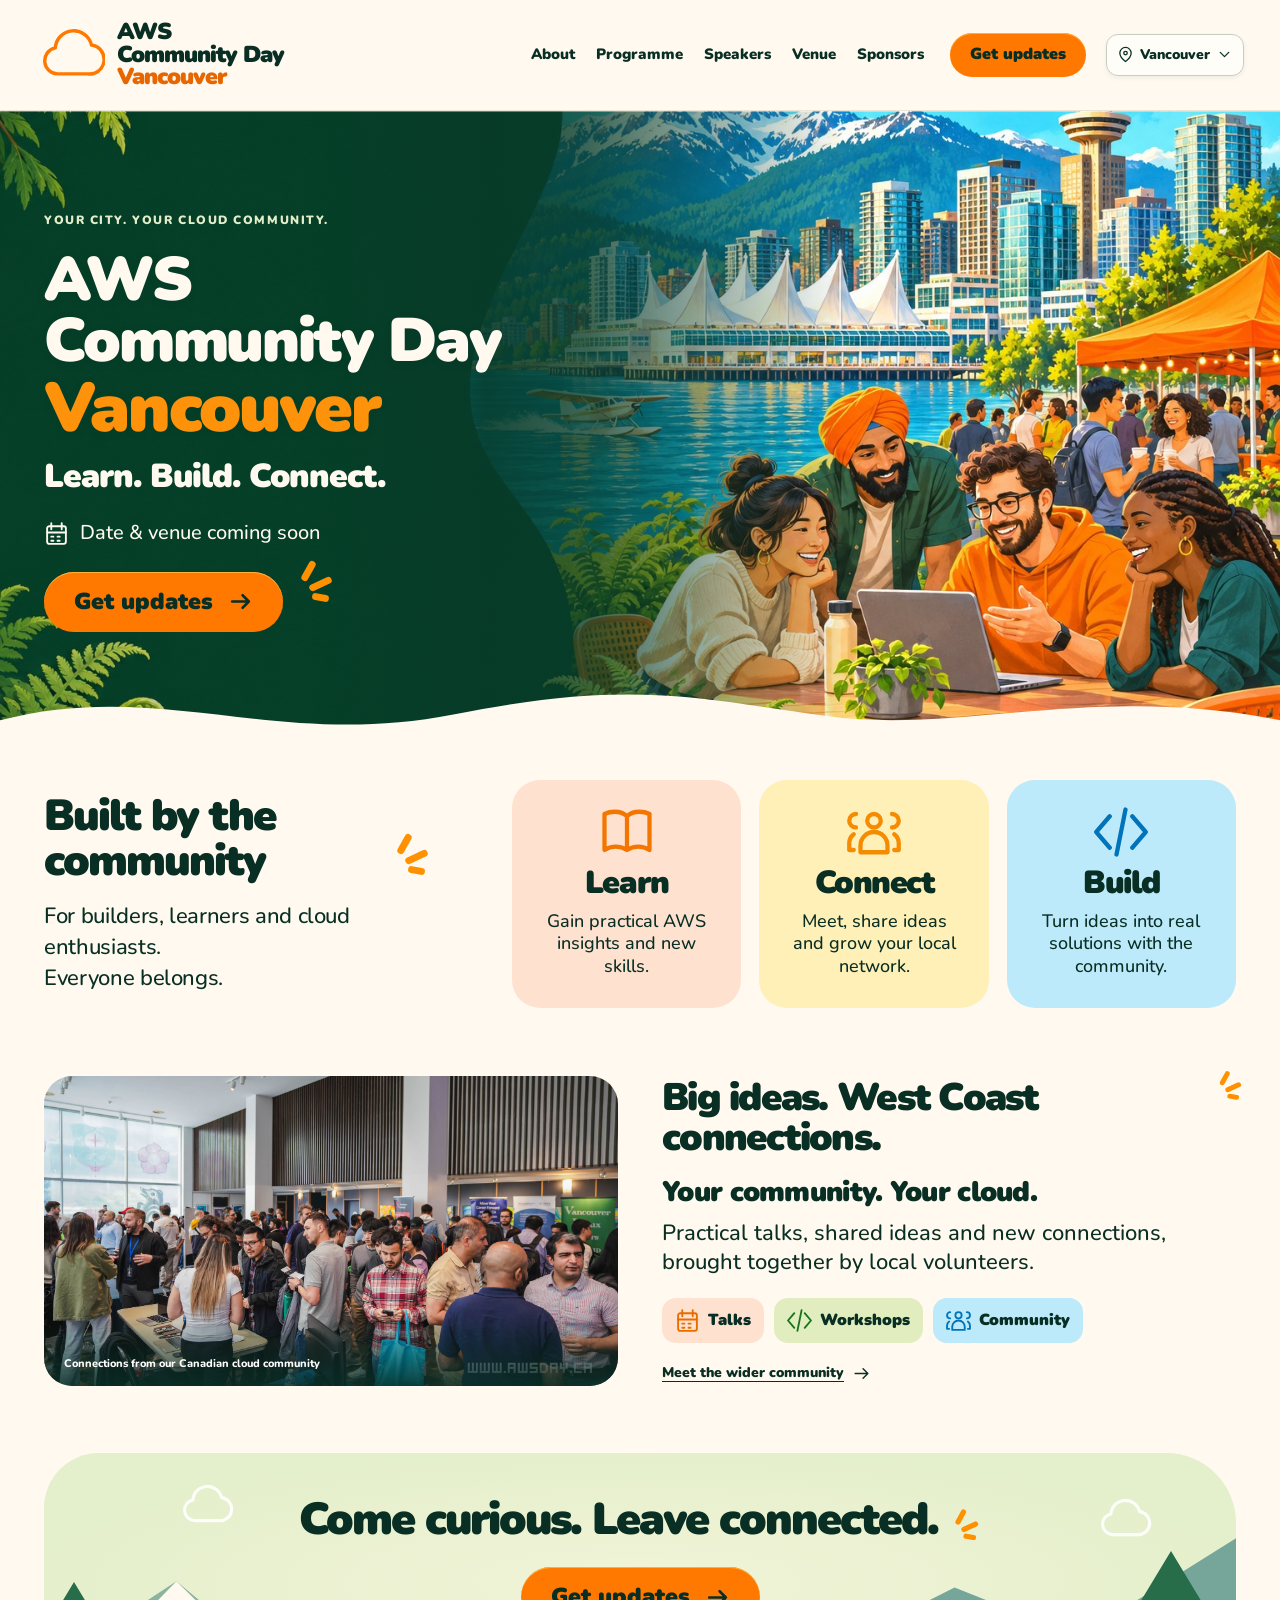
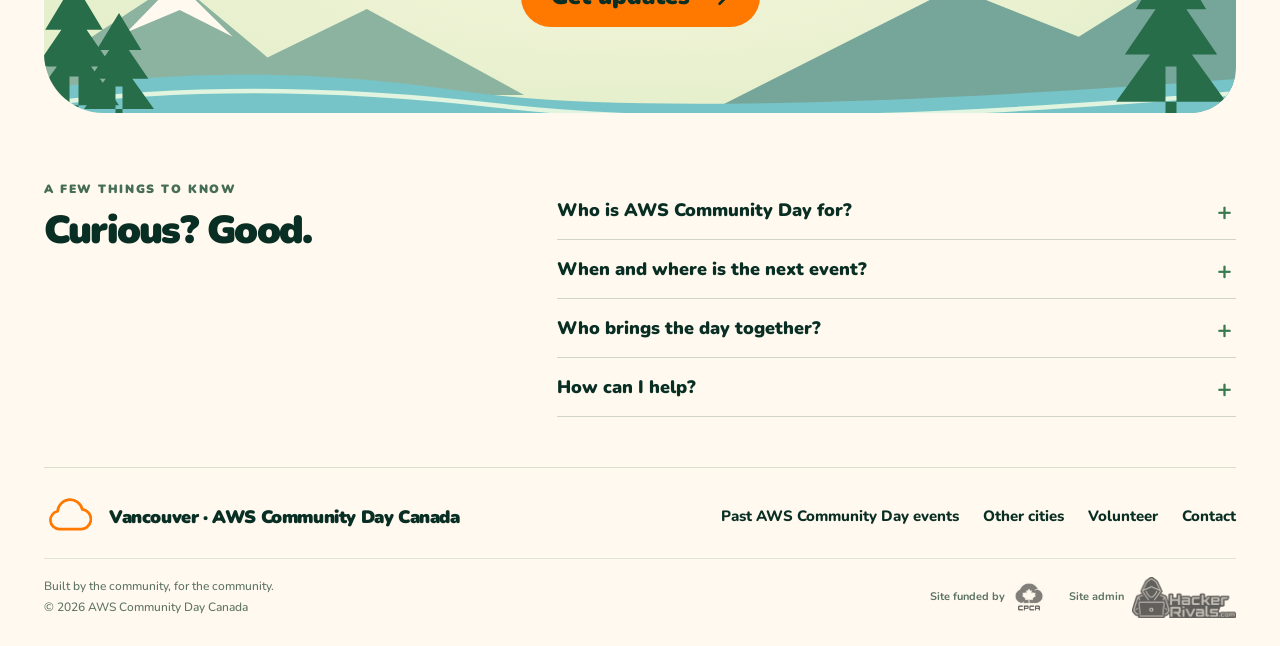
<file: index.html>
<!doctype html>
<html lang="en-CA">
<head>
<meta charset="utf-8">
<meta name="viewport" content="width=device-width,initial-scale=1">
<meta name="theme-color" content="#093b2b"><title>AWS Community Day Vancouver | Learn. Build. Connect.</title>
<meta name="description" content="Built by the community, for the community. Join AWS Community Day Vancouver for practical talks, shared ideas and new connections. Date and venue coming soon.">
<link rel="canonical" href="https://vancouver.awsday.ca/">
<meta property="og:type" content="website">
<meta property="og:title" content="AWS Community Day Vancouver">
<meta property="og:description" content="Learn. Build. Connect. Everyone belongs.">
<meta property="og:url" content="https://vancouver.awsday.ca/">
<meta property="og:image" content="https://vancouver.awsday.ca/assets/hero.jpg">
<meta name="twitter:card" content="summary_large_image">
<link rel="icon" href="favicon.svg" type="image/svg+xml">
<link rel="preload" href="assets/nunito-latin.woff2" as="font" type="font/woff2" crossorigin>
<link rel="preload" href="assets/hero.jpg" as="image" fetchpriority="high">
<link rel="stylesheet" href="styles.css?v=03cb0f2b4833">
<script src="app.js" defer></script></head>
<body data-city="vancouver"><a href="#main" class="skip-link">Skip to content</a>
<header class="site-header"><div class="header-inner"><a class="brand" href="#top" aria-label="AWS Community Day Vancouver home"><svg class="icon brand-cloud" viewBox="0 0 24 24" fill="none" stroke="currentColor" stroke-width="1.8" stroke-linecap="round" stroke-linejoin="round" aria-hidden="true"><path d="M7 19a5 5 0 0 1-.8-9.9A7 7 0 0 1 20 8a5.5 5.5 0 0 1-1.5 11Z"/></svg><span>AWS<br>Community Day<br><strong>Vancouver</strong></span></a>
<nav class="desktop-nav" aria-label="Main navigation"><a href="#about">About</a><button data-panel="programme" aria-haspopup="dialog" aria-controls="panel-programme">Programme</button><button data-panel="speakers" aria-haspopup="dialog" aria-controls="panel-speakers">Speakers</button><button data-panel="venue" aria-haspopup="dialog" aria-controls="panel-venue">Venue</button><button data-panel="sponsors" aria-haspopup="dialog" aria-controls="panel-sponsors">Sponsors</button></nav><div class="header-actions"><a class="button button-small header-updates" href="https://luma.com/awsvan" target="_blank" rel="noopener noreferrer">Get updates</a><div class="city-selector"><button class="city-switch" data-city-picker aria-expanded="false" aria-controls="city-options" aria-label="Change city, currently Vancouver"><svg class="icon " viewBox="0 0 24 24" fill="none" stroke="currentColor" stroke-width="1.8" stroke-linecap="round" stroke-linejoin="round" aria-hidden="true"><path d="M20 10c0 6-8 12-8 12S4 16 4 10a8 8 0 1 1 16 0Z"/><circle cx="12" cy="10" r="2.5"/></svg><span>Vancouver</span><svg class="icon " viewBox="0 0 24 24" fill="none" stroke="currentColor" stroke-width="1.8" stroke-linecap="round" stroke-linejoin="round" aria-hidden="true"><path d="m6 9 6 6 6-6"/></svg></button><nav id="city-options" class="city-dropdown" aria-label="Choose your city" hidden><a href="https://vancouver.awsday.ca/" aria-current="page"><span>Vancouver</span><span class="city-dropdown-current">Current city</span></a><a href="https://toronto.awsday.ca/"><span>Toronto</span></a><a href="https://victoria.awsday.ca/"><span>Victoria</span></a></nav></div><button class="menu-toggle" aria-expanded="false" aria-controls="mobile-nav" aria-label="Open navigation"><svg class="icon " viewBox="0 0 24 24" fill="none" stroke="currentColor" stroke-width="1.8" stroke-linecap="round" stroke-linejoin="round" aria-hidden="true"><path d="M3 6h18M3 12h18M3 18h18"/></svg></button></div></div>
<nav id="mobile-nav" class="mobile-nav" aria-label="Mobile navigation" hidden><a href="#about">About</a><button data-panel="programme" aria-haspopup="dialog" aria-controls="panel-programme">Programme</button><button data-panel="speakers" aria-haspopup="dialog" aria-controls="panel-speakers">Speakers</button><button data-panel="venue" aria-haspopup="dialog" aria-controls="panel-venue">Venue</button><button data-panel="sponsors" aria-haspopup="dialog" aria-controls="panel-sponsors">Sponsors</button><a href="https://luma.com/awsvan" target="_blank" rel="noopener noreferrer">Get updates</a></nav></header>
<main id="main">
<section id="top" class="hero" aria-labelledby="hero-title"><img class="hero-art" src="assets/hero.jpg" width="1536" height="1024" alt="Illustrated Vancouver waterfront with Canada Place, mountains and a community of builders" fetchpriority="high"><div class="hero-inner"><div class="hero-copy"><span class="hero-kicker">Your city. Your cloud community.</span><h1 id="hero-title">AWS<br>Community Day<br><span>Vancouver</span></h1><p class="hero-tagline">Learn. Build. Connect.</p><p class="event-status"><svg class="icon " viewBox="0 0 24 24" fill="none" stroke="currentColor" stroke-width="1.8" stroke-linecap="round" stroke-linejoin="round" aria-hidden="true"><rect x="3" y="5" width="18" height="17" rx="2"/><path d="M7 2v6m10-6v6M3 11h18M7 15h2m4 0h2m-8 4h2m4 0h2"/></svg> Date & venue coming soon</p><div class="hero-cta"><a class="button button-large" href="https://luma.com/awsvan" target="_blank" rel="noopener noreferrer">Get updates <svg class="icon " viewBox="0 0 24 24" fill="none" stroke="currentColor" stroke-width="1.8" stroke-linecap="round" stroke-linejoin="round" aria-hidden="true"><path d="M4 12h16m-6-6 6 6-6 6"/></svg></a><span class="sparks" aria-hidden="true"><i></i><i></i><i></i></span></div></div></div><svg class="hero-wave" viewBox="0 0 1440 55" preserveAspectRatio="none" aria-hidden="true"><path d="M0 35C180-15 310 70 510 28S780 8 930 30 1230-10 1440 35V55H0Z" fill="#fff9ef"/></svg></section>
<section id="about" class="community-section content-width" aria-labelledby="community-title"><div class="community-intro"><h2 id="community-title">Built by the<br>community<span class="sparks" aria-hidden="true"><i></i><i></i><i></i></span></h2><p>For builders, learners and cloud enthusiasts.<br>Everyone belongs.</p></div><div class="pillars">
<article class="pillar learn"><svg class="icon " viewBox="0 0 24 24" fill="none" stroke="currentColor" stroke-width="1.8" stroke-linecap="round" stroke-linejoin="round" aria-hidden="true"><path d="M12 5C9 2 4 3 2 4v16c3-2 7-2 10 0 3-2 7-2 10 0V4c-2-1-7-2-10 1Zm0 0v15"/></svg><h3>Learn</h3><p>Gain practical AWS insights and new skills.</p></article>
<article class="pillar connect"><svg class="icon " viewBox="0 0 24 24" fill="none" stroke="currentColor" stroke-width="1.8" stroke-linecap="round" stroke-linejoin="round" aria-hidden="true"><circle cx="12" cy="7" r="3"/><path d="M6 21v-3a6 6 0 0 1 12 0v3ZM4 4a3 3 0 0 0 0 6M20 4a3 3 0 0 1 0 6M3 13a5 5 0 0 0-2 4v3h2m18-7a5 5 0 0 1 2 4v3h-2"/></svg><h3>Connect</h3><p>Meet, share ideas and grow your local network.</p></article>
<article class="pillar build"><svg class="icon " viewBox="0 0 24 24" fill="none" stroke="currentColor" stroke-width="1.8" stroke-linecap="round" stroke-linejoin="round" aria-hidden="true"><path d="m7 5-6 7 6 7m10-14 6 7-6 7M14 2l-4 20"/></svg><h3>Build</h3><p>Turn ideas into real solutions with the community.</p></article></div></section>
<section class="story-section content-width" aria-labelledby="story-title">
<figure class="community-photo"><img src="assets/community.jpg" width="3600" height="2400" loading="lazy" alt="Cloud community members meeting and sharing ideas at a previous Canadian event"><figcaption>Connections from our Canadian cloud community</figcaption></figure><div class="story-copy"><h2 id="story-title">Big ideas. West Coast connections.<span class="sparks" aria-hidden="true"><i></i><i></i><i></i></span></h2><h3>Your community. Your cloud.</h3><p>Practical talks, shared ideas and new connections, brought together by local volunteers.</p><div class="activity-tags"><button class="tag talks" data-panel="programme" aria-haspopup="dialog" aria-controls="panel-programme"><svg class="icon " viewBox="0 0 24 24" fill="none" stroke="currentColor" stroke-width="1.8" stroke-linecap="round" stroke-linejoin="round" aria-hidden="true"><rect x="3" y="5" width="18" height="17" rx="2"/><path d="M7 2v6m10-6v6M3 11h18M7 15h2m4 0h2m-8 4h2m4 0h2"/></svg> Talks</button><button class="tag workshops" data-panel="programme" aria-haspopup="dialog" aria-controls="panel-programme"><svg class="icon " viewBox="0 0 24 24" fill="none" stroke="currentColor" stroke-width="1.8" stroke-linecap="round" stroke-linejoin="round" aria-hidden="true"><path d="m7 5-6 7 6 7m10-14 6 7-6 7M14 2l-4 20"/></svg> Workshops</button><button class="tag community" data-panel="volunteer" aria-haspopup="dialog" aria-controls="panel-volunteer"><svg class="icon " viewBox="0 0 24 24" fill="none" stroke="currentColor" stroke-width="1.8" stroke-linecap="round" stroke-linejoin="round" aria-hidden="true"><circle cx="12" cy="7" r="3"/><path d="M6 21v-3a6 6 0 0 1 12 0v3ZM4 4a3 3 0 0 0 0 6M20 4a3 3 0 0 1 0 6M3 13a5 5 0 0 0-2 4v3h2m18-7a5 5 0 0 1 2 4v3h-2"/></svg> Community</button></div><a class="text-link" href="https://canadiancloud.org/" target="_blank" rel="noopener noreferrer">Meet the wider community <svg class="icon " viewBox="0 0 24 24" fill="none" stroke="currentColor" stroke-width="1.8" stroke-linecap="round" stroke-linejoin="round" aria-hidden="true"><path d="M4 12h16m-6-6 6 6-6 6"/></svg></a></div></section>
<section class="join-section content-width" aria-labelledby="join-title"><div class="join-landscape" aria-hidden="true"><svg viewBox="0 0 1440 290" preserveAspectRatio="none"><path d="M0 240 160 143 270 228 390 174 580 270H0Z" fill="#8cb3a0"/><path d="m100 200 60-57 68 62-64-30Z" fill="#fff9ef"/><path d="M800 290 1100 150 1250 205 1440 95V290Z" fill="#76a59a"/><path d="M0 263Q250 230 500 265T1440 252V290H0Z" fill="#76c4c7"/><path d="M0 280Q250 250 550 282T1440 268" stroke="#e1f4df" stroke-width="5" fill="none"/></svg><svg class="pine pine-one" viewBox="0 0 100 160" fill="currentColor"><path d="M45 105h10v55H45zM50 0 18 53h18L8 94h23L0 137h100L69 94h23L64 53h18Z"/></svg><svg class="pine pine-two" viewBox="0 0 100 160" fill="currentColor"><path d="M45 105h10v55H45zM50 0 18 53h18L8 94h23L0 137h100L69 94h23L64 53h18Z"/></svg><svg class="pine pine-three" viewBox="0 0 100 160" fill="currentColor"><path d="M45 105h10v55H45zM50 0 18 53h18L8 94h23L0 137h100L69 94h23L64 53h18Z"/></svg><svg class="icon landscape-cloud cloud-one" viewBox="0 0 24 24" fill="none" stroke="currentColor" stroke-width="1.8" stroke-linecap="round" stroke-linejoin="round" aria-hidden="true"><path d="M7 19a5 5 0 0 1-.8-9.9A7 7 0 0 1 20 8a5.5 5.5 0 0 1-1.5 11Z"/></svg><svg class="icon landscape-cloud cloud-two" viewBox="0 0 24 24" fill="none" stroke="currentColor" stroke-width="1.8" stroke-linecap="round" stroke-linejoin="round" aria-hidden="true"><path d="M7 19a5 5 0 0 1-.8-9.9A7 7 0 0 1 20 8a5.5 5.5 0 0 1-1.5 11Z"/></svg></div><div class="join-copy"><h2 id="join-title">Come curious.<br class="mobile-break"> Leave connected.<span class="sparks" aria-hidden="true"><i></i><i></i><i></i></span></h2><a class="button button-large" href="https://luma.com/awsvan" target="_blank" rel="noopener noreferrer">Get updates <svg class="icon " viewBox="0 0 24 24" fill="none" stroke="currentColor" stroke-width="1.8" stroke-linecap="round" stroke-linejoin="round" aria-hidden="true"><path d="M4 12h16m-6-6 6 6-6 6"/></svg></a></div></section>
<section class="faq-section content-width" aria-labelledby="faq-title"><div class="faq-heading"><span class="eyebrow">A few things to know</span><h2 id="faq-title">Curious? Good.</h2></div><div class="faq-items">
<details><summary>Who is AWS Community Day for?</summary><p>Developers, architects, students, cloud enthusiasts and anyone curious about AWS. Whether you’re just starting or have been building for years, you’re welcome here.</p></details>
<details><summary>When and where is the next event?</summary><p>The date and venue for Vancouver are coming soon. Confirmed details, tickets, speakers and the programme will be published here.</p></details>
<details><summary>Who brings the day together?</summary><p>Local community volunteers, as part of the Canadian Public Cloud Association community. It’s a day to learn from each other and make meaningful connections.</p></details>
<details><summary>How can I help?</summary><p>Attend an <a href="https://luma.com/awsvan" target="_blank" rel="noopener noreferrer">AWS Vancouver meetup event</a> to get to know the community and connect with the local leaders about getting involved. Calls for speakers and sponsors will be announced soon.</p></details></div></section></main>
<footer class="site-footer content-width"><div class="footer-top"><a class="footer-brand" href="https://awsday.ca/"><svg class="icon " viewBox="0 0 24 24" fill="none" stroke="currentColor" stroke-width="1.8" stroke-linecap="round" stroke-linejoin="round" aria-hidden="true"><path d="M7 19a5 5 0 0 1-.8-9.9A7 7 0 0 1 20 8a5.5 5.5 0 0 1-1.5 11Z"/></svg><span>Vancouver · AWS Community Day Canada</span></a>
<nav aria-label="Footer navigation"><a href="past-events/">Past AWS Community Day events</a><button data-city-picker aria-expanded="false" aria-controls="city-options">Other cities</button><button data-panel="volunteer" aria-haspopup="dialog" aria-controls="panel-volunteer">Volunteer</button><button data-panel="contact" aria-haspopup="dialog" aria-controls="panel-contact">Contact</button></nav></div><div class="footer-bottom"><div class="footer-notes"><span>Built by the community, for the community.</span><span>© 2026 AWS Community Day Canada</span></div><div class="footer-credits" aria-label="Site credits"><a class="footer-credit" href="https://canadiancloud.org/" target="_blank" rel="noopener noreferrer" aria-label="Site funded by CPCA, Canadian Public Cloud Association"><span>Site funded by</span><img class="cpca-logo" src="assets/cpca-logo.png" alt="CPCA" width="102" height="102" loading="lazy"></a><a class="footer-credit" href="https://hackerrivals.com/" target="_blank" rel="noopener noreferrer" aria-label="Site admin: HackerRivals"><span>Site admin</span><img class="hackerrivals-logo" src="assets/hackerrivals-logo.png" alt="HackerRivals" width="867" height="347" loading="lazy"></a></div></div></footer>

<dialog id="panel-programme" aria-labelledby="title-programme"><button class="dialog-close" aria-label="Close dialog"><svg class="icon " viewBox="0 0 24 24" fill="none" stroke="currentColor" stroke-width="1.8" stroke-linecap="round" stroke-linejoin="round" aria-hidden="true"><path d="m5 5 14 14M19 5 5 19"/></svg></button><span class="eyebrow">Programme</span><h2 id="title-programme">A day for curious minds.</h2><p>Practical talks, shared ideas and space to meet other builders. The Vancouver programme and session times will be published once confirmed.</p><div class="panel-list"><p><svg class="icon " viewBox="0 0 24 24" fill="none" stroke="currentColor" stroke-width="1.8" stroke-linecap="round" stroke-linejoin="round" aria-hidden="true"><path d="M12 5C9 2 4 3 2 4v16c3-2 7-2 10 0 3-2 7-2 10 0V4c-2-1-7-2-10 1Zm0 0v15"/></svg> Learn from the people building in the cloud.</p><p><svg class="icon " viewBox="0 0 24 24" fill="none" stroke="currentColor" stroke-width="1.8" stroke-linecap="round" stroke-linejoin="round" aria-hidden="true"><path d="m7 5-6 7 6 7m10-14 6 7-6 7M14 2l-4 20"/></svg> Explore ideas you can put into practice.</p><p><svg class="icon " viewBox="0 0 24 24" fill="none" stroke="currentColor" stroke-width="1.8" stroke-linecap="round" stroke-linejoin="round" aria-hidden="true"><circle cx="12" cy="7" r="3"/><path d="M6 21v-3a6 6 0 0 1 12 0v3ZM4 4a3 3 0 0 0 0 6M20 4a3 3 0 0 1 0 6M3 13a5 5 0 0 0-2 4v3h2m18-7a5 5 0 0 1 2 4v3h-2"/></svg> Make time for conversations and connections.</p></div><p class="status-line">Full programme coming soon</p></dialog>
<dialog id="panel-speakers" aria-labelledby="title-speakers"><button class="dialog-close" aria-label="Close dialog"><svg class="icon " viewBox="0 0 24 24" fill="none" stroke="currentColor" stroke-width="1.8" stroke-linecap="round" stroke-linejoin="round" aria-hidden="true"><path d="m5 5 14 14M19 5 5 19"/></svg></button><span class="eyebrow">Speakers</span><h2 id="title-speakers">Community voices. Real experience.</h2><p>A call for speakers will be announced soon.</p><p>In the meantime, attend an <a href="https://luma.com/awsvan" target="_blank" rel="noopener noreferrer">AWS Vancouver meetup event</a> to get to know the community and connect with the local leaders.</p></dialog>
<dialog id="panel-venue" aria-labelledby="title-venue"><button class="dialog-close" aria-label="Close dialog"><svg class="icon " viewBox="0 0 24 24" fill="none" stroke="currentColor" stroke-width="1.8" stroke-linecap="round" stroke-linejoin="round" aria-hidden="true"><path d="m5 5 14 14M19 5 5 19"/></svg></button><span class="eyebrow">Date & venue</span><h2 id="title-venue">See you in Vancouver.</h2><p>The date and venue for the next AWS Community Day Vancouver will be announced here.</p><p>Once confirmed, you’ll find the address, transport options and accessibility information in this space.</p><p class="status-line">Date & venue coming soon</p></dialog>
<dialog id="panel-sponsors" aria-labelledby="title-sponsors"><button class="dialog-close" aria-label="Close dialog"><svg class="icon " viewBox="0 0 24 24" fill="none" stroke="currentColor" stroke-width="1.8" stroke-linecap="round" stroke-linejoin="round" aria-hidden="true"><path d="m5 5 14 14M19 5 5 19"/></svg></button><span class="eyebrow">Partners & sponsors</span><h2 id="title-sponsors">Help the community build.</h2><p>A call for sponsors will be announced soon.</p><p>In the meantime, attend an <a href="https://luma.com/awsvan" target="_blank" rel="noopener noreferrer">AWS Vancouver meetup event</a> to get to know the community and connect with the local leaders.</p></dialog>
<dialog id="panel-volunteer" aria-labelledby="title-volunteer"><button class="dialog-close" aria-label="Close dialog"><svg class="icon " viewBox="0 0 24 24" fill="none" stroke="currentColor" stroke-width="1.8" stroke-linecap="round" stroke-linejoin="round" aria-hidden="true"><path d="m5 5 14 14M19 5 5 19"/></svg></button><span class="eyebrow">Volunteer</span><h2 id="title-volunteer">Built together. By people like you.</h2><p>AWS Community Day is brought together by local volunteers. Help welcome attendees, support speakers or bring your own skills to the organizing team in Vancouver.</p><a class="button" href="mailto:info@awsday.ca?subject=AWS%20Community%20Day%20Vancouver%3A%20Volunteer%20interest">Get involved <svg class="icon " viewBox="0 0 24 24" fill="none" stroke="currentColor" stroke-width="1.8" stroke-linecap="round" stroke-linejoin="round" aria-hidden="true"><path d="M20 4a5 5 0 0 0-8 1 5 5 0 0 0-8-1c-7 6 8 17 8 17S27 10 20 4Z"/></svg></a></dialog>

<dialog id="panel-contact" aria-labelledby="title-contact"><button class="dialog-close" aria-label="Close dialog"><svg class="icon " viewBox="0 0 24 24" fill="none" stroke="currentColor" stroke-width="1.8" stroke-linecap="round" stroke-linejoin="round" aria-hidden="true"><path d="m5 5 14 14M19 5 5 19"/></svg></button><span class="eyebrow">Contact</span><h2 id="title-contact">Let’s start a conversation.</h2><p>Questions about AWS Community Day Vancouver? Get in touch with the organizing team.</p><a class="button" href="mailto:info@awsday.ca?subject=AWS%20Community%20Day%20Vancouver%3A%20General%20enquiry"><svg class="icon " viewBox="0 0 24 24" fill="none" stroke="currentColor" stroke-width="1.8" stroke-linecap="round" stroke-linejoin="round" aria-hidden="true"><rect x="2" y="4" width="20" height="16" rx="2"/><path d="m2 6 10 7L22 6"/></svg> info@awsday.ca</a><p class="panel-note">Part of the <a href="https://canadiancloud.org/" target="_blank" rel="noopener noreferrer">Canadian Public Cloud Association</a> community.</p></dialog>
</body></html>
</file>
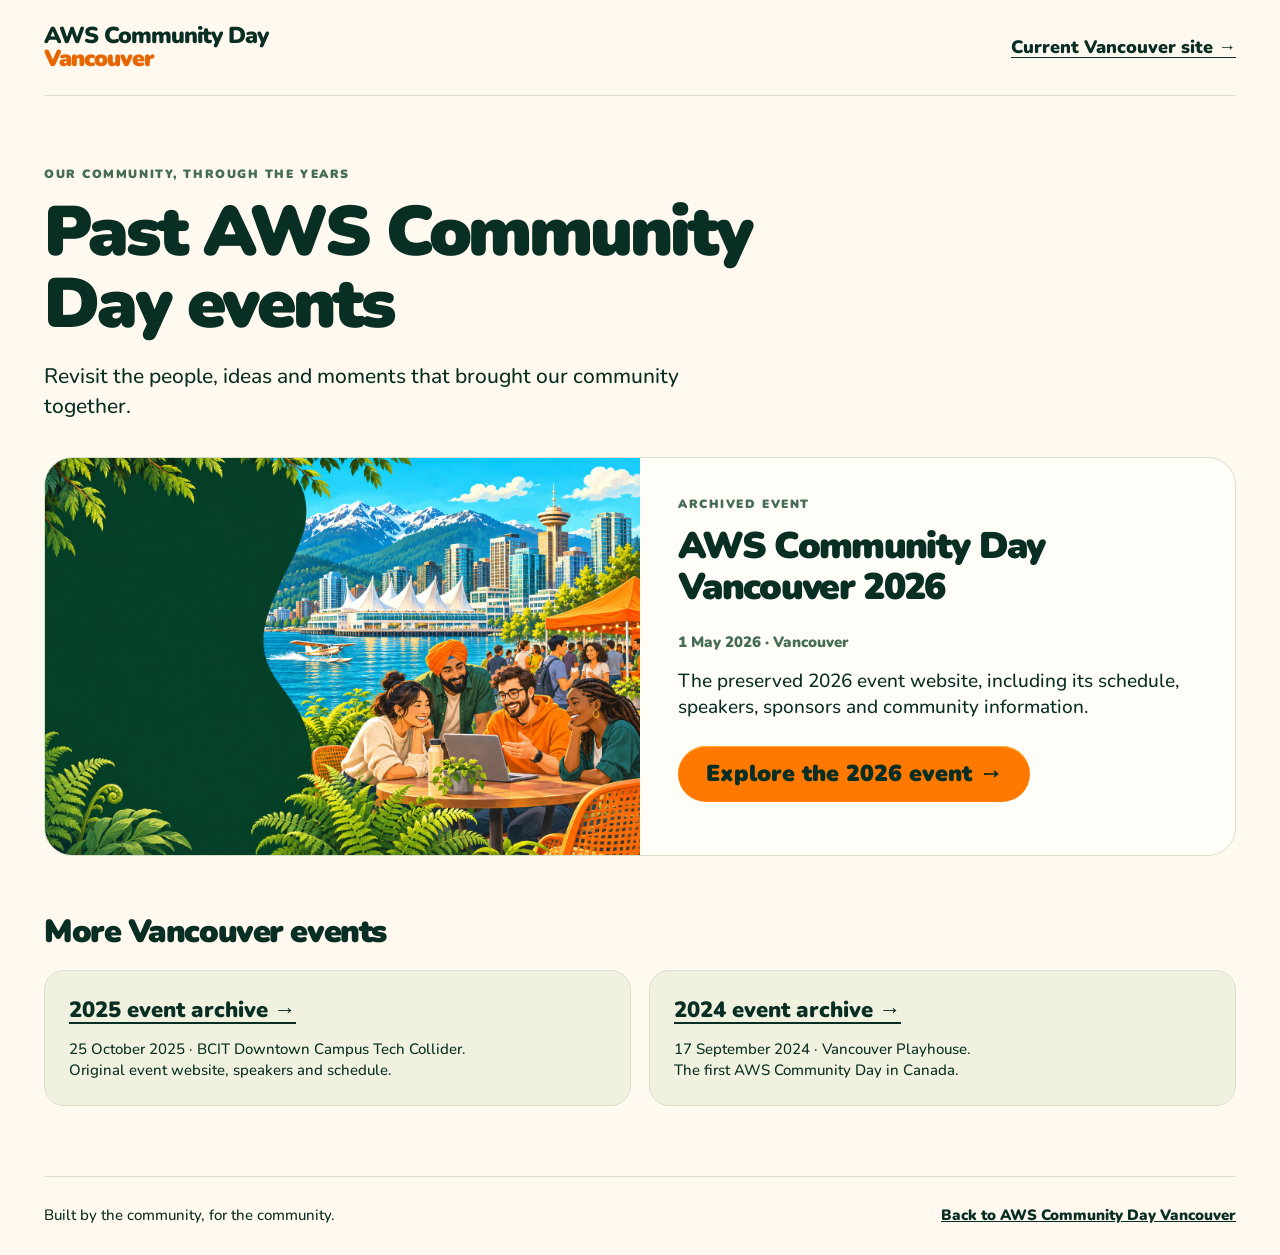
<file: past-events/index.html>
<!doctype html>
<html lang="en-CA">
<head>
<meta charset="utf-8"><meta name="viewport" content="width=device-width,initial-scale=1">
<title>Past AWS Community Day events | Vancouver</title>
<meta name="description" content="Explore past AWS Community Day events, including the archived Vancouver 2026 event website, schedule, speakers and sponsors.">
<link rel="canonical" href="https://vancouver.awsday.ca/past-events/">
<link rel="icon" href="../favicon.svg" type="image/svg+xml"><link rel="stylesheet" href="../styles.css">
<style>
.archive-header{display:flex;justify-content:space-between;align-items:center;gap:24px;padding:25px 0;border-bottom:1px solid #d8dfcb}.archive-header a{font-weight:900;text-underline-offset:4px}.archive-heading{padding:70px 0 36px;max-width:800px}.archive-heading h1{font-size:clamp(40px,6vw,70px);margin:14px 0 22px}.archive-heading p{font-size:21px;max-width:650px}.archive-feature{display:grid;grid-template-columns:1fr 1fr;overflow:hidden;border:1px solid #d8dfcb;border-radius:28px;background:#fffdf8;margin:0 0 60px}.archive-feature img{width:100%;height:100%;min-height:320px;object-fit:cover;object-position:75% center}.archive-feature-copy{padding:38px}.archive-feature h2{font-size:37px;line-height:1.1;margin:12px 0 20px}.archive-feature p{font-size:19px;margin:14px 0 25px}.archive-date{font-size:15px;font-weight:900;color:#466d55}.archive-older{margin-bottom:70px}.archive-older h2{font-size:32px;margin-bottom:22px}.archive-older ul{list-style:none;padding:0;display:grid;grid-template-columns:1fr 1fr;gap:18px}.archive-older li{padding:24px;border:1px solid #d8dfcb;border-radius:20px;background:#f0f2df}.archive-older a{font-size:22px;font-weight:900;text-underline-offset:5px}.archive-older p{font-size:15px;margin-top:12px}.archive-foot{padding:28px 0;border-top:1px solid #d8dfcb;display:flex;justify-content:space-between;gap:18px;flex-wrap:wrap;font-size:15px}.archive-foot a{font-weight:900}@media(max-width:760px){.archive-header{gap:16px}.archive-header .brand{font-size:16px}.archive-header>a:last-child{font-size:14px;text-align:right}.archive-heading{padding-top:42px}.archive-feature{grid-template-columns:1fr}.archive-feature img{height:240px;min-height:0}.archive-feature-copy{padding:27px}.archive-feature h2{font-size:32px}.archive-older ul{grid-template-columns:1fr}.archive-feature .button{font-size:18px;padding:15px 20px}}
</style></head>
<body><a class="skip-link" href="#main">Skip to content</a>
<header class="archive-header content-width"><a class="brand" href="../" aria-label="AWS Community Day Vancouver home"><span>AWS Community Day<br><strong>Vancouver</strong></span></a><a href="../">Current Vancouver site &rarr;</a></header>
<main id="main" class="content-width"><div class="archive-heading"><span class="eyebrow">Our community, through the years</span><h1>Past AWS Community Day events</h1><p>Revisit the people, ideas and moments that brought our community together.</p></div>
<article class="archive-feature"><img src="../assets/hero.jpg" alt="Illustrated Vancouver waterfront and cloud community" width="1536" height="1024"><div class="archive-feature-copy"><span class="eyebrow">Archived event</span><h2>AWS Community Day Vancouver 2026</h2><span class="archive-date">1 May 2026 &middot; Vancouver</span><p>The preserved 2026 event website, including its schedule, speakers, sponsors and community information.</p><a class="button" href="2026/">Explore the 2026 event &rarr;</a></div></article>
<section class="archive-older" aria-labelledby="earlier-title"><h2 id="earlier-title">More Vancouver events</h2><ul><li><a href="2025/">2025 event archive &rarr;</a><p>25 October 2025 &middot; BCIT Downtown Campus Tech Collider.<br>Original event website, speakers and schedule.</p></li><li><a href="2024/">2024 event archive &rarr;</a><p>17 September 2024 &middot; Vancouver Playhouse.<br>The first AWS Community Day in Canada.</p></li></ul></section></main>
<footer class="archive-foot content-width"><span>Built by the community, for the community.</span><a href="../">Back to AWS Community Day Vancouver</a></footer></body></html>
</file>
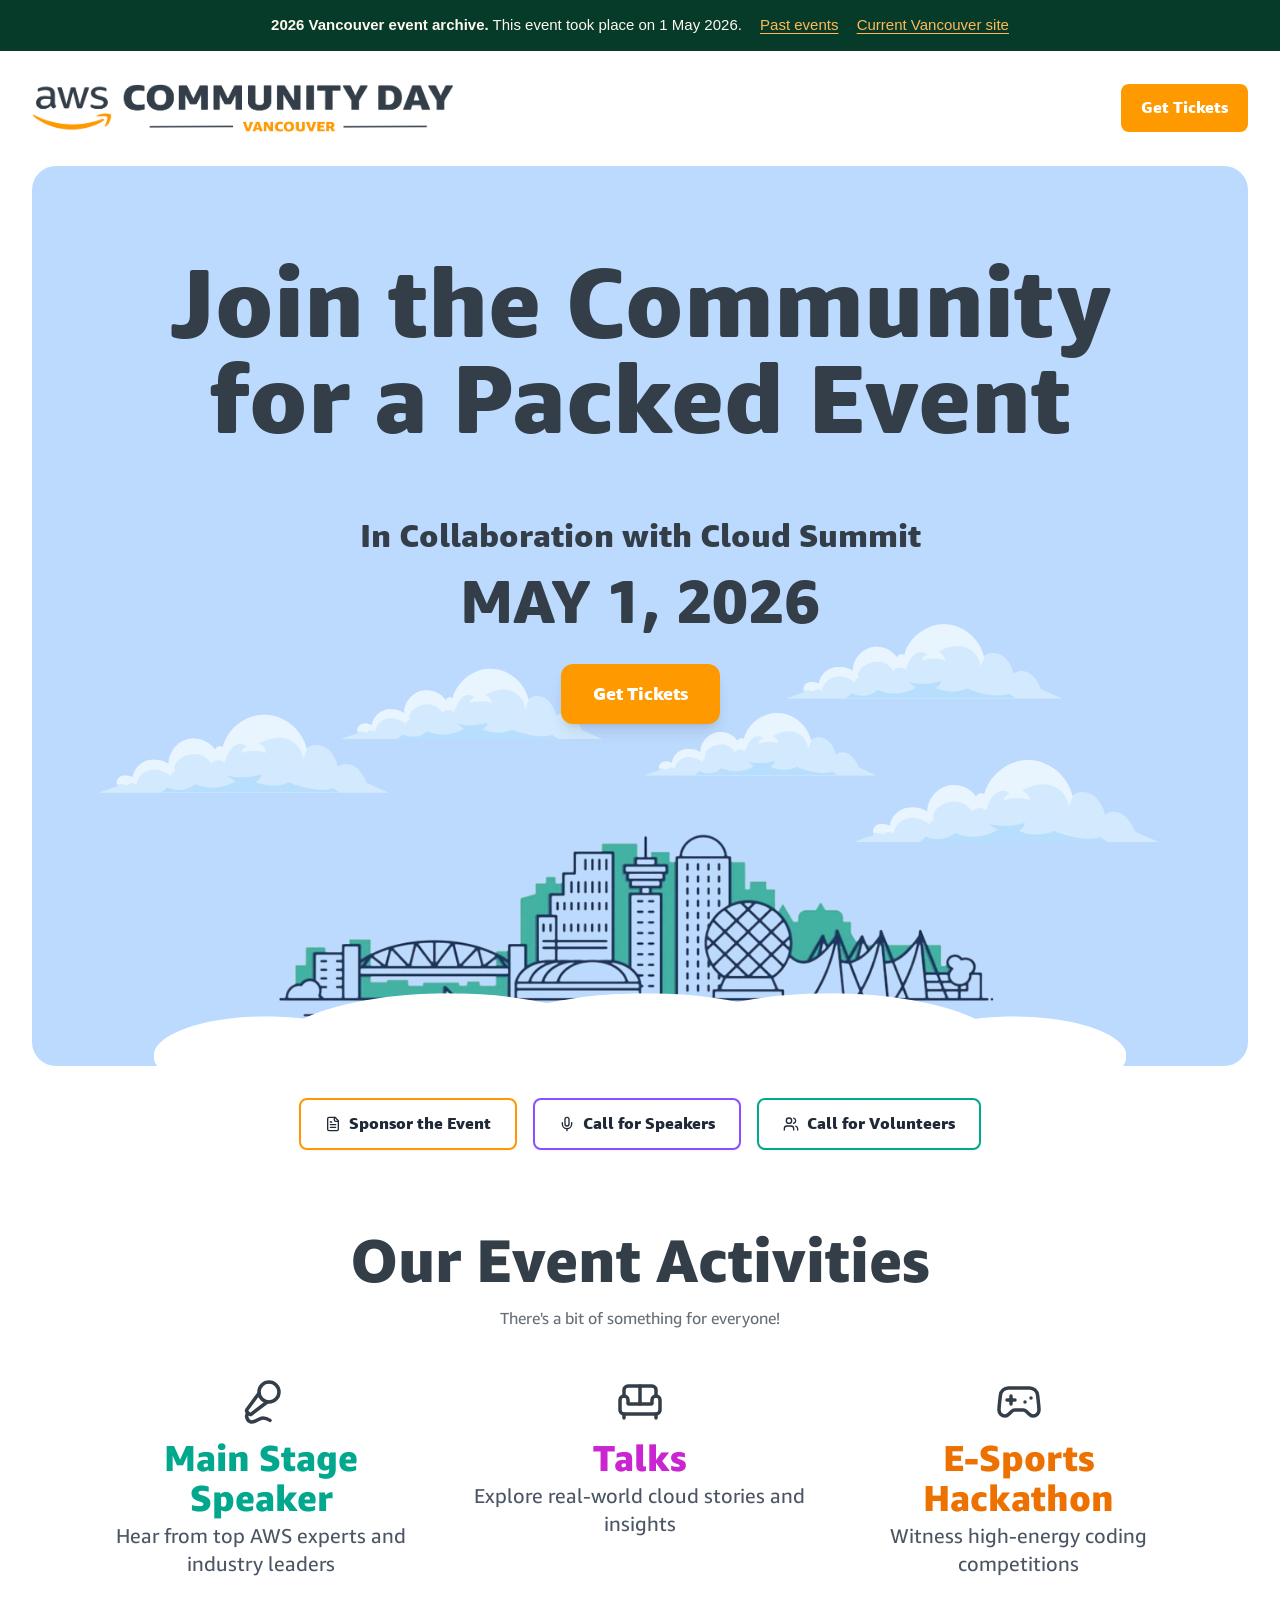
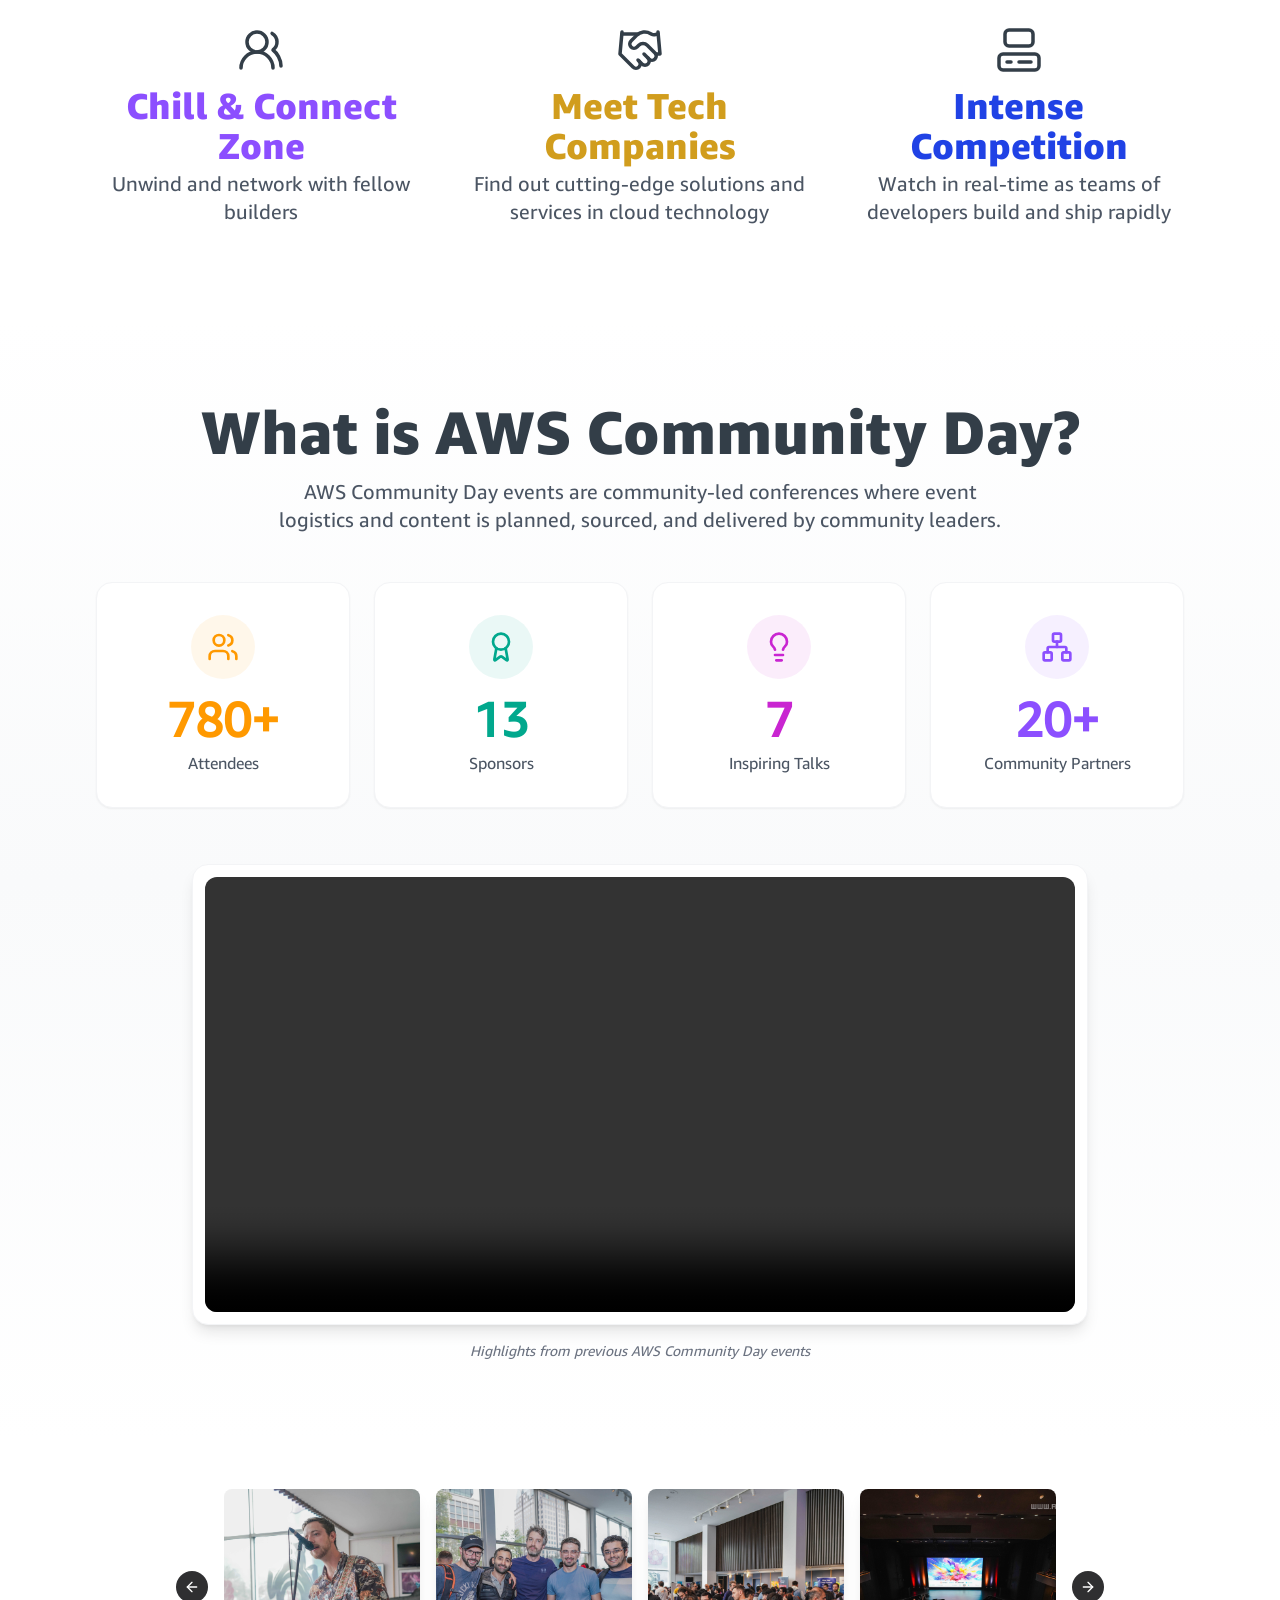
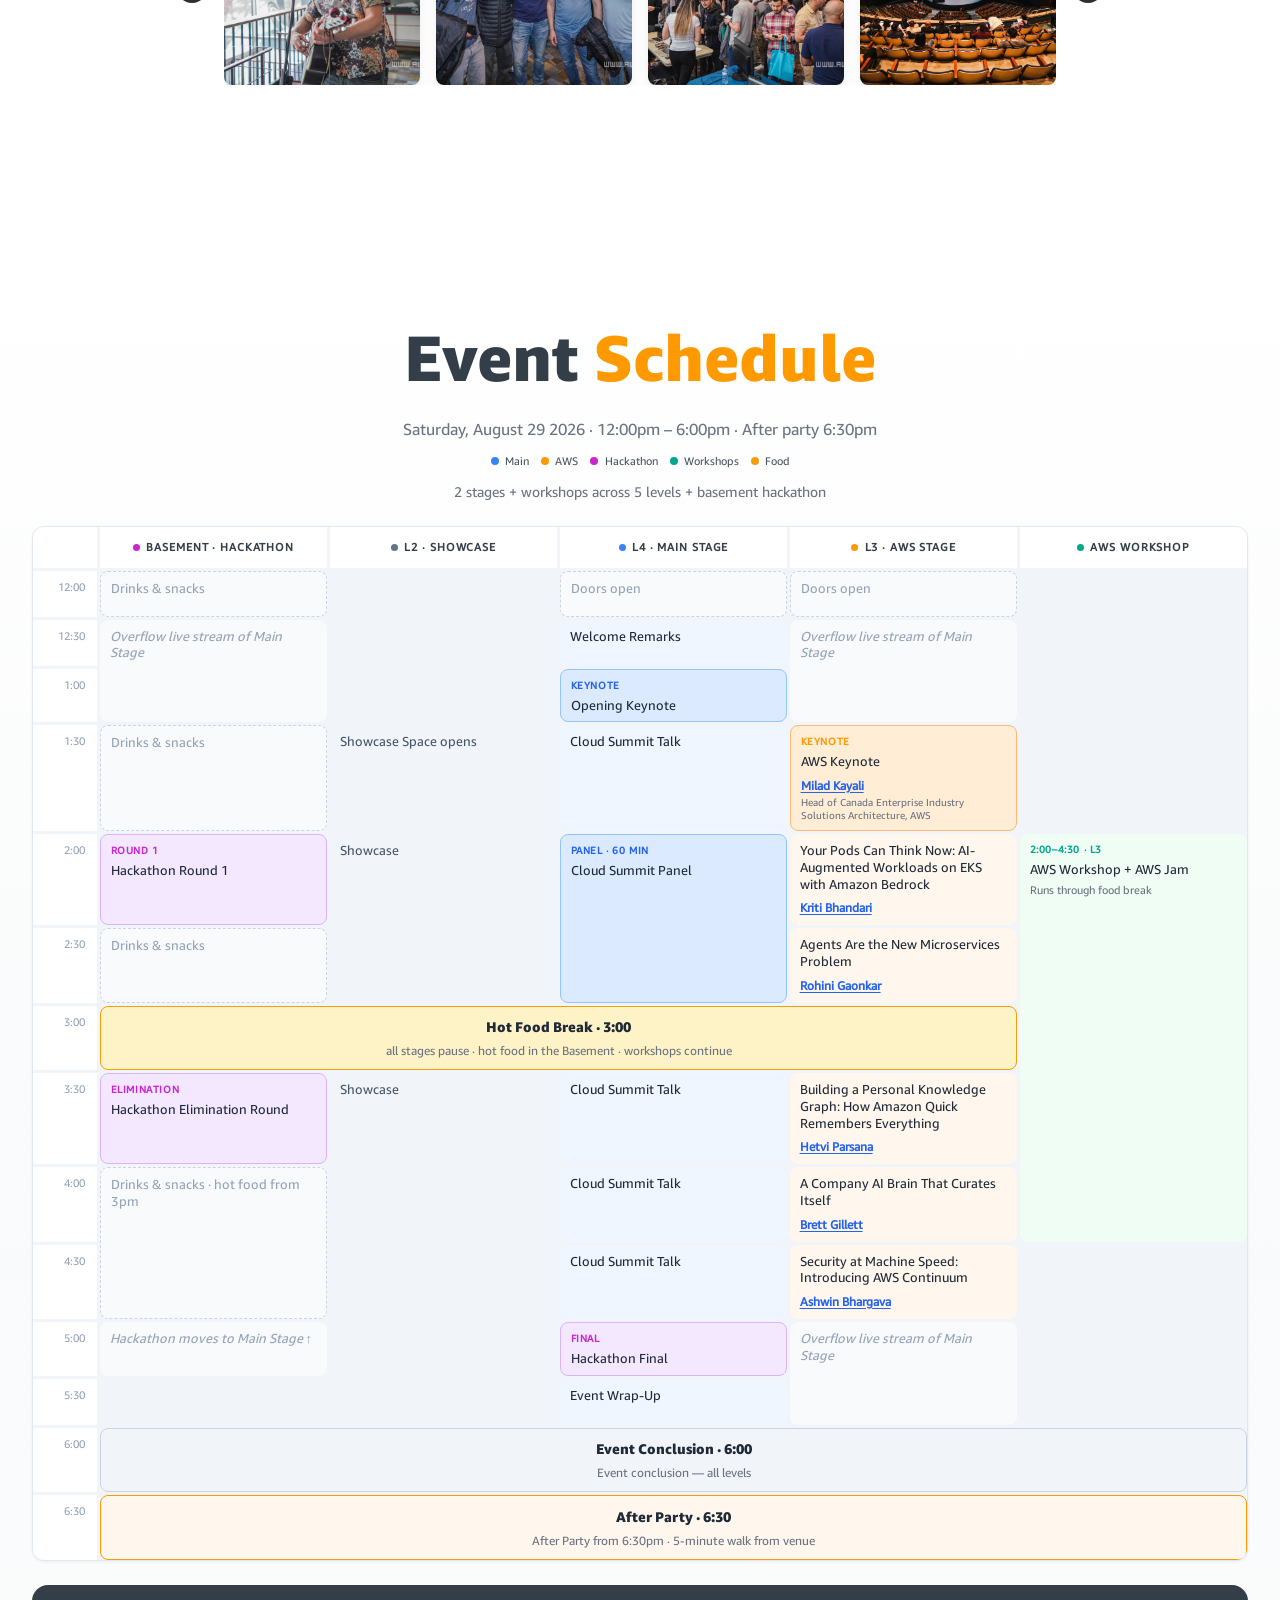
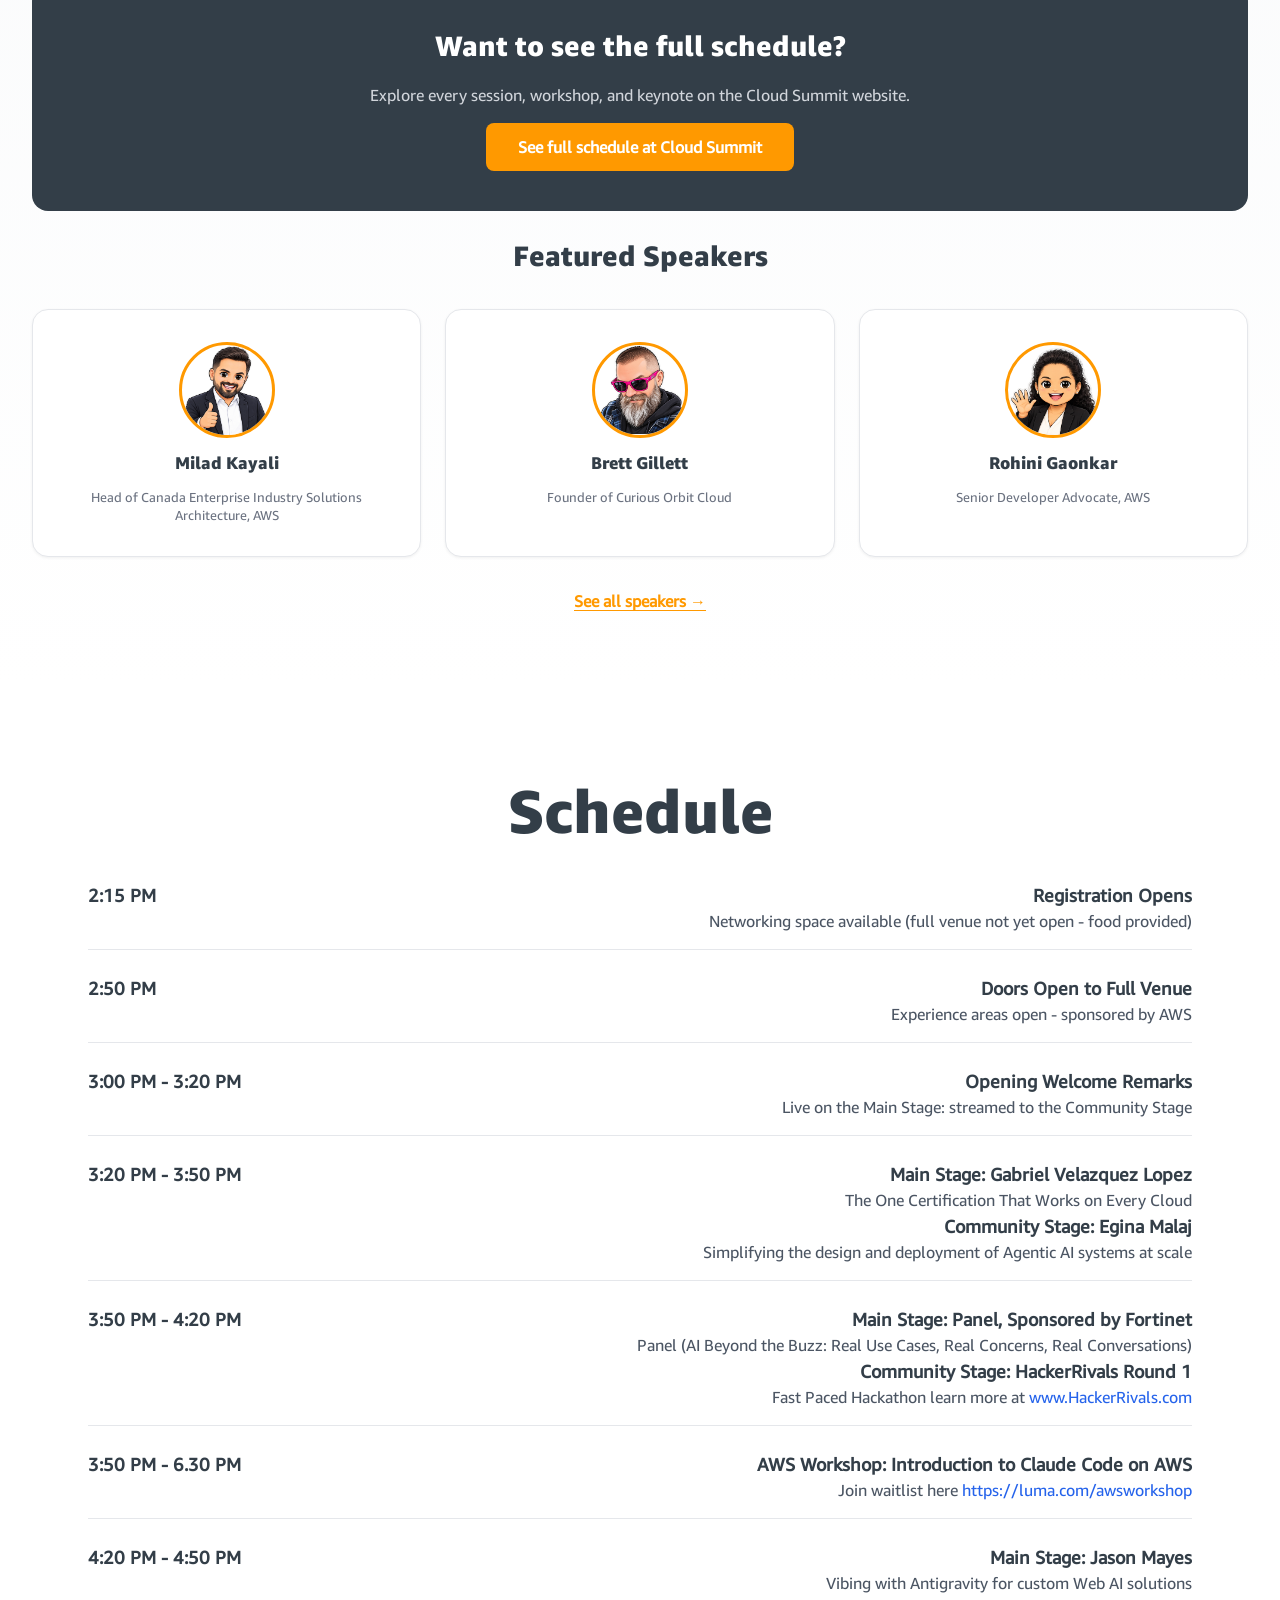
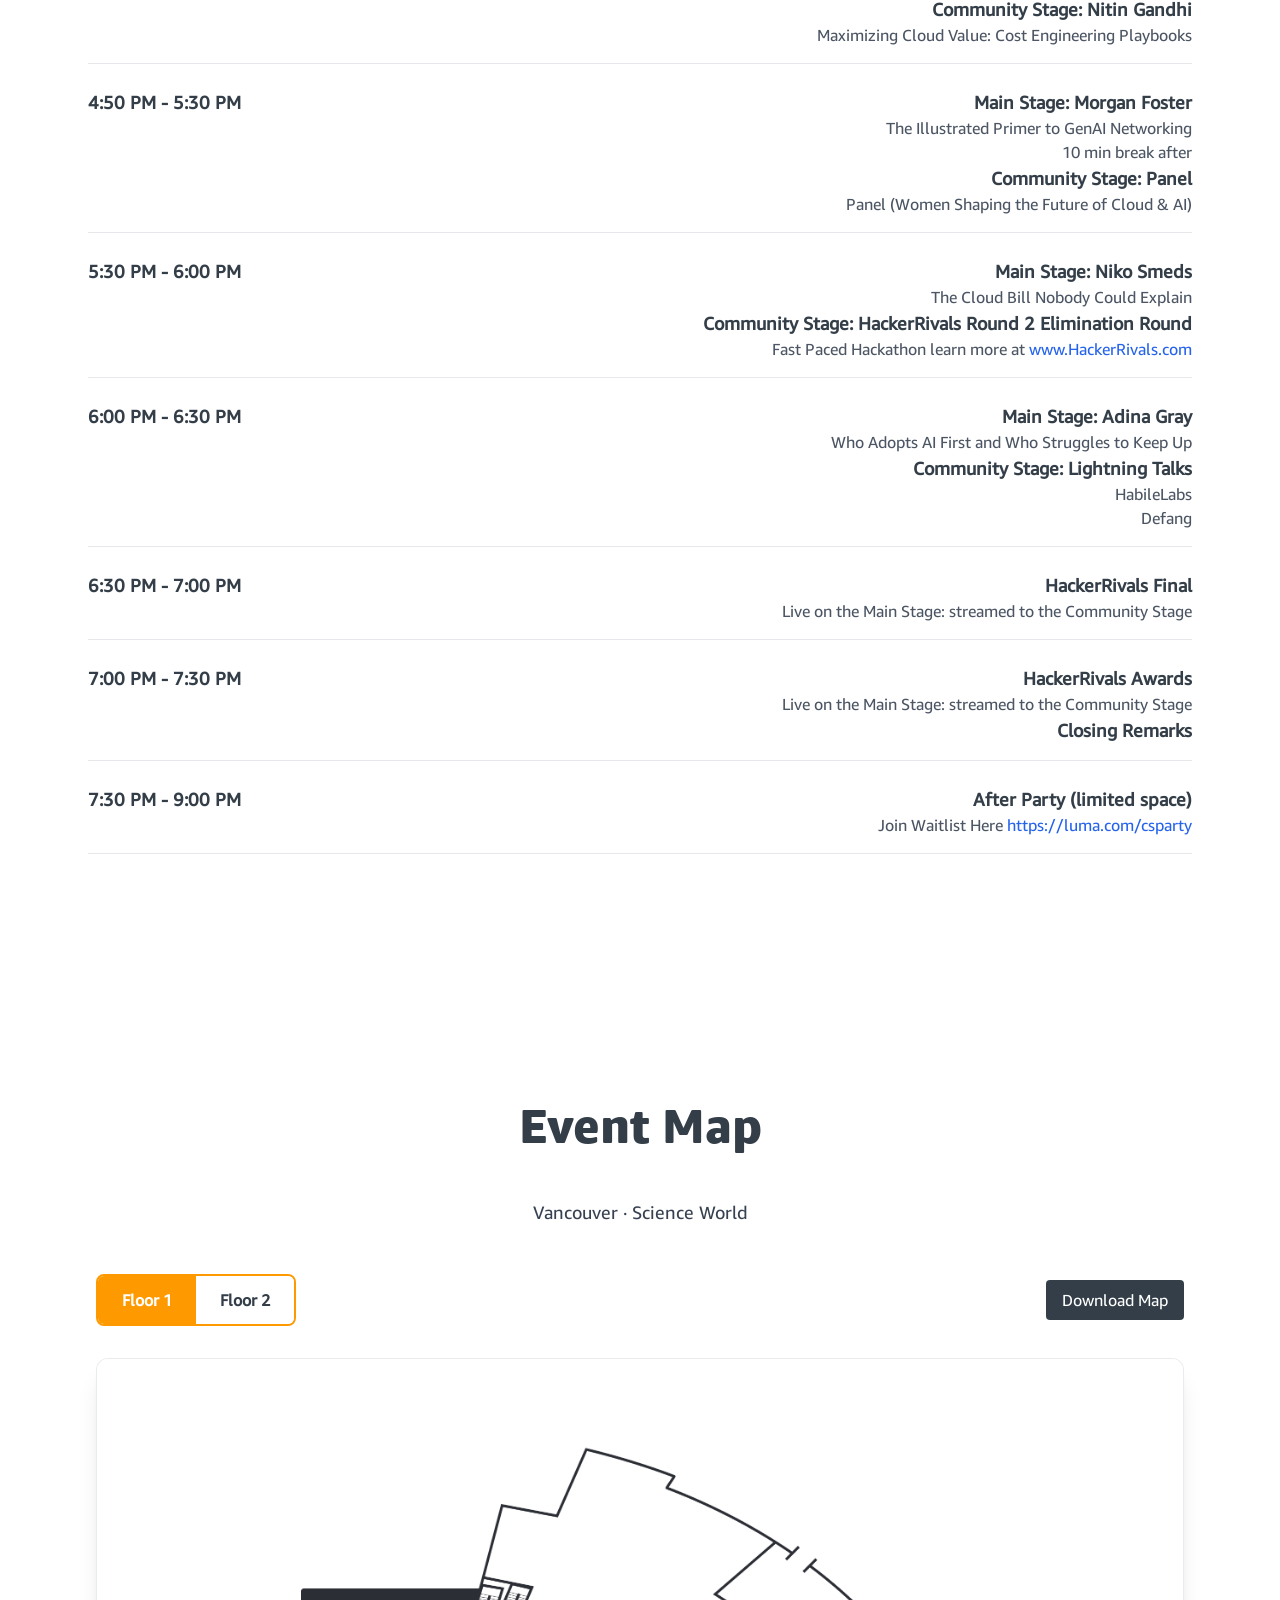
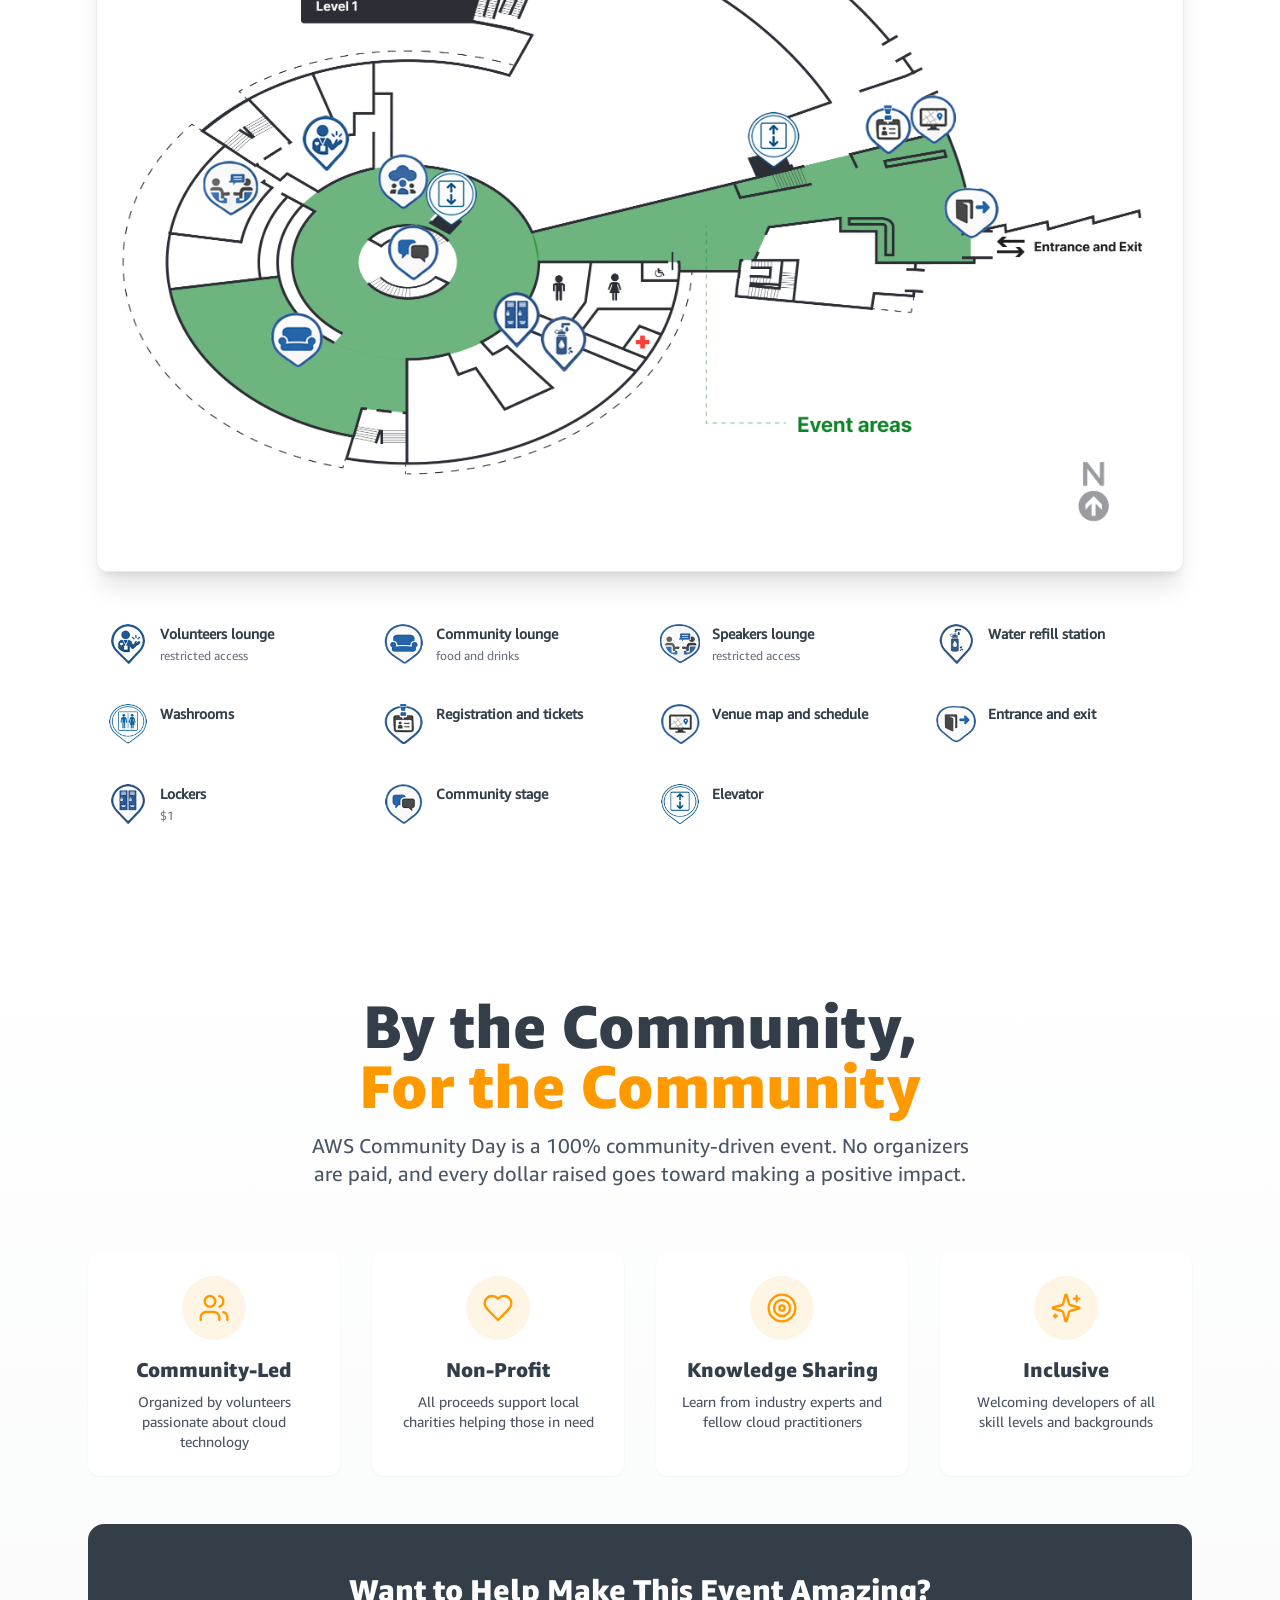
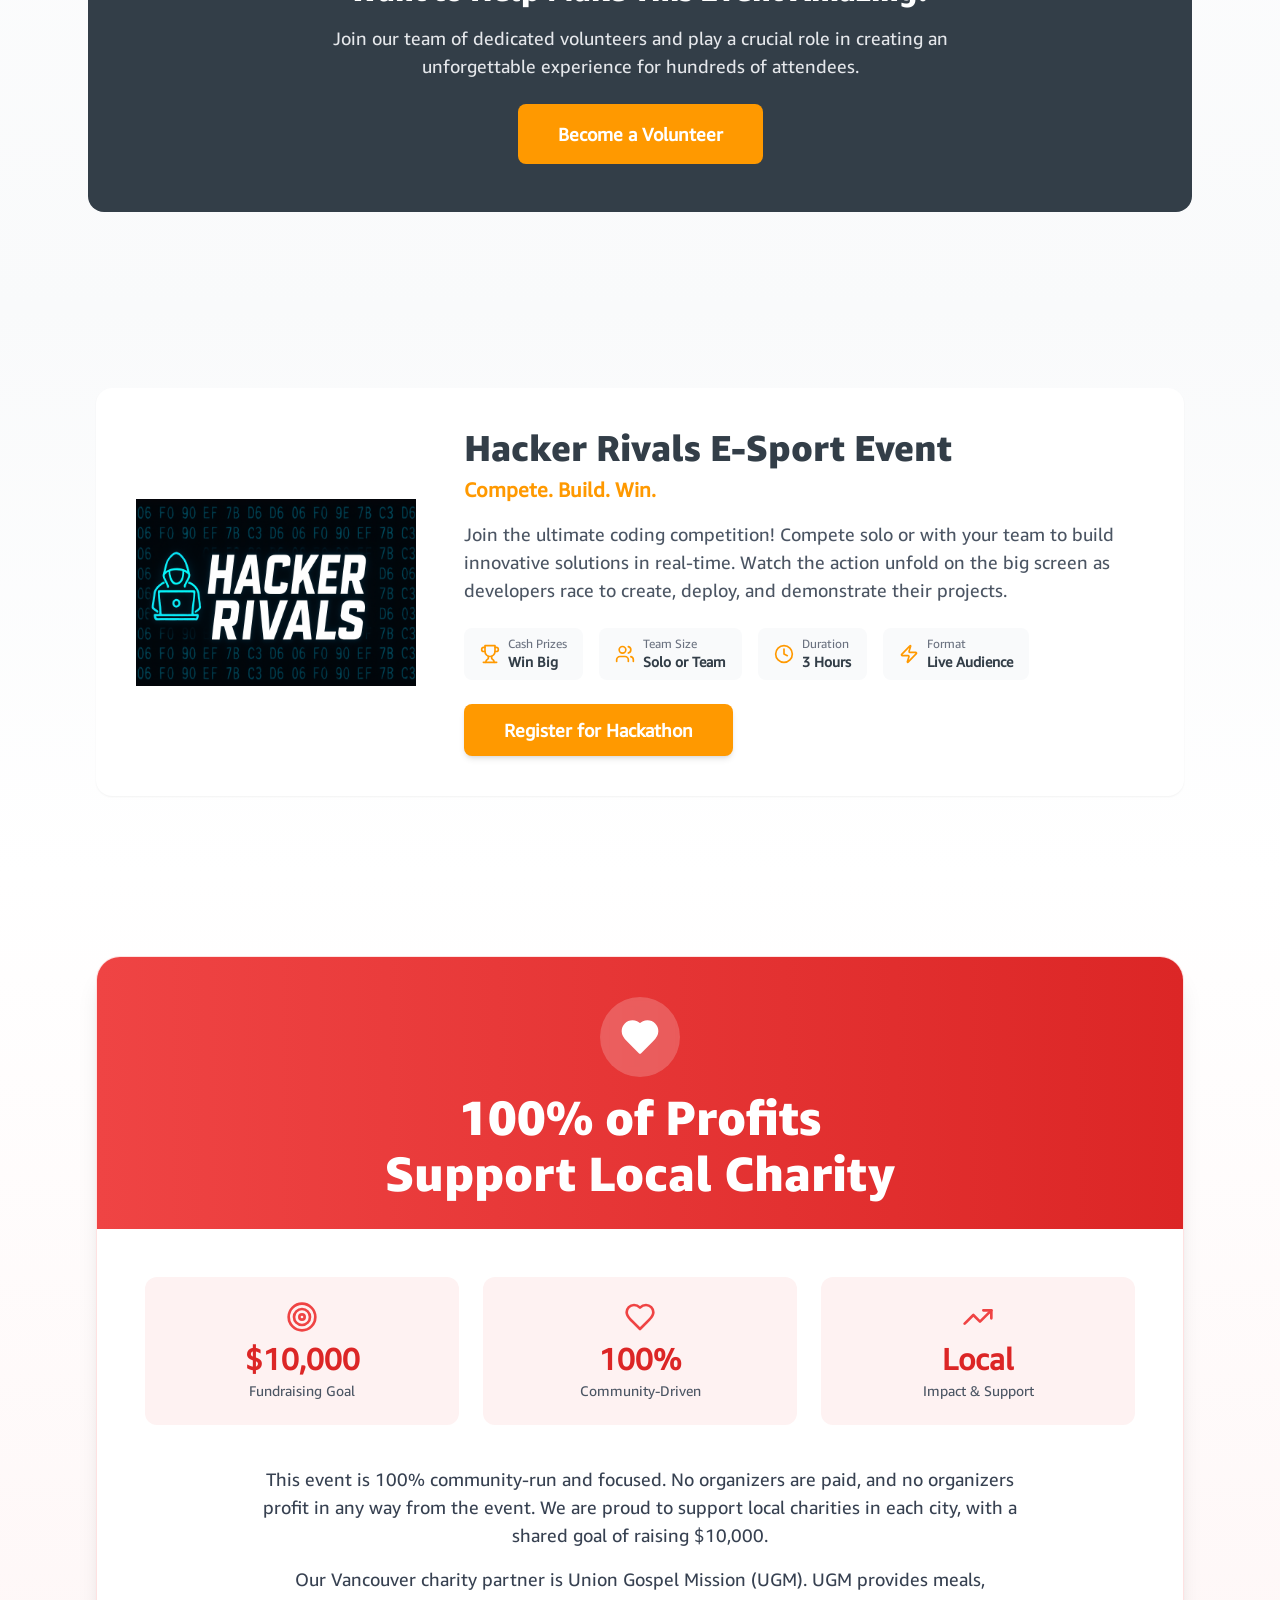
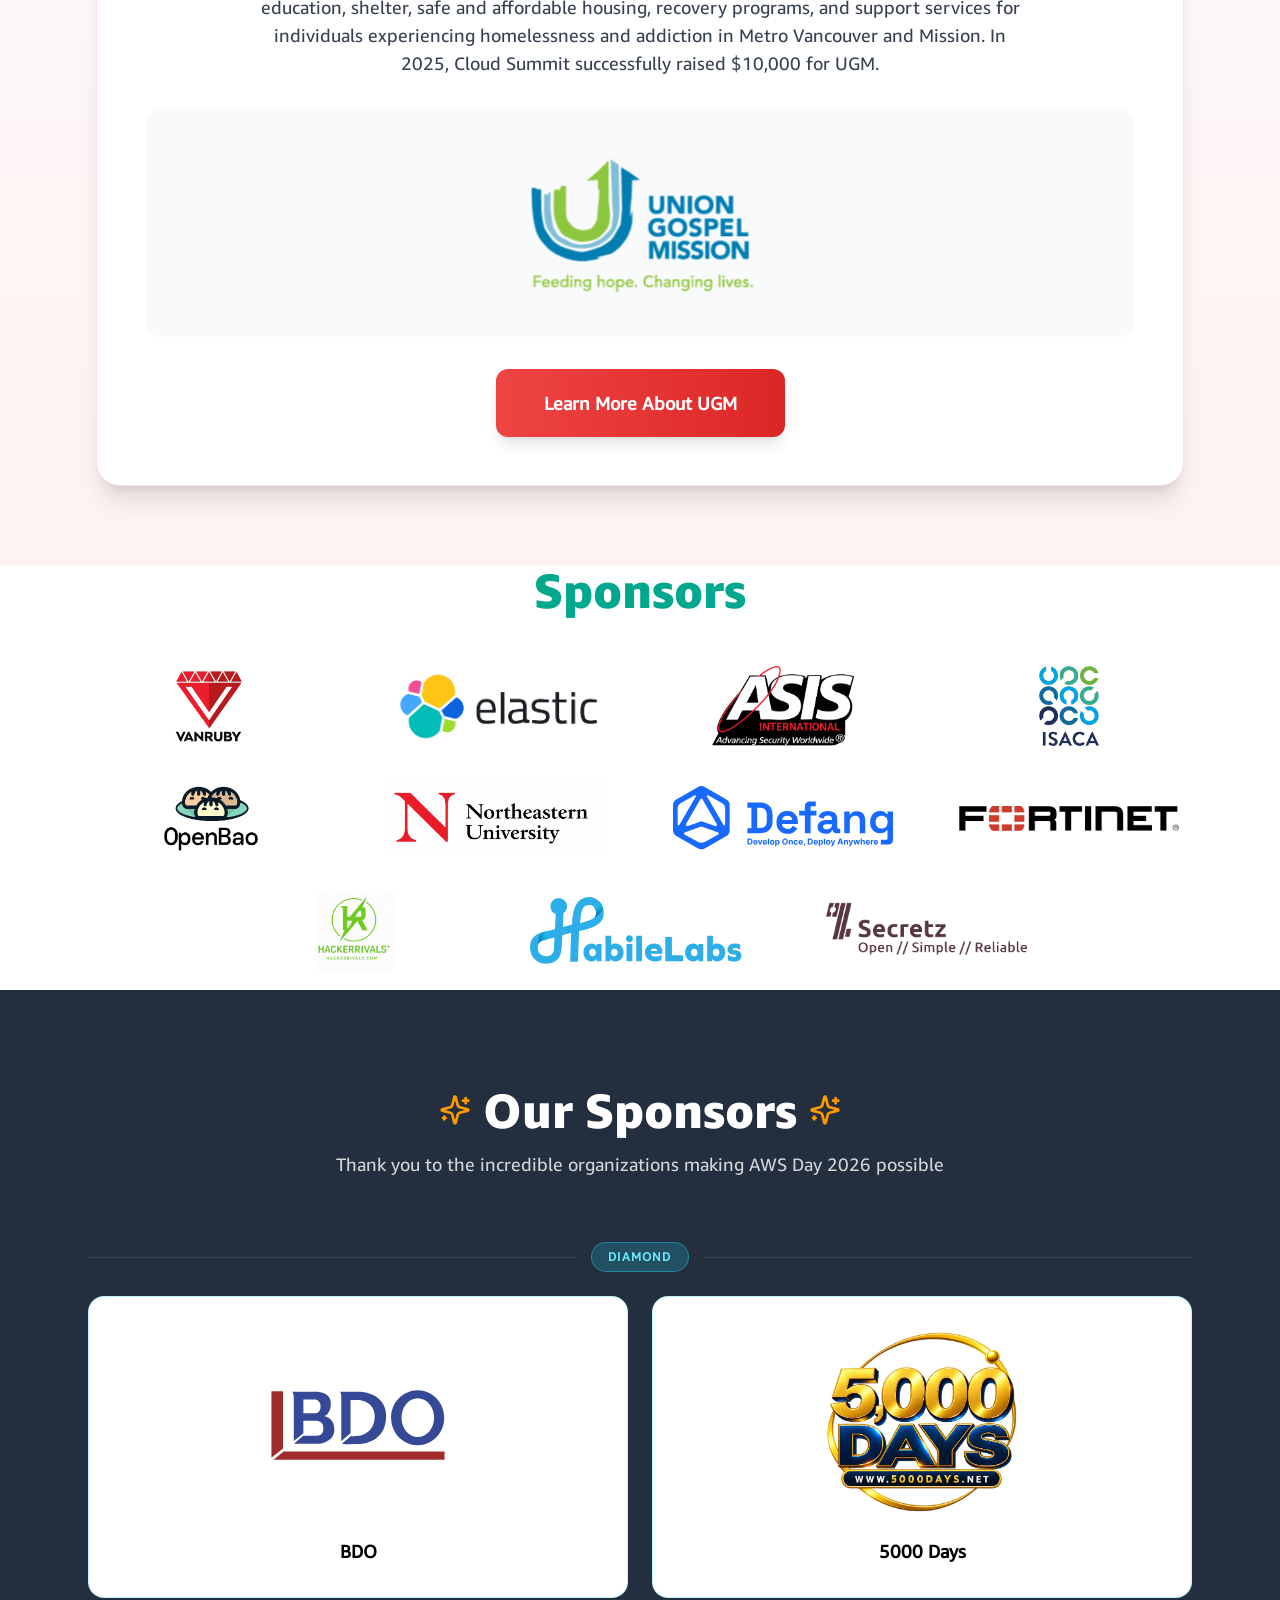
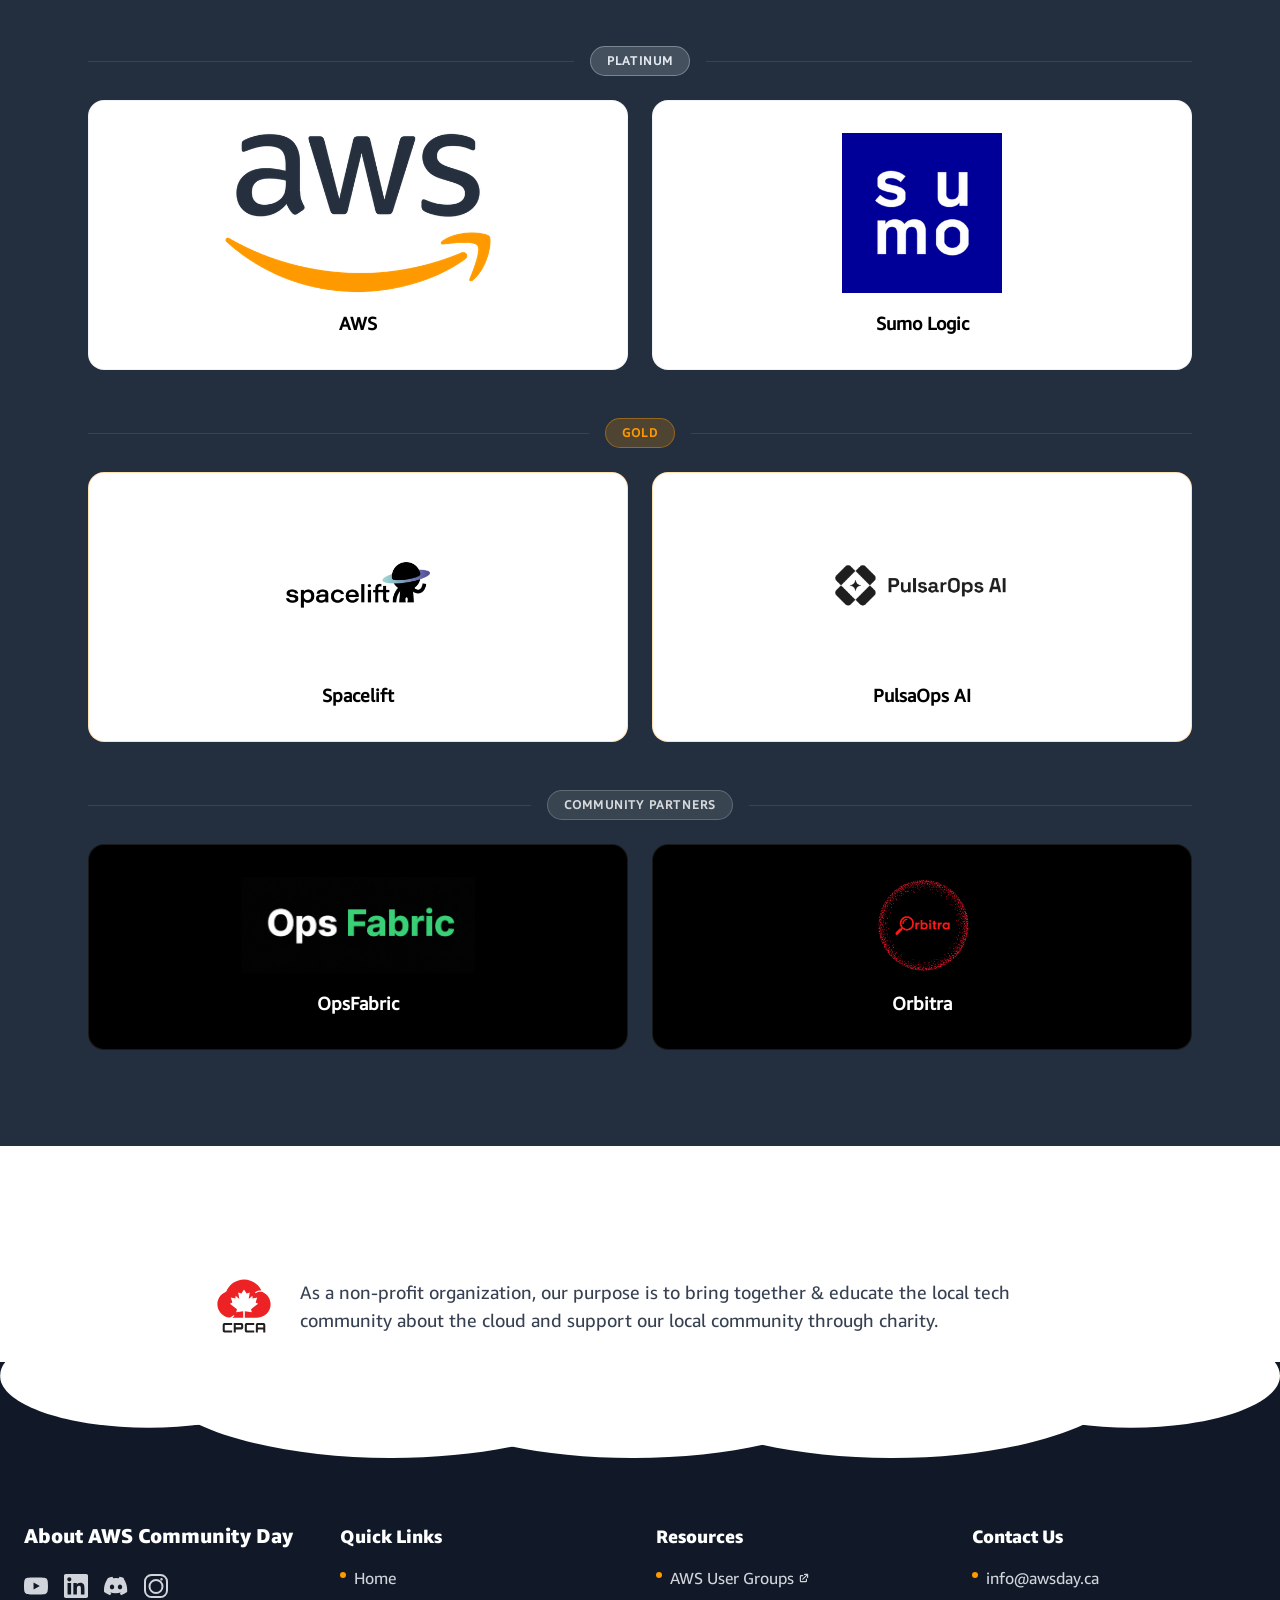
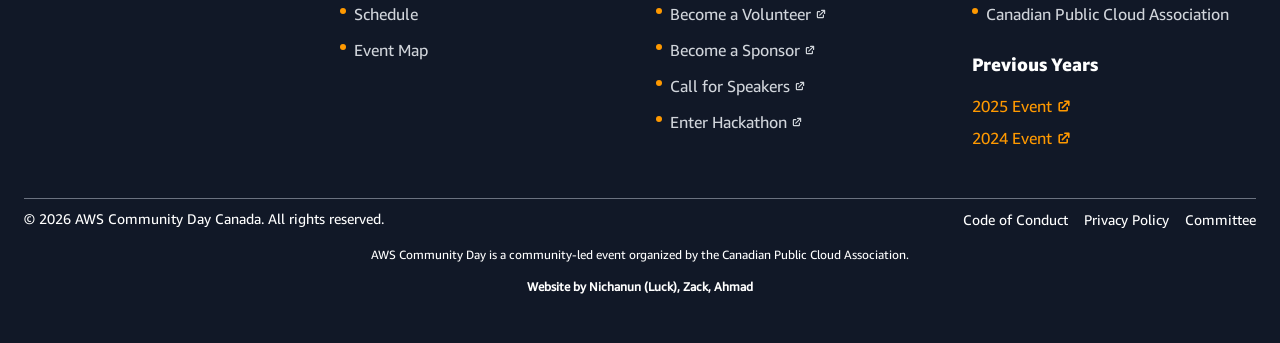
<file: past-events/2026/index.html>
<!DOCTYPE html><html lang="en"><head><meta charSet="utf-8"/><meta name="viewport" content="width=device-width, initial-scale=1"/><link rel="stylesheet" href="/past-events/2026/_next/static/css/7565703909236184.css" data-precedence="next"/><link rel="stylesheet" href="/past-events/2026/_next/static/css/4696409f3880d3de.css" data-precedence="next"/><link rel="preload" as="script" fetchPriority="low" href="/past-events/2026/_next/static/chunks/webpack-f8e50eb5629c4551.js"/><script src="/past-events/2026/_next/static/chunks/6503942f-91928ac277dbc419.js" async=""></script><script src="/past-events/2026/_next/static/chunks/544-ed9880b51215c2f8.js" async=""></script><script src="/past-events/2026/_next/static/chunks/main-app-fb70dda4eaa54c97.js" async=""></script><script src="/past-events/2026/_next/static/chunks/623-a94eeacda532b65b.js" async=""></script><script src="/past-events/2026/_next/static/chunks/783-f564d5b914f7f8cd.js" async=""></script><script src="/past-events/2026/_next/static/chunks/687-57189b523b15122a.js" async=""></script><script src="/past-events/2026/_next/static/chunks/367-5179840798f8e8d4.js" async=""></script><script src="/past-events/2026/_next/static/chunks/app/page-6716765c356b17fa.js" async=""></script><script src="/past-events/2026/_next/static/chunks/app/layout-6f62210da8c51dae.js" async=""></script><title>AWS Community Day Vancouver 2026 | Event archive</title><meta name="description" content="The AWS Community Day in Vancouver Canada features expert-led talks, technical workshops, hands-on labs, and networking opportunities with industry leaders and fellow enthusiasts. Whether you&#x27;re an experienced professional or a newcomer in the world of AWS, come join us. Be part of the movement to create a better, smarter, and more connected world."/><script src="/past-events/2026/_next/static/chunks/polyfills-78c92fac7aa8fdd8.js" noModule=""></script><meta name="robots" content="noindex,follow"><link rel="stylesheet" href="/past-events/archive.css"><script defer src="/past-events/archive.js"></script></head><body data-archive-year="2026" class="antialiased __variable_ad029e __variable_4ec087 __variable_05d20a __variable_993591"><!--$--><!--/$--><!--$!--><template data-dgst="BAILOUT_TO_CLIENT_SIDE_RENDERING"></template><div class=""></div><!--/$--><script src="/past-events/2026/_next/static/chunks/webpack-f8e50eb5629c4551.js" async=""></script><script>(self.__next_f=self.__next_f||[]).push([0]);self.__next_f.push([2,null])</script><script>self.__next_f.push([1,"1:HL[\"/past-events/2026/_next/static/css/7565703909236184.css\",\"style\"]\n2:HL[\"/past-events/2026/_next/static/css/4696409f3880d3de.css\",\"style\"]\n"])</script><script>self.__next_f.push([1,"3:I[6592,[],\"\"]\n5:I[2747,[],\"ClientPageRoot\"]\n6:I[739,[\"623\",\"static/chunks/623-a94eeacda532b65b.js\",\"783\",\"static/chunks/783-f564d5b914f7f8cd.js\",\"687\",\"static/chunks/687-57189b523b15122a.js\",\"367\",\"static/chunks/367-5179840798f8e8d4.js\",\"931\",\"static/chunks/app/page-6716765c356b17fa.js\"],\"default\"]\n7:I[2101,[\"185\",\"static/chunks/app/layout-6f62210da8c51dae.js\"],\"ScrollToHash\"]\n8:\"$Sreact.suspense\"\n9:I[218,[],\"\"]\na:I[5015,[],\"\"]\nc:I[2174,[],\"\"]\nd:[]\n"])</script><script>self.__next_f.push([1,"0:[[[\"$\",\"link\",\"0\",{\"rel\":\"stylesheet\",\"href\":\"/past-events/2026/_next/static/css/7565703909236184.css\",\"precedence\":\"next\",\"crossOrigin\":\"$undefined\"}]],[\"$\",\"$L3\",null,{\"buildId\":\"qRX-fQzBbBERR-YPetSPS\",\"assetPrefix\":\"/past-events/2026\",\"initialCanonicalUrl\":\"/\",\"initialTree\":[\"\",{\"children\":[\"__PAGE__\",{}]},\"$undefined\",\"$undefined\",true],\"initialSeedData\":[\"\",{\"children\":[\"__PAGE__\",{},[[\"$L4\",[\"$\",\"$L5\",null,{\"props\":{\"params\":{},\"searchParams\":{}},\"Component\":\"$6\"}]],null],null]},[[\"$\",\"html\",null,{\"lang\":\"en\",\"children\":[\"$\",\"body\",null,{\"className\":\"antialiased __variable_ad029e __variable_4ec087 __variable_05d20a __variable_993591\",\"children\":[[\"$\",\"$L7\",null,{}],[\"$\",\"$8\",null,{\"fallback\":null,\"children\":null}],[\"$\",\"$L9\",null,{\"parallelRouterKey\":\"children\",\"segmentPath\":[\"children\"],\"error\":\"$undefined\",\"errorStyles\":\"$undefined\",\"errorScripts\":\"$undefined\",\"template\":[\"$\",\"$La\",null,{}],\"templateStyles\":\"$undefined\",\"templateScripts\":\"$undefined\",\"notFound\":[[\"$\",\"title\",null,{\"children\":\"404: This page could not be found.\"}],[\"$\",\"div\",null,{\"style\":{\"fontFamily\":\"system-ui,\\\"Segoe UI\\\",Roboto,Helvetica,Arial,sans-serif,\\\"Apple Color Emoji\\\",\\\"Segoe UI Emoji\\\"\",\"height\":\"100vh\",\"textAlign\":\"center\",\"display\":\"flex\",\"flexDirection\":\"column\",\"alignItems\":\"center\",\"justifyContent\":\"center\"},\"children\":[\"$\",\"div\",null,{\"children\":[[\"$\",\"style\",null,{\"dangerouslySetInnerHTML\":{\"__html\":\"body{color:#000;background:#fff;margin:0}.next-error-h1{border-right:1px solid rgba(0,0,0,.3)}@media (prefers-color-scheme:dark){body{color:#fff;background:#000}.next-error-h1{border-right:1px solid rgba(255,255,255,.3)}}\"}}],[\"$\",\"h1\",null,{\"className\":\"next-error-h1\",\"style\":{\"display\":\"inline-block\",\"margin\":\"0 20px 0 0\",\"padding\":\"0 23px 0 0\",\"fontSize\":24,\"fontWeight\":500,\"verticalAlign\":\"top\",\"lineHeight\":\"49px\"},\"children\":\"404\"}],[\"$\",\"div\",null,{\"style\":{\"display\":\"inline-block\"},\"children\":[\"$\",\"h2\",null,{\"style\":{\"fontSize\":14,\"fontWeight\":400,\"lineHeight\":\"49px\",\"margin\":0},\"children\":\"This page could not be found.\"}]}]]}]}]],\"notFoundStyles\":[],\"styles\":[[\"$\",\"link\",\"0\",{\"rel\":\"stylesheet\",\"href\":\"/past-events/2026/_next/static/css/4696409f3880d3de.css\",\"precedence\":\"next\",\"crossOrigin\":\"$undefined\"}]]}]]}]}],null],null],\"couldBeIntercepted\":false,\"initialHead\":[null,\"$Lb\"],\"globalErrorComponent\":\"$c\",\"missingSlots\":\"$Wd\"}]]\n"])</script><script>self.__next_f.push([1,"b:[[\"$\",\"meta\",\"0\",{\"name\":\"viewport\",\"content\":\"width=device-width, initial-scale=1\"}],[\"$\",\"meta\",\"1\",{\"charSet\":\"utf-8\"}],[\"$\",\"title\",\"2\",{\"children\":\"AWS Community Day Vancouver 2026 | Event archive\"}],[\"$\",\"meta\",\"3\",{\"name\":\"description\",\"content\":\"The AWS Community Day in Vancouver Canada features expert-led talks, technical workshops, hands-on labs, and networking opportunities with industry leaders and fellow enthusiasts. Whether you're an experienced professional or a newcomer in the world of AWS, come join us. Be part of the movement to create a better, smarter, and more connected world.\"}]]\n4:null\n"])</script></body></html>
</file>
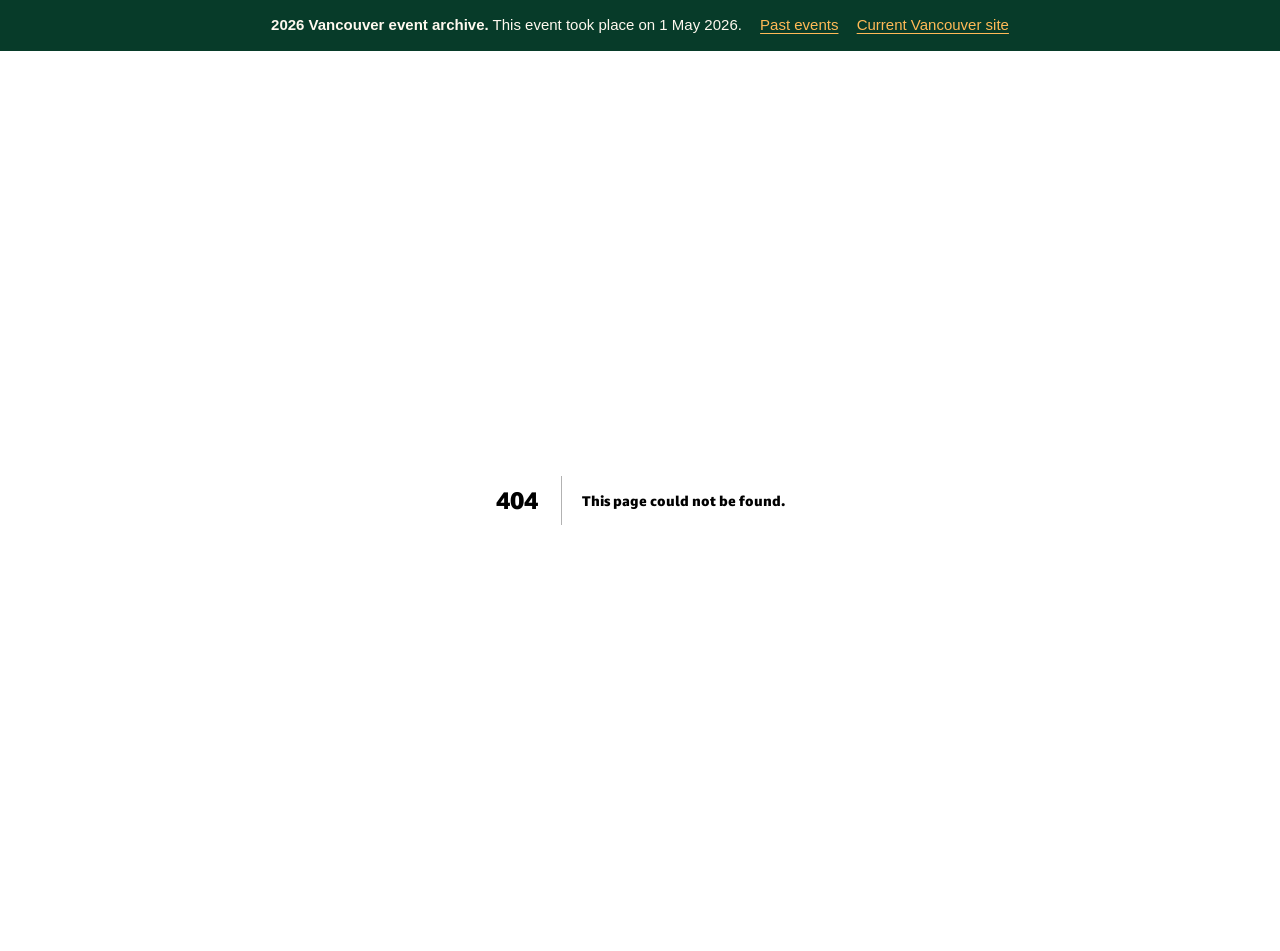
<file: past-events/2026/404/index.html>
<!DOCTYPE html><html lang="en"><head><meta charSet="utf-8"/><meta name="viewport" content="width=device-width, initial-scale=1"/><link rel="stylesheet" href="/past-events/2026/_next/static/css/7565703909236184.css" data-precedence="next"/><link rel="preload" as="script" fetchPriority="low" href="/past-events/2026/_next/static/chunks/webpack-f8e50eb5629c4551.js"/><script src="/past-events/2026/_next/static/chunks/6503942f-91928ac277dbc419.js" async=""></script><script src="/past-events/2026/_next/static/chunks/544-ed9880b51215c2f8.js" async=""></script><script src="/past-events/2026/_next/static/chunks/main-app-fb70dda4eaa54c97.js" async=""></script><script src="/past-events/2026/_next/static/chunks/app/layout-6f62210da8c51dae.js" async=""></script><meta name="robots" content="noindex"/><title>AWS Community Day Vancouver 2026 | Event archive</title><title>AWS Community Day Vancouver 2026 | Event archive</title><meta name="description" content="The AWS Community Day in Vancouver Canada features expert-led talks, technical workshops, hands-on labs, and networking opportunities with industry leaders and fellow enthusiasts. Whether you&#x27;re an experienced professional or a newcomer in the world of AWS, come join us. Be part of the movement to create a better, smarter, and more connected world."/><script src="/past-events/2026/_next/static/chunks/polyfills-78c92fac7aa8fdd8.js" noModule=""></script><meta name="robots" content="noindex,follow"><link rel="stylesheet" href="/past-events/archive.css"><script defer src="/past-events/archive.js"></script></head><body data-archive-year="2026" class="antialiased __variable_ad029e __variable_4ec087 __variable_05d20a __variable_993591"><!--$--><!--/$--><div style="font-family:system-ui,&quot;Segoe UI&quot;,Roboto,Helvetica,Arial,sans-serif,&quot;Apple Color Emoji&quot;,&quot;Segoe UI Emoji&quot;;height:100vh;text-align:center;display:flex;flex-direction:column;align-items:center;justify-content:center"><div><style>body{color:#000;background:#fff;margin:0}.next-error-h1{border-right:1px solid rgba(0,0,0,.3)}@media (prefers-color-scheme:dark){body{color:#fff;background:#000}.next-error-h1{border-right:1px solid rgba(255,255,255,.3)}}</style><h1 class="next-error-h1" style="display:inline-block;margin:0 20px 0 0;padding:0 23px 0 0;font-size:24px;font-weight:500;vertical-align:top;line-height:49px">404</h1><div style="display:inline-block"><h2 style="font-size:14px;font-weight:400;line-height:49px;margin:0">This page could not be found.</h2></div></div></div><script src="/past-events/2026/_next/static/chunks/webpack-f8e50eb5629c4551.js" async=""></script><script>(self.__next_f=self.__next_f||[]).push([0]);self.__next_f.push([2,null])</script><script>self.__next_f.push([1,"1:HL[\"/past-events/2026/_next/static/css/7565703909236184.css\",\"style\"]\n"])</script><script>self.__next_f.push([1,"2:I[6592,[],\"\"]\n4:I[218,[],\"\"]\n5:I[5015,[],\"\"]\n6:I[2101,[\"185\",\"static/chunks/app/layout-6f62210da8c51dae.js\"],\"ScrollToHash\"]\n7:\"$Sreact.suspense\"\nd:I[2174,[],\"\"]\n8:{\"fontFamily\":\"system-ui,\\\"Segoe UI\\\",Roboto,Helvetica,Arial,sans-serif,\\\"Apple Color Emoji\\\",\\\"Segoe UI Emoji\\\"\",\"height\":\"100vh\",\"textAlign\":\"center\",\"display\":\"flex\",\"flexDirection\":\"column\",\"alignItems\":\"center\",\"justifyContent\":\"center\"}\n9:{\"display\":\"inline-block\",\"margin\":\"0 20px 0 0\",\"padding\":\"0 23px 0 0\",\"fontSize\":24,\"fontWeight\":500,\"verticalAlign\":\"top\",\"lineHeight\":\"49px\"}\na:{\"display\":\"inline-block\"}\nb:{\"fontSize\":14,\"fontWeight\":400,\"lineHeight\":\"49px\",\"margin\":0}\ne:[]\n"])</script><script>self.__next_f.push([1,"0:[[[\"$\",\"link\",\"0\",{\"rel\":\"stylesheet\",\"href\":\"/past-events/2026/_next/static/css/7565703909236184.css\",\"precedence\":\"next\",\"crossOrigin\":\"$undefined\"}]],[\"$\",\"$L2\",null,{\"buildId\":\"qRX-fQzBbBERR-YPetSPS\",\"assetPrefix\":\"/past-events/2026\",\"initialCanonicalUrl\":\"/_not-found/\",\"initialTree\":[\"\",{\"children\":[\"/_not-found\",{\"children\":[\"__PAGE__\",{}]}]},\"$undefined\",\"$undefined\",true],\"initialSeedData\":[\"\",{\"children\":[\"/_not-found\",{\"children\":[\"__PAGE__\",{},[[\"$L3\",[[\"$\",\"title\",null,{\"children\":\"404: This page could not be found.\"}],[\"$\",\"div\",null,{\"style\":{\"fontFamily\":\"system-ui,\\\"Segoe UI\\\",Roboto,Helvetica,Arial,sans-serif,\\\"Apple Color Emoji\\\",\\\"Segoe UI Emoji\\\"\",\"height\":\"100vh\",\"textAlign\":\"center\",\"display\":\"flex\",\"flexDirection\":\"column\",\"alignItems\":\"center\",\"justifyContent\":\"center\"},\"children\":[\"$\",\"div\",null,{\"children\":[[\"$\",\"style\",null,{\"dangerouslySetInnerHTML\":{\"__html\":\"body{color:#000;background:#fff;margin:0}.next-error-h1{border-right:1px solid rgba(0,0,0,.3)}@media (prefers-color-scheme:dark){body{color:#fff;background:#000}.next-error-h1{border-right:1px solid rgba(255,255,255,.3)}}\"}}],[\"$\",\"h1\",null,{\"className\":\"next-error-h1\",\"style\":{\"display\":\"inline-block\",\"margin\":\"0 20px 0 0\",\"padding\":\"0 23px 0 0\",\"fontSize\":24,\"fontWeight\":500,\"verticalAlign\":\"top\",\"lineHeight\":\"49px\"},\"children\":\"404\"}],[\"$\",\"div\",null,{\"style\":{\"display\":\"inline-block\"},\"children\":[\"$\",\"h2\",null,{\"style\":{\"fontSize\":14,\"fontWeight\":400,\"lineHeight\":\"49px\",\"margin\":0},\"children\":\"This page could not be found.\"}]}]]}]}]]],null],null]},[\"$\",\"$L4\",null,{\"parallelRouterKey\":\"children\",\"segmentPath\":[\"children\",\"/_not-found\",\"children\"],\"error\":\"$undefined\",\"errorStyles\":\"$undefined\",\"errorScripts\":\"$undefined\",\"template\":[\"$\",\"$L5\",null,{}],\"templateStyles\":\"$undefined\",\"templateScripts\":\"$undefined\",\"notFound\":\"$undefined\",\"notFoundStyles\":\"$undefined\",\"styles\":null}],null]},[[\"$\",\"html\",null,{\"lang\":\"en\",\"children\":[\"$\",\"body\",null,{\"className\":\"antialiased __variable_ad029e __variable_4ec087 __variable_05d20a __variable_993591\",\"children\":[[\"$\",\"$L6\",null,{}],[\"$\",\"$7\",null,{\"fallback\":null,\"children\":null}],[\"$\",\"$L4\",null,{\"parallelRouterKey\":\"children\",\"segmentPath\":[\"children\"],\"error\":\"$undefined\",\"errorStyles\":\"$undefined\",\"errorScripts\":\"$undefined\",\"template\":[\"$\",\"$L5\",null,{}],\"templateStyles\":\"$undefined\",\"templateScripts\":\"$undefined\",\"notFound\":[[\"$\",\"title\",null,{\"children\":\"404: This page could not be found.\"}],[\"$\",\"div\",null,{\"style\":\"$8\",\"children\":[\"$\",\"div\",null,{\"children\":[[\"$\",\"style\",null,{\"dangerouslySetInnerHTML\":{\"__html\":\"body{color:#000;background:#fff;margin:0}.next-error-h1{border-right:1px solid rgba(0,0,0,.3)}@media (prefers-color-scheme:dark){body{color:#fff;background:#000}.next-error-h1{border-right:1px solid rgba(255,255,255,.3)}}\"}}],[\"$\",\"h1\",null,{\"className\":\"next-error-h1\",\"style\":\"$9\",\"children\":\"404\"}],[\"$\",\"div\",null,{\"style\":\"$a\",\"children\":[\"$\",\"h2\",null,{\"style\":\"$b\",\"children\":\"This page could not be found.\"}]}]]}]}]],\"notFoundStyles\":[],\"styles\":null}]]}]}],null],null],\"couldBeIntercepted\":false,\"initialHead\":[[\"$\",\"meta\",null,{\"name\":\"robots\",\"content\":\"noindex\"}],\"$Lc\"],\"globalErrorComponent\":\"$d\",\"missingSlots\":\"$We\"}]]\n"])</script><script>self.__next_f.push([1,"c:[[\"$\",\"meta\",\"0\",{\"name\":\"viewport\",\"content\":\"width=device-width, initial-scale=1\"}],[\"$\",\"meta\",\"1\",{\"charSet\":\"utf-8\"}],[\"$\",\"title\",\"2\",{\"children\":\"AWS Community Day Vancouver 2026 | Event archive\"}],[\"$\",\"meta\",\"3\",{\"name\":\"description\",\"content\":\"The AWS Community Day in Vancouver Canada features expert-led talks, technical workshops, hands-on labs, and networking opportunities with industry leaders and fellow enthusiasts. Whether you're an experienced professional or a newcomer in the world of AWS, come join us. Be part of the movement to create a better, smarter, and more connected world.\"}]]\n3:null\n"])</script></body></html>
</file>
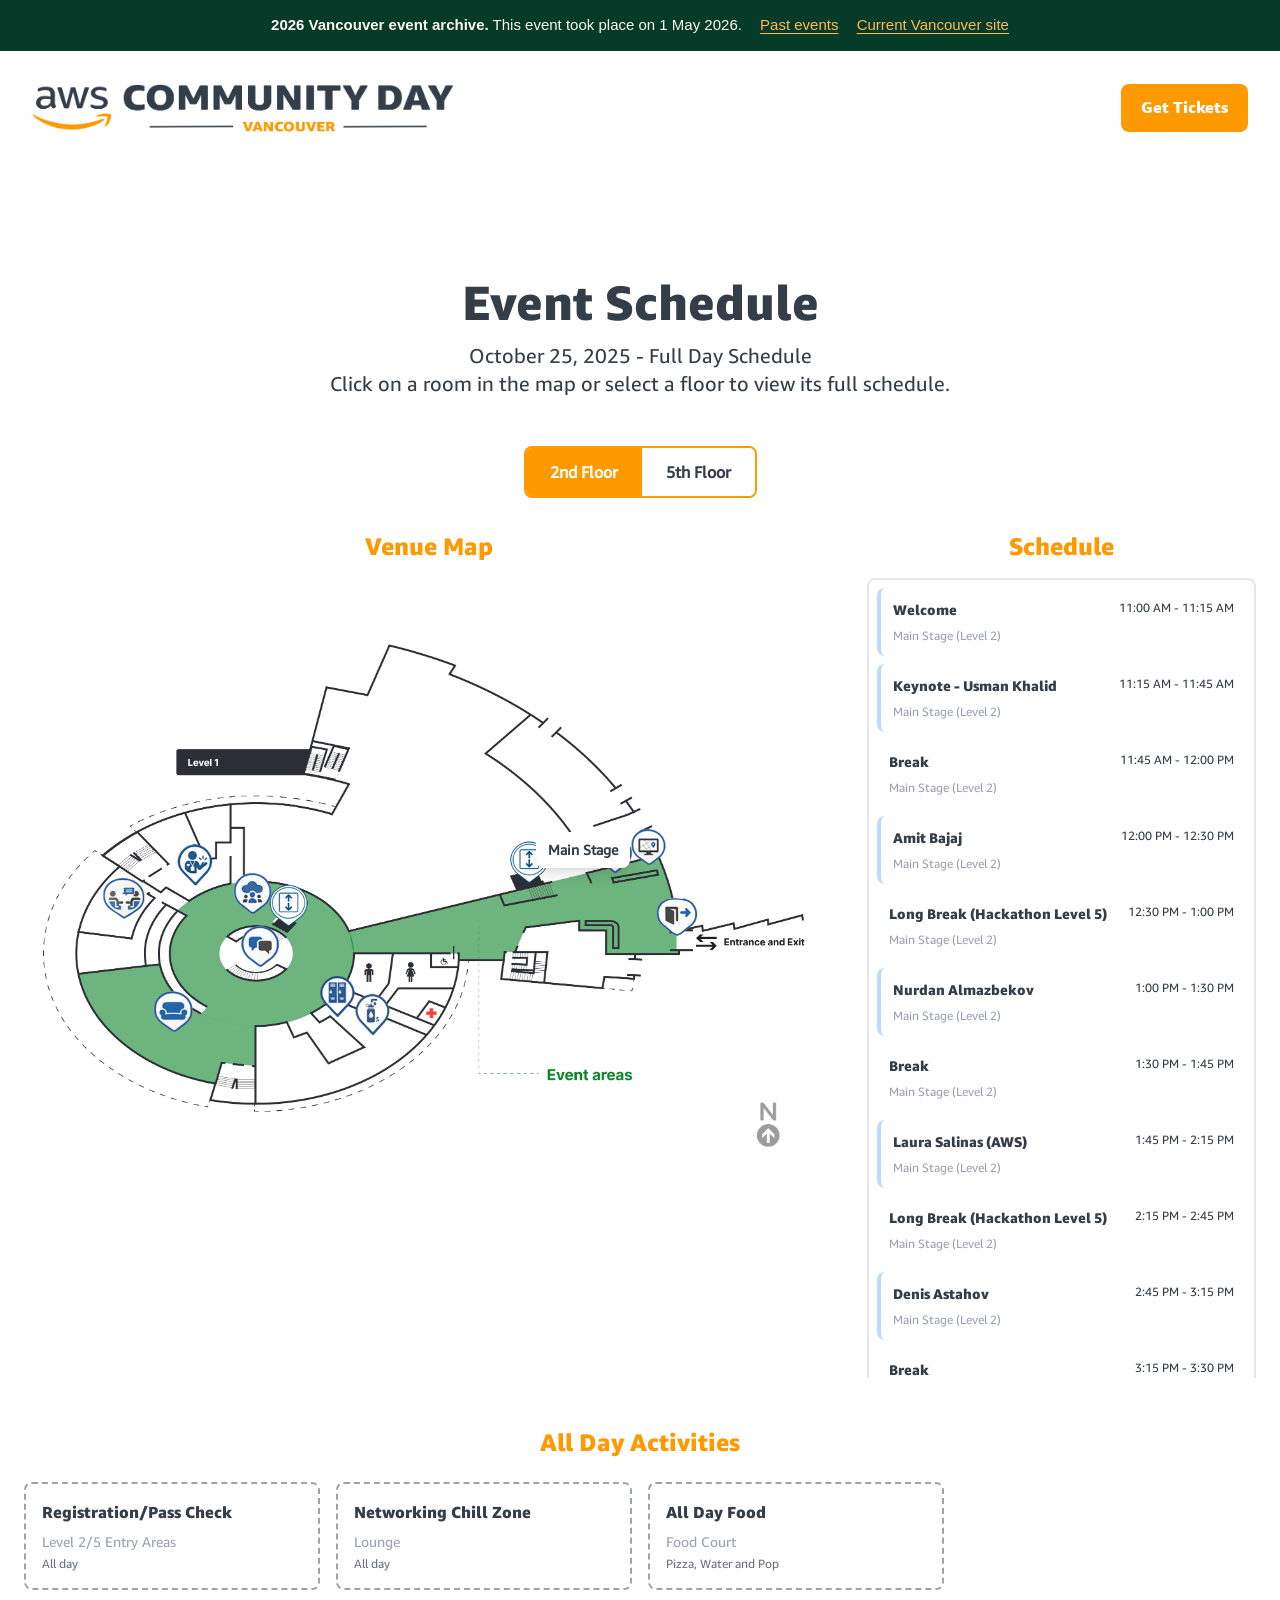
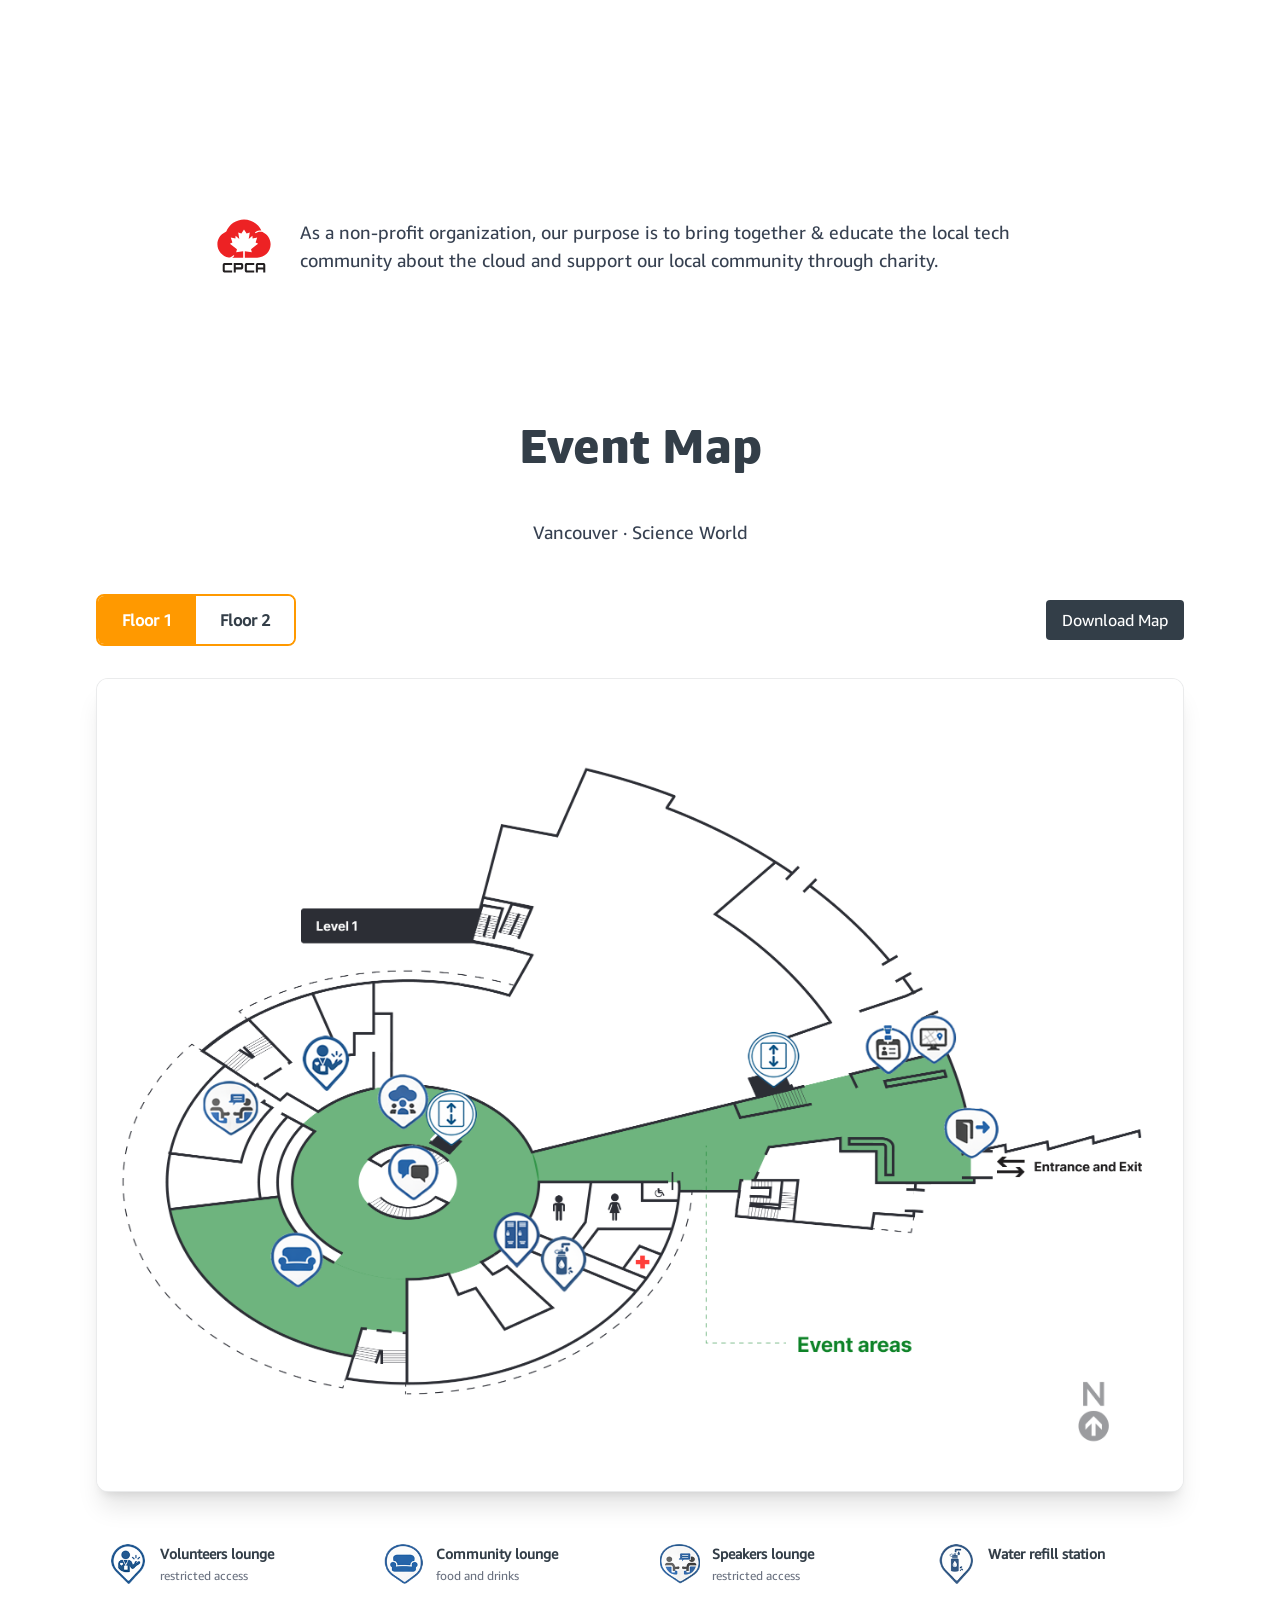
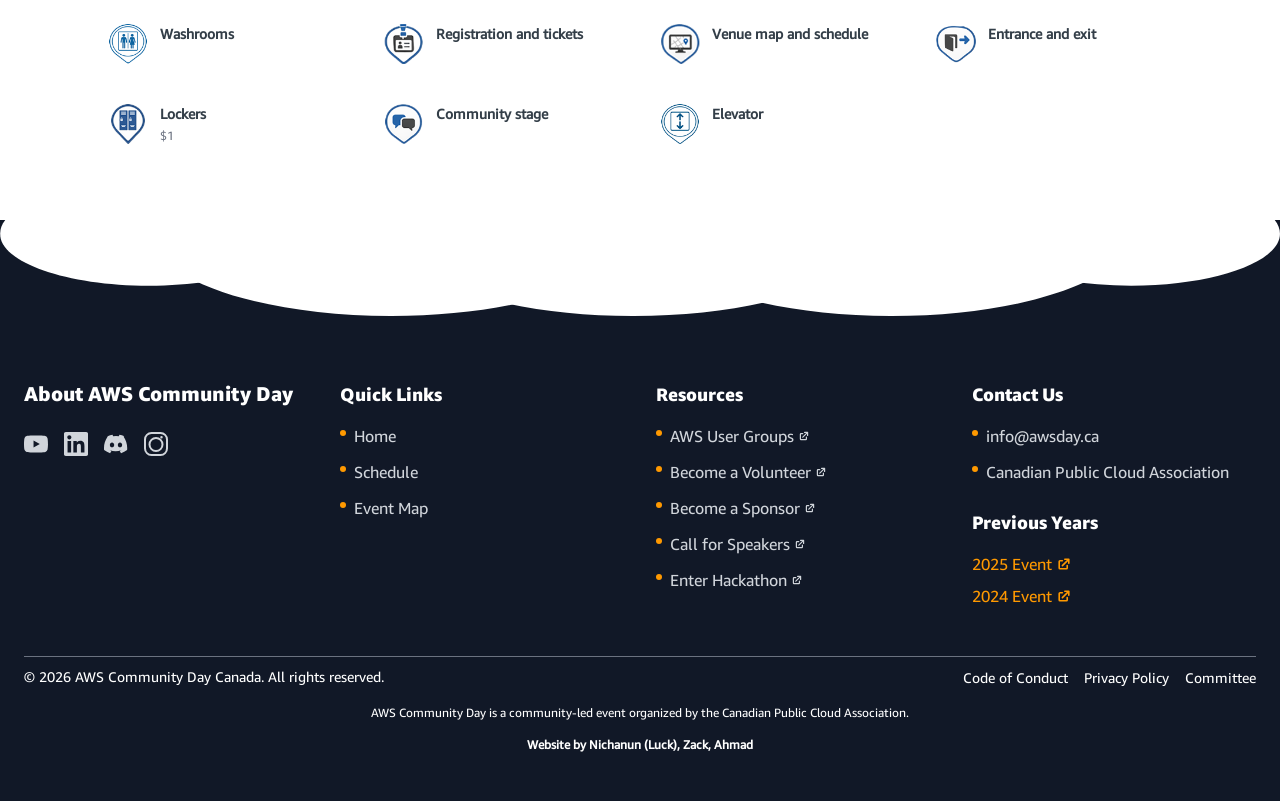
<file: past-events/2026/about/index.html>
<!DOCTYPE html><html lang="en"><head><meta charSet="utf-8"/><meta name="viewport" content="width=device-width, initial-scale=1"/><link rel="stylesheet" href="/past-events/2026/_next/static/css/7565703909236184.css" data-precedence="next"/><link rel="preload" as="script" fetchPriority="low" href="/past-events/2026/_next/static/chunks/webpack-f8e50eb5629c4551.js"/><script src="/past-events/2026/_next/static/chunks/6503942f-91928ac277dbc419.js" async=""></script><script src="/past-events/2026/_next/static/chunks/544-ed9880b51215c2f8.js" async=""></script><script src="/past-events/2026/_next/static/chunks/main-app-fb70dda4eaa54c97.js" async=""></script><script src="/past-events/2026/_next/static/chunks/623-a94eeacda532b65b.js" async=""></script><script src="/past-events/2026/_next/static/chunks/832-ce472752dcd1e480.js" async=""></script><script src="/past-events/2026/_next/static/chunks/687-57189b523b15122a.js" async=""></script><script src="/past-events/2026/_next/static/chunks/367-5179840798f8e8d4.js" async=""></script><script src="/past-events/2026/_next/static/chunks/app/about/page-7df7d3c888a03d65.js" async=""></script><script src="/past-events/2026/_next/static/chunks/app/layout-6f62210da8c51dae.js" async=""></script><title>AWS Community Day Vancouver 2026 | Event archive</title><meta name="description" content="The AWS Community Day in Vancouver Canada features expert-led talks, technical workshops, hands-on labs, and networking opportunities with industry leaders and fellow enthusiasts. Whether you&#x27;re an experienced professional or a newcomer in the world of AWS, come join us. Be part of the movement to create a better, smarter, and more connected world."/><script src="/past-events/2026/_next/static/chunks/polyfills-78c92fac7aa8fdd8.js" noModule=""></script><meta name="robots" content="noindex,follow"><link rel="stylesheet" href="/past-events/archive.css"><script defer src="/past-events/archive.js"></script></head><body data-archive-year="2026" class="antialiased __variable_ad029e __variable_4ec087 __variable_05d20a __variable_993591"><!--$--><!--/$--><!--$!--><template data-dgst="BAILOUT_TO_CLIENT_SIDE_RENDERING"></template><div></div><!--/$--><script src="/past-events/2026/_next/static/chunks/webpack-f8e50eb5629c4551.js" async=""></script><script>(self.__next_f=self.__next_f||[]).push([0]);self.__next_f.push([2,null])</script><script>self.__next_f.push([1,"1:HL[\"/past-events/2026/_next/static/css/7565703909236184.css\",\"style\"]\n"])</script><script>self.__next_f.push([1,"2:I[6592,[],\"\"]\n4:I[2747,[],\"ClientPageRoot\"]\n5:I[5772,[\"623\",\"static/chunks/623-a94eeacda532b65b.js\",\"832\",\"static/chunks/832-ce472752dcd1e480.js\",\"687\",\"static/chunks/687-57189b523b15122a.js\",\"367\",\"static/chunks/367-5179840798f8e8d4.js\",\"301\",\"static/chunks/app/about/page-7df7d3c888a03d65.js\"],\"default\"]\n6:I[218,[],\"\"]\n7:I[5015,[],\"\"]\n8:I[2101,[\"185\",\"static/chunks/app/layout-6f62210da8c51dae.js\"],\"ScrollToHash\"]\n9:\"$Sreact.suspense\"\nb:I[2174,[],\"\"]\nc:[]\n"])</script><script>self.__next_f.push([1,"0:[[[\"$\",\"link\",\"0\",{\"rel\":\"stylesheet\",\"href\":\"/past-events/2026/_next/static/css/7565703909236184.css\",\"precedence\":\"next\",\"crossOrigin\":\"$undefined\"}]],[\"$\",\"$L2\",null,{\"buildId\":\"qRX-fQzBbBERR-YPetSPS\",\"assetPrefix\":\"/past-events/2026\",\"initialCanonicalUrl\":\"/about/\",\"initialTree\":[\"\",{\"children\":[\"about\",{\"children\":[\"__PAGE__\",{}]}]},\"$undefined\",\"$undefined\",true],\"initialSeedData\":[\"\",{\"children\":[\"about\",{\"children\":[\"__PAGE__\",{},[[\"$L3\",[\"$\",\"$L4\",null,{\"props\":{\"params\":{},\"searchParams\":{}},\"Component\":\"$5\"}]],null],null]},[\"$\",\"$L6\",null,{\"parallelRouterKey\":\"children\",\"segmentPath\":[\"children\",\"about\",\"children\"],\"error\":\"$undefined\",\"errorStyles\":\"$undefined\",\"errorScripts\":\"$undefined\",\"template\":[\"$\",\"$L7\",null,{}],\"templateStyles\":\"$undefined\",\"templateScripts\":\"$undefined\",\"notFound\":\"$undefined\",\"notFoundStyles\":\"$undefined\",\"styles\":null}],null]},[[\"$\",\"html\",null,{\"lang\":\"en\",\"children\":[\"$\",\"body\",null,{\"className\":\"antialiased __variable_ad029e __variable_4ec087 __variable_05d20a __variable_993591\",\"children\":[[\"$\",\"$L8\",null,{}],[\"$\",\"$9\",null,{\"fallback\":null,\"children\":null}],[\"$\",\"$L6\",null,{\"parallelRouterKey\":\"children\",\"segmentPath\":[\"children\"],\"error\":\"$undefined\",\"errorStyles\":\"$undefined\",\"errorScripts\":\"$undefined\",\"template\":[\"$\",\"$L7\",null,{}],\"templateStyles\":\"$undefined\",\"templateScripts\":\"$undefined\",\"notFound\":[[\"$\",\"title\",null,{\"children\":\"404: This page could not be found.\"}],[\"$\",\"div\",null,{\"style\":{\"fontFamily\":\"system-ui,\\\"Segoe UI\\\",Roboto,Helvetica,Arial,sans-serif,\\\"Apple Color Emoji\\\",\\\"Segoe UI Emoji\\\"\",\"height\":\"100vh\",\"textAlign\":\"center\",\"display\":\"flex\",\"flexDirection\":\"column\",\"alignItems\":\"center\",\"justifyContent\":\"center\"},\"children\":[\"$\",\"div\",null,{\"children\":[[\"$\",\"style\",null,{\"dangerouslySetInnerHTML\":{\"__html\":\"body{color:#000;background:#fff;margin:0}.next-error-h1{border-right:1px solid rgba(0,0,0,.3)}@media (prefers-color-scheme:dark){body{color:#fff;background:#000}.next-error-h1{border-right:1px solid rgba(255,255,255,.3)}}\"}}],[\"$\",\"h1\",null,{\"className\":\"next-error-h1\",\"style\":{\"display\":\"inline-block\",\"margin\":\"0 20px 0 0\",\"padding\":\"0 23px 0 0\",\"fontSize\":24,\"fontWeight\":500,\"verticalAlign\":\"top\",\"lineHeight\":\"49px\"},\"children\":\"404\"}],[\"$\",\"div\",null,{\"style\":{\"display\":\"inline-block\"},\"children\":[\"$\",\"h2\",null,{\"style\":{\"fontSize\":14,\"fontWeight\":400,\"lineHeight\":\"49px\",\"margin\":0},\"children\":\"This page could not be found.\"}]}]]}]}]],\"notFoundStyles\":[],\"styles\":null}]]}]}],null],null],\"couldBeIntercepted\":false,\"initialHead\":[null,\"$La\"],\"globalErrorComponent\":\"$b\",\"missingSlots\":\"$Wc\"}]]\n"])</script><script>self.__next_f.push([1,"a:[[\"$\",\"meta\",\"0\",{\"name\":\"viewport\",\"content\":\"width=device-width, initial-scale=1\"}],[\"$\",\"meta\",\"1\",{\"charSet\":\"utf-8\"}],[\"$\",\"title\",\"2\",{\"children\":\"AWS Community Day Vancouver 2026 | Event archive\"}],[\"$\",\"meta\",\"3\",{\"name\":\"description\",\"content\":\"The AWS Community Day in Vancouver Canada features expert-led talks, technical workshops, hands-on labs, and networking opportunities with industry leaders and fellow enthusiasts. Whether you're an experienced professional or a newcomer in the world of AWS, come join us. Be part of the movement to create a better, smarter, and more connected world.\"}]]\n3:null\n"])</script></body></html>
</file>
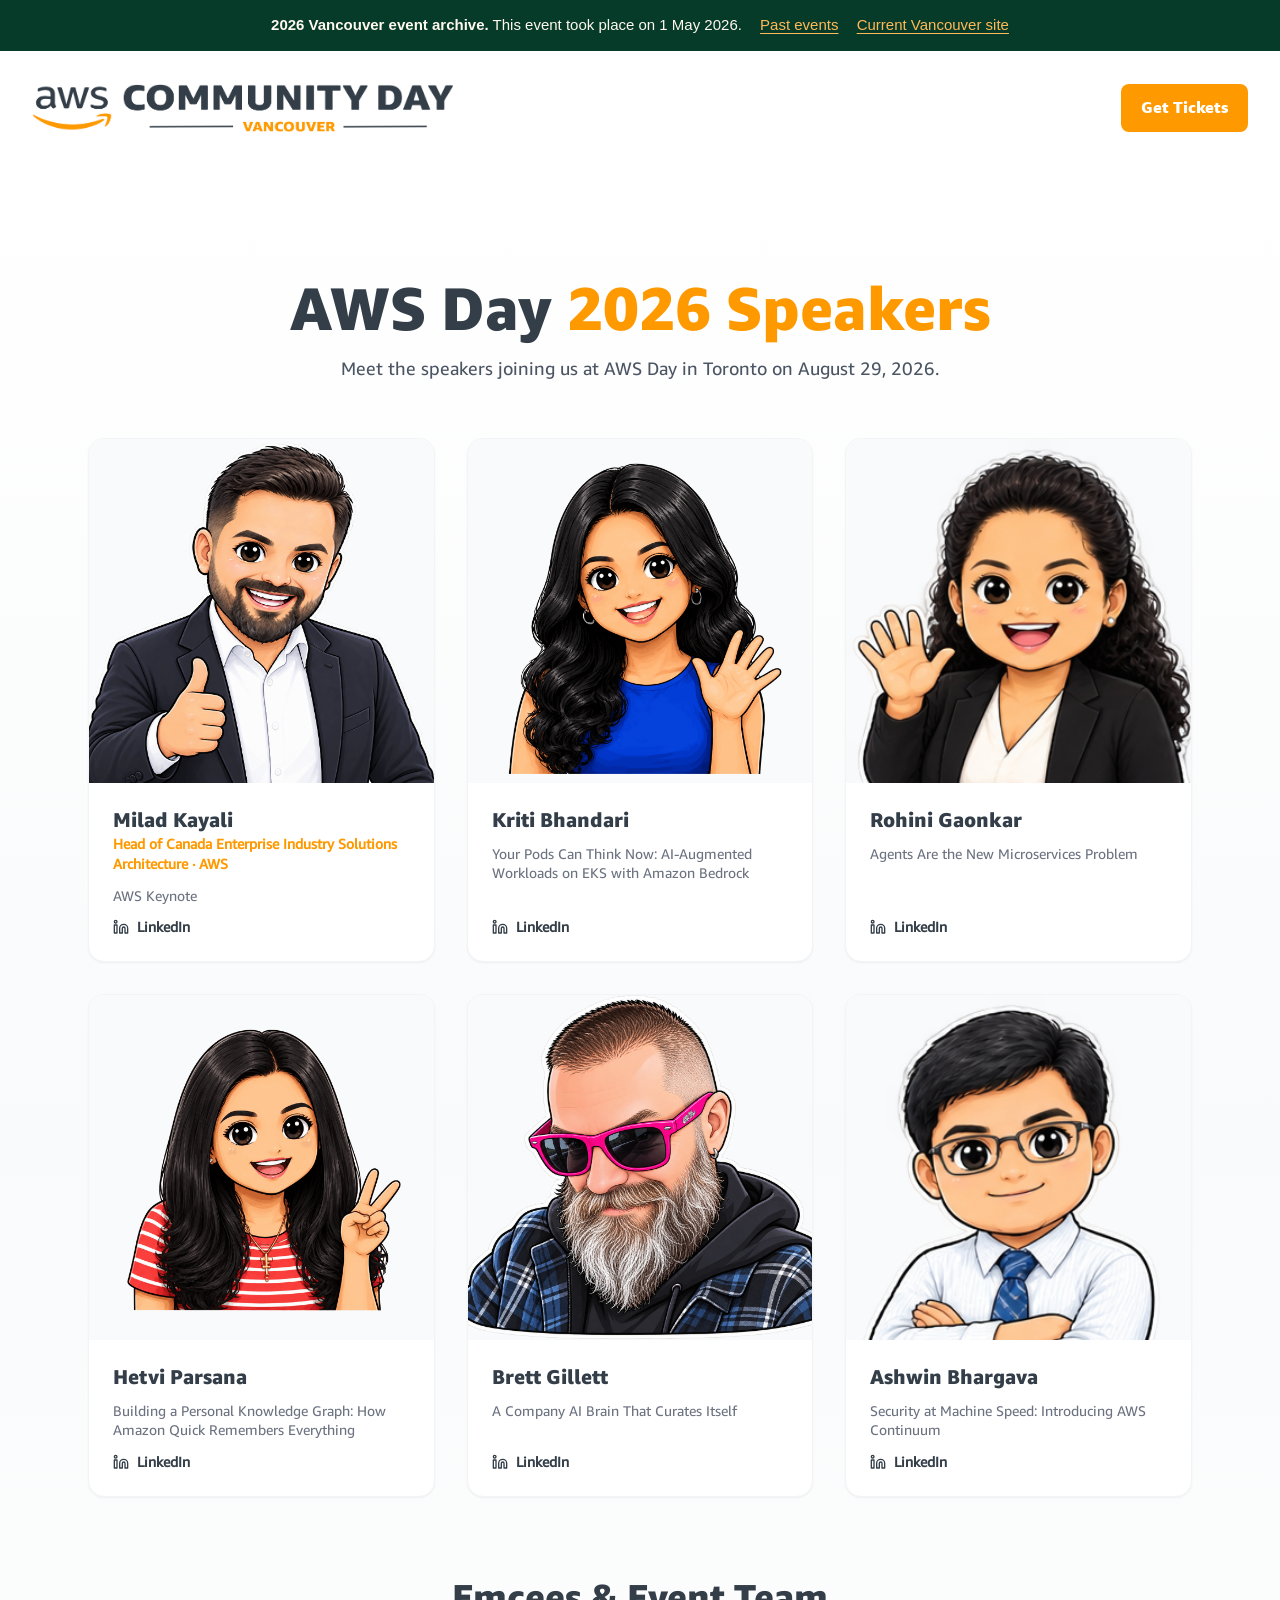
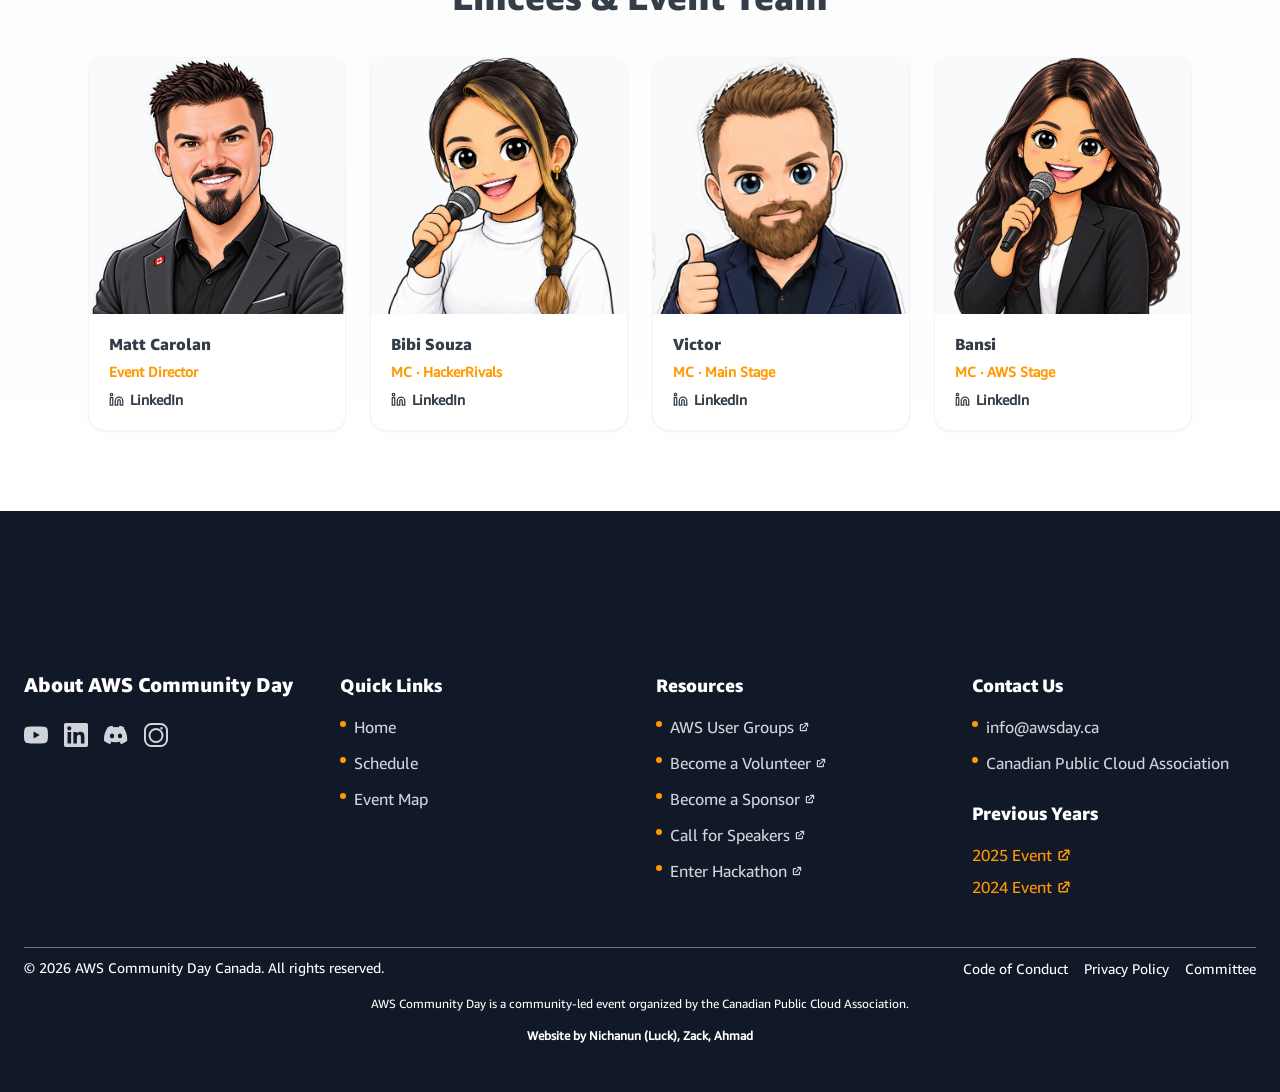
<file: past-events/2026/speakers-2026/index.html>
<!DOCTYPE html><html lang="en"><head><meta charSet="utf-8"/><meta name="viewport" content="width=device-width, initial-scale=1"/><link rel="preload" as="image" href="/past-events/2026/speakers/Milad.png"/><link rel="preload" as="image" href="/past-events/2026/speakers/Kriti.png"/><link rel="preload" as="image" href="/past-events/2026/speakers/Rohini.png"/><link rel="preload" as="image" href="/past-events/2026/speakers/Hetvi.png"/><link rel="preload" as="image" href="/past-events/2026/speakers/Brett.png"/><link rel="preload" as="image" href="/past-events/2026/speakers/Ashwin.png"/><link rel="preload" as="image" href="/past-events/2026/speakers/Matt.png"/><link rel="preload" as="image" href="/past-events/2026/speakers/Bibi.png"/><link rel="preload" as="image" href="/past-events/2026/speakers/Victor.png"/><link rel="preload" as="image" href="/past-events/2026/speakers/Bansi.png"/><link rel="stylesheet" href="/past-events/2026/_next/static/css/7565703909236184.css" data-precedence="next"/><link rel="preload" as="script" fetchPriority="low" href="/past-events/2026/_next/static/chunks/webpack-f8e50eb5629c4551.js"/><script src="/past-events/2026/_next/static/chunks/6503942f-91928ac277dbc419.js" async=""></script><script src="/past-events/2026/_next/static/chunks/544-ed9880b51215c2f8.js" async=""></script><script src="/past-events/2026/_next/static/chunks/main-app-fb70dda4eaa54c97.js" async=""></script><script src="/past-events/2026/_next/static/chunks/623-a94eeacda532b65b.js" async=""></script><script src="/past-events/2026/_next/static/chunks/687-57189b523b15122a.js" async=""></script><script src="/past-events/2026/_next/static/chunks/app/speakers-2026/page-b8370667f27cefcf.js" async=""></script><script src="/past-events/2026/_next/static/chunks/app/layout-6f62210da8c51dae.js" async=""></script><title>AWS Community Day Vancouver 2026 | Event archive</title><meta name="description" content="The AWS Community Day in Vancouver Canada features expert-led talks, technical workshops, hands-on labs, and networking opportunities with industry leaders and fellow enthusiasts. Whether you&#x27;re an experienced professional or a newcomer in the world of AWS, come join us. Be part of the movement to create a better, smarter, and more connected world."/><script src="/past-events/2026/_next/static/chunks/polyfills-78c92fac7aa8fdd8.js" noModule=""></script><meta name="robots" content="noindex,follow"><link rel="stylesheet" href="/past-events/archive.css"><script defer src="/past-events/archive.js"></script></head><body data-archive-year="2026" class="antialiased __variable_ad029e __variable_4ec087 __variable_05d20a __variable_993591"><!--$--><!--/$--><!--$--><div class="min-h-screen"><!--$!--><template data-dgst="BAILOUT_TO_CLIENT_SIDE_RENDERING"></template><div></div><!--/$--><main class="bg-gradient-to-b from-white via-gray-50 to-white"><div class="pt-28 pb-20"><div class="container mx-auto px-4 md:px-6 max-w-6xl"><div class="text-center mb-14"><h1 class="text-4xl md:text-5xl lg:text-6xl font-extrabold text-[#333E48] leading-tight mb-4">AWS Day <span class="text-[#FF9900]">2026 Speakers</span></h1><p class="text-lg text-gray-600 max-w-2xl mx-auto">Meet the speakers joining us at AWS Day in Toronto on August 29, 2026.</p></div><div class="grid grid-cols-1 sm:grid-cols-2 lg:grid-cols-3 gap-8"><div class="bg-white rounded-2xl border border-gray-100 shadow-sm hover:shadow-md transition-shadow overflow-hidden flex flex-col"><div class="w-full aspect-square bg-gray-50 overflow-hidden"><img src="/past-events/2026/speakers/Milad.png" alt="Milad Kayali" class="w-full h-full object-cover object-top"/></div><div class="flex flex-col flex-1 p-6 gap-3"><div><h2 class="text-xl font-extrabold text-[#333E48] leading-tight">Milad Kayali</h2><p class="text-sm text-[#FF9900] font-semibold mt-0.5">Head of Canada Enterprise Industry Solutions Architecture<!-- --> · AWS</p></div><p class="text-sm text-gray-500 leading-snug flex-1">AWS Keynote</p><a href="https://www.linkedin.com/in/miladkayali/" target="_blank" rel="noopener noreferrer" class="inline-flex items-center gap-2 text-sm font-semibold text-[#333E48] hover:text-[#FF9900] transition-colors self-start mt-auto"><svg xmlns="http://www.w3.org/2000/svg" width="16" height="16" viewBox="0 0 24 24" fill="none" stroke="currentColor" stroke-width="2" stroke-linecap="round" stroke-linejoin="round" class="lucide lucide-linkedin"><path d="M16 8a6 6 0 0 1 6 6v7h-4v-7a2 2 0 0 0-2-2 2 2 0 0 0-2 2v7h-4v-7a6 6 0 0 1 6-6z"></path><rect width="4" height="12" x="2" y="9"></rect><circle cx="4" cy="4" r="2"></circle></svg>LinkedIn</a></div></div><div class="bg-white rounded-2xl border border-gray-100 shadow-sm hover:shadow-md transition-shadow overflow-hidden flex flex-col"><div class="w-full aspect-square bg-gray-50 overflow-hidden"><img src="/past-events/2026/speakers/Kriti.png" alt="Kriti Bhandari" class="w-full h-full object-cover object-top"/></div><div class="flex flex-col flex-1 p-6 gap-3"><div><h2 class="text-xl font-extrabold text-[#333E48] leading-tight">Kriti Bhandari</h2></div><p class="text-sm text-gray-500 leading-snug flex-1">Your Pods Can Think Now: AI-Augmented Workloads on EKS with Amazon Bedrock</p><a href="https://www.linkedin.com/in/kritibhandari/" target="_blank" rel="noopener noreferrer" class="inline-flex items-center gap-2 text-sm font-semibold text-[#333E48] hover:text-[#FF9900] transition-colors self-start mt-auto"><svg xmlns="http://www.w3.org/2000/svg" width="16" height="16" viewBox="0 0 24 24" fill="none" stroke="currentColor" stroke-width="2" stroke-linecap="round" stroke-linejoin="round" class="lucide lucide-linkedin"><path d="M16 8a6 6 0 0 1 6 6v7h-4v-7a2 2 0 0 0-2-2 2 2 0 0 0-2 2v7h-4v-7a6 6 0 0 1 6-6z"></path><rect width="4" height="12" x="2" y="9"></rect><circle cx="4" cy="4" r="2"></circle></svg>LinkedIn</a></div></div><div class="bg-white rounded-2xl border border-gray-100 shadow-sm hover:shadow-md transition-shadow overflow-hidden flex flex-col"><div class="w-full aspect-square bg-gray-50 overflow-hidden"><img src="/past-events/2026/speakers/Rohini.png" alt="Rohini Gaonkar" class="w-full h-full object-cover object-top"/></div><div class="flex flex-col flex-1 p-6 gap-3"><div><h2 class="text-xl font-extrabold text-[#333E48] leading-tight">Rohini Gaonkar</h2></div><p class="text-sm text-gray-500 leading-snug flex-1">Agents Are the New Microservices Problem</p><a href="https://www.linkedin.com/in/rohinigaonkar/" target="_blank" rel="noopener noreferrer" class="inline-flex items-center gap-2 text-sm font-semibold text-[#333E48] hover:text-[#FF9900] transition-colors self-start mt-auto"><svg xmlns="http://www.w3.org/2000/svg" width="16" height="16" viewBox="0 0 24 24" fill="none" stroke="currentColor" stroke-width="2" stroke-linecap="round" stroke-linejoin="round" class="lucide lucide-linkedin"><path d="M16 8a6 6 0 0 1 6 6v7h-4v-7a2 2 0 0 0-2-2 2 2 0 0 0-2 2v7h-4v-7a6 6 0 0 1 6-6z"></path><rect width="4" height="12" x="2" y="9"></rect><circle cx="4" cy="4" r="2"></circle></svg>LinkedIn</a></div></div><div class="bg-white rounded-2xl border border-gray-100 shadow-sm hover:shadow-md transition-shadow overflow-hidden flex flex-col"><div class="w-full aspect-square bg-gray-50 overflow-hidden"><img src="/past-events/2026/speakers/Hetvi.png" alt="Hetvi Parsana" class="w-full h-full object-cover object-top"/></div><div class="flex flex-col flex-1 p-6 gap-3"><div><h2 class="text-xl font-extrabold text-[#333E48] leading-tight">Hetvi Parsana</h2></div><p class="text-sm text-gray-500 leading-snug flex-1">Building a Personal Knowledge Graph: How Amazon Quick Remembers Everything</p><a href="https://www.linkedin.com/in/hetvi-parsana" target="_blank" rel="noopener noreferrer" class="inline-flex items-center gap-2 text-sm font-semibold text-[#333E48] hover:text-[#FF9900] transition-colors self-start mt-auto"><svg xmlns="http://www.w3.org/2000/svg" width="16" height="16" viewBox="0 0 24 24" fill="none" stroke="currentColor" stroke-width="2" stroke-linecap="round" stroke-linejoin="round" class="lucide lucide-linkedin"><path d="M16 8a6 6 0 0 1 6 6v7h-4v-7a2 2 0 0 0-2-2 2 2 0 0 0-2 2v7h-4v-7a6 6 0 0 1 6-6z"></path><rect width="4" height="12" x="2" y="9"></rect><circle cx="4" cy="4" r="2"></circle></svg>LinkedIn</a></div></div><div class="bg-white rounded-2xl border border-gray-100 shadow-sm hover:shadow-md transition-shadow overflow-hidden flex flex-col"><div class="w-full aspect-square bg-gray-50 overflow-hidden"><img src="/past-events/2026/speakers/Brett.png" alt="Brett Gillett" class="w-full h-full object-cover object-top"/></div><div class="flex flex-col flex-1 p-6 gap-3"><div><h2 class="text-xl font-extrabold text-[#333E48] leading-tight">Brett Gillett</h2></div><p class="text-sm text-gray-500 leading-snug flex-1">A Company AI Brain That Curates Itself</p><a href="https://www.linkedin.com/in/brettgillett/" target="_blank" rel="noopener noreferrer" class="inline-flex items-center gap-2 text-sm font-semibold text-[#333E48] hover:text-[#FF9900] transition-colors self-start mt-auto"><svg xmlns="http://www.w3.org/2000/svg" width="16" height="16" viewBox="0 0 24 24" fill="none" stroke="currentColor" stroke-width="2" stroke-linecap="round" stroke-linejoin="round" class="lucide lucide-linkedin"><path d="M16 8a6 6 0 0 1 6 6v7h-4v-7a2 2 0 0 0-2-2 2 2 0 0 0-2 2v7h-4v-7a6 6 0 0 1 6-6z"></path><rect width="4" height="12" x="2" y="9"></rect><circle cx="4" cy="4" r="2"></circle></svg>LinkedIn</a></div></div><div class="bg-white rounded-2xl border border-gray-100 shadow-sm hover:shadow-md transition-shadow overflow-hidden flex flex-col"><div class="w-full aspect-square bg-gray-50 overflow-hidden"><img src="/past-events/2026/speakers/Ashwin.png" alt="Ashwin Bhargava" class="w-full h-full object-cover object-top"/></div><div class="flex flex-col flex-1 p-6 gap-3"><div><h2 class="text-xl font-extrabold text-[#333E48] leading-tight">Ashwin Bhargava</h2></div><p class="text-sm text-gray-500 leading-snug flex-1">Security at Machine Speed: Introducing AWS Continuum</p><a href="https://www.linkedin.com/in/ashwinbh/" target="_blank" rel="noopener noreferrer" class="inline-flex items-center gap-2 text-sm font-semibold text-[#333E48] hover:text-[#FF9900] transition-colors self-start mt-auto"><svg xmlns="http://www.w3.org/2000/svg" width="16" height="16" viewBox="0 0 24 24" fill="none" stroke="currentColor" stroke-width="2" stroke-linecap="round" stroke-linejoin="round" class="lucide lucide-linkedin"><path d="M16 8a6 6 0 0 1 6 6v7h-4v-7a2 2 0 0 0-2-2 2 2 0 0 0-2 2v7h-4v-7a6 6 0 0 1 6-6z"></path><rect width="4" height="12" x="2" y="9"></rect><circle cx="4" cy="4" r="2"></circle></svg>LinkedIn</a></div></div></div><div class="mt-20"><h2 class="text-3xl md:text-4xl font-extrabold text-[#333E48] text-center mb-10">Emcees &amp; Event Team</h2><div class="grid grid-cols-2 md:grid-cols-4 gap-6"><div class="bg-white rounded-2xl border border-gray-100 shadow-sm hover:shadow-md transition-shadow overflow-hidden flex flex-col"><div class="w-full aspect-square bg-gray-50 overflow-hidden"><img src="/past-events/2026/speakers/Matt.png" alt="Matt Carolan" class="w-full h-full object-cover object-top"/></div><div class="flex flex-col flex-1 p-5 gap-2"><h3 class="text-base font-extrabold text-[#333E48] leading-tight">Matt Carolan</h3><p class="text-sm text-[#FF9900] font-semibold">Event Director</p><a href="https://www.linkedin.com/in/matthewcarolan/" target="_blank" rel="noopener noreferrer" class="inline-flex items-center gap-1.5 text-sm font-semibold text-[#333E48] hover:text-[#FF9900] transition-colors mt-auto self-start"><svg xmlns="http://www.w3.org/2000/svg" width="15" height="15" viewBox="0 0 24 24" fill="none" stroke="currentColor" stroke-width="2" stroke-linecap="round" stroke-linejoin="round" class="lucide lucide-linkedin"><path d="M16 8a6 6 0 0 1 6 6v7h-4v-7a2 2 0 0 0-2-2 2 2 0 0 0-2 2v7h-4v-7a6 6 0 0 1 6-6z"></path><rect width="4" height="12" x="2" y="9"></rect><circle cx="4" cy="4" r="2"></circle></svg>LinkedIn</a></div></div><div class="bg-white rounded-2xl border border-gray-100 shadow-sm hover:shadow-md transition-shadow overflow-hidden flex flex-col"><div class="w-full aspect-square bg-gray-50 overflow-hidden"><img src="/past-events/2026/speakers/Bibi.png" alt="Bibi Souza" class="w-full h-full object-cover object-top"/></div><div class="flex flex-col flex-1 p-5 gap-2"><h3 class="text-base font-extrabold text-[#333E48] leading-tight">Bibi Souza</h3><p class="text-sm text-[#FF9900] font-semibold">MC · HackerRivals</p><a href="https://www.linkedin.com/in/bibschan/" target="_blank" rel="noopener noreferrer" class="inline-flex items-center gap-1.5 text-sm font-semibold text-[#333E48] hover:text-[#FF9900] transition-colors mt-auto self-start"><svg xmlns="http://www.w3.org/2000/svg" width="15" height="15" viewBox="0 0 24 24" fill="none" stroke="currentColor" stroke-width="2" stroke-linecap="round" stroke-linejoin="round" class="lucide lucide-linkedin"><path d="M16 8a6 6 0 0 1 6 6v7h-4v-7a2 2 0 0 0-2-2 2 2 0 0 0-2 2v7h-4v-7a6 6 0 0 1 6-6z"></path><rect width="4" height="12" x="2" y="9"></rect><circle cx="4" cy="4" r="2"></circle></svg>LinkedIn</a></div></div><div class="bg-white rounded-2xl border border-gray-100 shadow-sm hover:shadow-md transition-shadow overflow-hidden flex flex-col"><div class="w-full aspect-square bg-gray-50 overflow-hidden"><img src="/past-events/2026/speakers/Victor.png" alt="Victor" class="w-full h-full object-cover object-top"/></div><div class="flex flex-col flex-1 p-5 gap-2"><h3 class="text-base font-extrabold text-[#333E48] leading-tight">Victor</h3><p class="text-sm text-[#FF9900] font-semibold">MC · Main Stage</p><a href="https://www.linkedin.com/in/victorszoltysek/" target="_blank" rel="noopener noreferrer" class="inline-flex items-center gap-1.5 text-sm font-semibold text-[#333E48] hover:text-[#FF9900] transition-colors mt-auto self-start"><svg xmlns="http://www.w3.org/2000/svg" width="15" height="15" viewBox="0 0 24 24" fill="none" stroke="currentColor" stroke-width="2" stroke-linecap="round" stroke-linejoin="round" class="lucide lucide-linkedin"><path d="M16 8a6 6 0 0 1 6 6v7h-4v-7a2 2 0 0 0-2-2 2 2 0 0 0-2 2v7h-4v-7a6 6 0 0 1 6-6z"></path><rect width="4" height="12" x="2" y="9"></rect><circle cx="4" cy="4" r="2"></circle></svg>LinkedIn</a></div></div><div class="bg-white rounded-2xl border border-gray-100 shadow-sm hover:shadow-md transition-shadow overflow-hidden flex flex-col"><div class="w-full aspect-square bg-gray-50 overflow-hidden"><img src="/past-events/2026/speakers/Bansi.png" alt="Bansi" class="w-full h-full object-cover object-top"/></div><div class="flex flex-col flex-1 p-5 gap-2"><h3 class="text-base font-extrabold text-[#333E48] leading-tight">Bansi</h3><p class="text-sm text-[#FF9900] font-semibold">MC · AWS Stage</p><a href="https://www.linkedin.com/in/bansidelwadia/" target="_blank" rel="noopener noreferrer" class="inline-flex items-center gap-1.5 text-sm font-semibold text-[#333E48] hover:text-[#FF9900] transition-colors mt-auto self-start"><svg xmlns="http://www.w3.org/2000/svg" width="15" height="15" viewBox="0 0 24 24" fill="none" stroke="currentColor" stroke-width="2" stroke-linecap="round" stroke-linejoin="round" class="lucide lucide-linkedin"><path d="M16 8a6 6 0 0 1 6 6v7h-4v-7a2 2 0 0 0-2-2 2 2 0 0 0-2 2v7h-4v-7a6 6 0 0 1 6-6z"></path><rect width="4" height="12" x="2" y="9"></rect><circle cx="4" cy="4" r="2"></circle></svg>LinkedIn</a></div></div></div></div></div></div></main><footer class="bg-gray-900 text-white pt-32 md:pt-32 lg:pt-40 pb-12"><div class="container px-4 md:px-6 mx-auto"><div class="grid grid-cols-1 md:grid-cols-2 lg:grid-cols-4 gap-8 mb-12"><div class="space-y-4"><h3 class="text-xl font-bold">About AWS Community Day</h3><p class="text-gray-300"></p><div class="flex space-x-4 pt-2"><a href="https://www.youtube.com/channel/UCMfuz22CouuimIXngTMMZIQ" target="_blank" rel="noopener noreferrer" class="text-gray-300 hover:text-white transition-colors" aria-label="YouTube"><span class="sr-only">YouTube</span><svg class="h-6 w-6" fill="currentColor" viewBox="0 0 24 24" aria-hidden="true"><path d="M23.498 6.186a3.016 3.016 0 0 0-2.122-2.136C19.505 3.545 12 3.545 12 3.545s-7.505 0-9.377.505A3.017 3.017 0 0 0 .502 6.186C0 8.07 0 12 0 12s0 3.93.502 5.814a3.016 3.016 0 0 0 2.122 2.136c1.871.505 9.376.505 9.376.505s7.505 0 9.377-.505a3.015 3.015 0 0 0 2.122-2.136C24 15.93 24 12 24 12s0-3.93-.502-5.814zM9.545 15.568V8.432L15.818 12l-6.273 3.568z"></path></svg></a><a href="http://www.linkedin.com/company/canadiancloud" target="_blank" rel="noopener noreferrer" class="text-gray-300 hover:text-white transition-colors" aria-label="LinkedIn"><span class="sr-only">LinkedIn</span><svg class="h-6 w-6" fill="currentColor" viewBox="0 0 24 24" aria-hidden="true"><path d="M20.447 20.452h-3.554v-5.569c0-1.328-.027-3.037-1.852-3.037-1.853 0-2.136 1.445-2.136 2.939v5.667H9.351V9h3.413v1.561h.046c.477-.9 1.637-1.85 3.37-1.85 3.601 0 4.267 2.37 4.267 5.455v6.286zM5.337 7.433c-1.144 0-2.063-.926-2.063-2.065 0-1.138.92-2.063 2.063-2.063 1.14 0 2.064.925 2.064 2.063 0 1.139-.925 2.065-2.064 2.065zm1.782 13.019H3.555V9h3.564v11.452zM22.225 0H1.771C.792 0 0 .774 0 1.729v20.542C0 23.227.792 24 1.771 24h20.451C23.2 24 24 23.227 24 22.271V1.729C24 .774 23.2 0 22.222 0h.003z"></path></svg></a><a href="https://discord.gg/wg372JtEK8" target="_blank" rel="noopener noreferrer" class="text-gray-300 hover:text-white transition-colors" aria-label="Discord"><span class="sr-only">Discord</span><svg class="h-6 w-6" fill="currentColor" viewBox="0 0 24 24" aria-hidden="true"><path d="M20.316 4.37a19.791 19.791 0 0 0-4.885-1.516.074.074 0 0 0-.079.037c-.21.375-.454.886-.622 1.283a18.27 18.27 0 0 0-5.487 0 12.64 12.64 0 0 0-.622-1.283.077.077 0 0 0-.079-.037A19.736 19.736 0 0 0 3.677 4.37a.07.07 0 0 0-.032.027C.533 9.046-.32 13.58.099 18.057a.082.082 0 0 0 .031.051 19.9 19.9 0 0 0 5.993 3.03.078.078 0 0 0 .084-.028c.462-.63.873-1.3 1.226-2.006a.076.076 0 0 0-.041-.106 13.107 13.107 0 0 1-1.872-.892.077.077 0 0 1-.008-.128.075.075 0 0 1 .008-.006c.01-.007.02-.014.03-.02a14.7 14.7 0 0 0 12.07 0l.031.02a.077.077 0 0 1-.001.135c-.598.355-1.225.654-1.873.893a.077.077 0 0 0-.04.106c.36.712.78 1.388 1.25 2.02a.077.077 0 0 0 .083.028 19.838 19.838 0 0 0 6.002-3.03.077.077 0 0 0 .032-.05c.5-5.177-.838-9.675-3.55-13.66a.06.06 0 0 0-.031-.03zM8.02 15.33c-1.183 0-2.157-1.09-2.157-2.42 0-1.33.956-2.42 2.158-2.42 1.21 0 2.175 1.1 2.157 2.42 0 1.33-.956 2.42-2.158 2.42zm7.975 0c-1.183 0-2.157-1.09-2.157-2.42 0-1.33.955-2.42 2.157-2.42 1.21 0 2.175 1.1 2.157 2.42 0 1.33-.955 2.42-2.157 2.42z"></path></svg></a><a href="https://www.instagram.com/canadiancloudninja/" target="_blank" rel="noopener noreferrer" class="text-gray-300 hover:text-white transition-colors" aria-label="Instagram"><span class="sr-only">Instagram</span><svg class="h-6 w-6" fill="currentColor" viewBox="0 0 24 24" aria-hidden="true"><path d="M7.5 2h9a5.5 5.5 0 0 1 5.5 5.5v9a5.5 5.5 0 0 1-5.5 5.5h-9A5.5 5.5 0 0 1 2 16.5v-9A5.5 5.5 0 0 1 7.5 2zm0-2A7.5 7.5 0 0 0 0 7.5v9A7.5 7.5 0 0 0 7.5 24h9a7.5 7.5 0 0 0 7.5-7.5v-9A7.5 7.5 0 0 0 16.5 0h-9zm4.5 7a5.5 5.5 0 1 1 0 11a5.5 5.5 0 0 1 0-11zm0-2a7.5 7.5 0 1 0 0 15a7.5 7.5 0 0 0 0-15zm6.75.25a1.25 1.25 0 1 1-2.5 0a1.25 1.25 0 0 1 2.5 0z"></path></svg></a></div></div><div><h4 class="text-lg font-semibold mb-4">Quick Links</h4><!--$!--><template data-dgst="BAILOUT_TO_CLIENT_SIDE_RENDERING"></template><ul class="grid grid-cols-2 gap-x-4 gap-y-3 md:grid-cols-1 md:gap-y-3"><li class="min-w-0"><a href="/past-events/2026/" target="_self" rel="" class="text-gray-300 hover:text-white transition-colors flex items-start gap-2"><span class="w-1.5 h-1.5 bg-[#FF9900] rounded-full mt-1.5 shrink-0"></span><span class="min-w-0 inline-flex flex-wrap items-baseline gap-1"><span class="break-words">Home</span></span></a></li></ul><!--/$--></div><div><h4 class="text-lg font-semibold mb-4">Resources</h4><ul class="grid grid-cols-2 gap-x-4 gap-y-3 md:grid-cols-1 md:gap-y-3"><li class="min-w-0"><a href="https://awsusergroups.com" target="_blank" rel="noopener noreferrer" class="text-gray-300 hover:text-white transition-colors flex items-start gap-2"><span class="w-1.5 h-1.5 bg-[#FF9900] rounded-full mt-1.5 shrink-0"></span><span class="min-w-0 inline-flex flex-wrap items-baseline gap-1"><span class="break-words">AWS User Groups</span><svg xmlns="http://www.w3.org/2000/svg" class="h-3 w-3 shrink-0" viewBox="0 0 20 20" fill="currentColor" aria-hidden="true"><path d="M11 3a1 1 0 100 2h2.586l-6.293 6.293a1 1 0 101.414 1.414L15 6.414V9a1 1 0 102 0V4a1 1 0 00-1-1h-5z"></path><path d="M5 5a2 2 0 00-2 2v8a2 2 0 002 2h8a2 2 0 002-2v-3a1 1 0 10-2 0v3H5V7h3a1 1 0 000-2H5z"></path></svg></span></a></li><li class="min-w-0"><a href="https://tally.so/r/eqv4A0" target="_blank" rel="noopener noreferrer" class="text-gray-300 hover:text-white transition-colors flex items-start gap-2"><span class="w-1.5 h-1.5 bg-[#FF9900] rounded-full mt-1.5 shrink-0"></span><span class="min-w-0 inline-flex flex-wrap items-baseline gap-1"><span class="break-words">Become a Volunteer</span><svg xmlns="http://www.w3.org/2000/svg" class="h-3 w-3 shrink-0" viewBox="0 0 20 20" fill="currentColor" aria-hidden="true"><path d="M11 3a1 1 0 100 2h2.586l-6.293 6.293a1 1 0 101.414 1.414L15 6.414V9a1 1 0 102 0V4a1 1 0 00-1-1h-5z"></path><path d="M5 5a2 2 0 00-2 2v8a2 2 0 002 2h8a2 2 0 002-2v-3a1 1 0 10-2 0v3H5V7h3a1 1 0 000-2H5z"></path></svg></span></a></li><li class="min-w-0"><a href="https://tally.so/r/MeMBYX" target="_blank" rel="noopener noreferrer" class="text-gray-300 hover:text-white transition-colors flex items-start gap-2"><span class="w-1.5 h-1.5 bg-[#FF9900] rounded-full mt-1.5 shrink-0"></span><span class="min-w-0 inline-flex flex-wrap items-baseline gap-1"><span class="break-words">Become a Sponsor</span><svg xmlns="http://www.w3.org/2000/svg" class="h-3 w-3 shrink-0" viewBox="0 0 20 20" fill="currentColor" aria-hidden="true"><path d="M11 3a1 1 0 100 2h2.586l-6.293 6.293a1 1 0 101.414 1.414L15 6.414V9a1 1 0 102 0V4a1 1 0 00-1-1h-5z"></path><path d="M5 5a2 2 0 00-2 2v8a2 2 0 002 2h8a2 2 0 002-2v-3a1 1 0 10-2 0v3H5V7h3a1 1 0 000-2H5z"></path></svg></span></a></li><li class="min-w-0"><a href="https://tally.so/r/ODkv7g" target="_blank" rel="noopener noreferrer" class="text-gray-300 hover:text-white transition-colors flex items-start gap-2"><span class="w-1.5 h-1.5 bg-[#FF9900] rounded-full mt-1.5 shrink-0"></span><span class="min-w-0 inline-flex flex-wrap items-baseline gap-1"><span class="break-words">Call for Speakers</span><svg xmlns="http://www.w3.org/2000/svg" class="h-3 w-3 shrink-0" viewBox="0 0 20 20" fill="currentColor" aria-hidden="true"><path d="M11 3a1 1 0 100 2h2.586l-6.293 6.293a1 1 0 101.414 1.414L15 6.414V9a1 1 0 102 0V4a1 1 0 00-1-1h-5z"></path><path d="M5 5a2 2 0 00-2 2v8a2 2 0 002 2h8a2 2 0 002-2v-3a1 1 0 10-2 0v3H5V7h3a1 1 0 000-2H5z"></path></svg></span></a></li><li class="min-w-0"><a href="https://hackerrivals.com/" target="_blank" rel="noopener noreferrer" class="text-gray-300 hover:text-white transition-colors flex items-start gap-2"><span class="w-1.5 h-1.5 bg-[#FF9900] rounded-full mt-1.5 shrink-0"></span><span class="min-w-0 inline-flex flex-wrap items-baseline gap-1"><span class="break-words">Enter Hackathon</span><svg xmlns="http://www.w3.org/2000/svg" class="h-3 w-3 shrink-0" viewBox="0 0 20 20" fill="currentColor" aria-hidden="true"><path d="M11 3a1 1 0 100 2h2.586l-6.293 6.293a1 1 0 101.414 1.414L15 6.414V9a1 1 0 102 0V4a1 1 0 00-1-1h-5z"></path><path d="M5 5a2 2 0 00-2 2v8a2 2 0 002 2h8a2 2 0 002-2v-3a1 1 0 10-2 0v3H5V7h3a1 1 0 000-2H5z"></path></svg></span></a></li></ul></div><div><h4 class="text-lg font-semibold mb-4">Contact Us</h4><ul class="grid grid-cols-2 gap-x-4 gap-y-3 md:grid-cols-1 md:gap-y-3 mb-6"><li class="min-w-0"><a href="mailto:info@awsday.ca" class="text-gray-300 hover:text-white transition-colors flex items-start gap-2"><span class="w-1.5 h-1.5 bg-[#FF9900] rounded-full mt-1.5 shrink-0"></span><span class="min-w-0 break-words">info@awsday.ca</span></a></li><li class="min-w-0"><a href="https://www.canadiancloud.org/" target="_blank" rel="noopener noreferrer" class="text-gray-300 hover:text-white transition-colors flex items-start gap-2"><span class="w-1.5 h-1.5 bg-[#FF9900] rounded-full mt-1.5 shrink-0"></span><span class="min-w-0 break-words">Canadian Public Cloud Association</span></a></li></ul><h4 class="text-lg font-semibold mb-4">Previous Years</h4><!--$!--><template data-dgst="BAILOUT_TO_CLIENT_SIDE_RENDERING"></template><div class="grid grid-cols-2 gap-x-4 gap-y-2 md:grid-cols-1 md:gap-y-2"><a href="/past-events/2024/index.html" class="text-[#FF9900] hover:underline inline-flex items-center min-w-0" target="_blank" rel="noopener noreferrer">2024 Event</a><a href="/past-events/2025/index.html" class="text-[#FF9900] hover:underline inline-flex items-center min-w-0" target="_blank" rel="noopener noreferrer">2025 Event</a></div><!--/$--></div></div><div class="border-t border-gray-500 pt-2 text-white"><div class="flex flex-col md:flex-row justify-between items-center"><div class=" text-sm text-center md:text-left mb-4 md:mb-0">© <!-- -->2026<!-- --> AWS Community Day Canada. All rights reserved.</div><div class="flex flex-wrap justify-center gap-4"><div><button class=" hover:text-white text-sm transition-colors decoration-none">Code of Conduct</button></div><div><button class=" hover:text-white text-sm transition-colors decoration-none">Privacy Policy</button></div><div><button class=" hover:text-white text-sm transition-colors decoration-none">Committee</button></div></div></div><p class="text-white text-xs mt-4 text-center">AWS Community Day is a community-led event organized by the Canadian Public Cloud Association.</p><p class="text-white text-xs mt-4 text-center font-semibold">Website by<!-- --> <span><a href="https://www.linkedin.com/in/nichanun-pong/" target="_blank" rel="noopener noreferrer" class="hover:underline">Nichanun (Luck)</a>, </span><span><a href="https://www.linkedin.com/in/viet-anh-hoang-a504911b1/" target="_blank" rel="noopener noreferrer" class="hover:underline">Zack</a>, </span><span><a href="https://www.linkedin.com/in/ahmad-salempoor/" target="_blank" rel="noopener noreferrer" class="hover:underline">Ahmad</a></span></p></div></div></footer></div><!--/$--><script src="/past-events/2026/_next/static/chunks/webpack-f8e50eb5629c4551.js" async=""></script><script>(self.__next_f=self.__next_f||[]).push([0]);self.__next_f.push([2,null])</script><script>self.__next_f.push([1,"1:HL[\"/past-events/2026/_next/static/css/7565703909236184.css\",\"style\"]\n"])</script><script>self.__next_f.push([1,"2:I[6592,[],\"\"]\n4:I[2747,[],\"ClientPageRoot\"]\n5:I[8975,[\"623\",\"static/chunks/623-a94eeacda532b65b.js\",\"687\",\"static/chunks/687-57189b523b15122a.js\",\"441\",\"static/chunks/app/speakers-2026/page-b8370667f27cefcf.js\"],\"default\"]\n6:I[218,[],\"\"]\n7:I[5015,[],\"\"]\n8:I[2101,[\"185\",\"static/chunks/app/layout-6f62210da8c51dae.js\"],\"ScrollToHash\"]\n9:\"$Sreact.suspense\"\nb:I[2174,[],\"\"]\nc:[]\n"])</script><script>self.__next_f.push([1,"0:[[[\"$\",\"link\",\"0\",{\"rel\":\"stylesheet\",\"href\":\"/past-events/2026/_next/static/css/7565703909236184.css\",\"precedence\":\"next\",\"crossOrigin\":\"$undefined\"}]],[\"$\",\"$L2\",null,{\"buildId\":\"qRX-fQzBbBERR-YPetSPS\",\"assetPrefix\":\"/past-events/2026\",\"initialCanonicalUrl\":\"/speakers-2026/\",\"initialTree\":[\"\",{\"children\":[\"speakers-2026\",{\"children\":[\"__PAGE__\",{}]}]},\"$undefined\",\"$undefined\",true],\"initialSeedData\":[\"\",{\"children\":[\"speakers-2026\",{\"children\":[\"__PAGE__\",{},[[\"$L3\",[\"$\",\"$L4\",null,{\"props\":{\"params\":{},\"searchParams\":{}},\"Component\":\"$5\"}]],null],null]},[\"$\",\"$L6\",null,{\"parallelRouterKey\":\"children\",\"segmentPath\":[\"children\",\"speakers-2026\",\"children\"],\"error\":\"$undefined\",\"errorStyles\":\"$undefined\",\"errorScripts\":\"$undefined\",\"template\":[\"$\",\"$L7\",null,{}],\"templateStyles\":\"$undefined\",\"templateScripts\":\"$undefined\",\"notFound\":\"$undefined\",\"notFoundStyles\":\"$undefined\",\"styles\":null}],null]},[[\"$\",\"html\",null,{\"lang\":\"en\",\"children\":[\"$\",\"body\",null,{\"className\":\"antialiased __variable_ad029e __variable_4ec087 __variable_05d20a __variable_993591\",\"children\":[[\"$\",\"$L8\",null,{}],[\"$\",\"$9\",null,{\"fallback\":null,\"children\":null}],[\"$\",\"$L6\",null,{\"parallelRouterKey\":\"children\",\"segmentPath\":[\"children\"],\"error\":\"$undefined\",\"errorStyles\":\"$undefined\",\"errorScripts\":\"$undefined\",\"template\":[\"$\",\"$L7\",null,{}],\"templateStyles\":\"$undefined\",\"templateScripts\":\"$undefined\",\"notFound\":[[\"$\",\"title\",null,{\"children\":\"404: This page could not be found.\"}],[\"$\",\"div\",null,{\"style\":{\"fontFamily\":\"system-ui,\\\"Segoe UI\\\",Roboto,Helvetica,Arial,sans-serif,\\\"Apple Color Emoji\\\",\\\"Segoe UI Emoji\\\"\",\"height\":\"100vh\",\"textAlign\":\"center\",\"display\":\"flex\",\"flexDirection\":\"column\",\"alignItems\":\"center\",\"justifyContent\":\"center\"},\"children\":[\"$\",\"div\",null,{\"children\":[[\"$\",\"style\",null,{\"dangerouslySetInnerHTML\":{\"__html\":\"body{color:#000;background:#fff;margin:0}.next-error-h1{border-right:1px solid rgba(0,0,0,.3)}@media (prefers-color-scheme:dark){body{color:#fff;background:#000}.next-error-h1{border-right:1px solid rgba(255,255,255,.3)}}\"}}],[\"$\",\"h1\",null,{\"className\":\"next-error-h1\",\"style\":{\"display\":\"inline-block\",\"margin\":\"0 20px 0 0\",\"padding\":\"0 23px 0 0\",\"fontSize\":24,\"fontWeight\":500,\"verticalAlign\":\"top\",\"lineHeight\":\"49px\"},\"children\":\"404\"}],[\"$\",\"div\",null,{\"style\":{\"display\":\"inline-block\"},\"children\":[\"$\",\"h2\",null,{\"style\":{\"fontSize\":14,\"fontWeight\":400,\"lineHeight\":\"49px\",\"margin\":0},\"children\":\"This page could not be found.\"}]}]]}]}]],\"notFoundStyles\":[],\"styles\":null}]]}]}],null],null],\"couldBeIntercepted\":false,\"initialHead\":[null,\"$La\"],\"globalErrorComponent\":\"$b\",\"missingSlots\":\"$Wc\"}]]\n"])</script><script>self.__next_f.push([1,"a:[[\"$\",\"meta\",\"0\",{\"name\":\"viewport\",\"content\":\"width=device-width, initial-scale=1\"}],[\"$\",\"meta\",\"1\",{\"charSet\":\"utf-8\"}],[\"$\",\"title\",\"2\",{\"children\":\"AWS Community Day Vancouver 2026 | Event archive\"}],[\"$\",\"meta\",\"3\",{\"name\":\"description\",\"content\":\"The AWS Community Day in Vancouver Canada features expert-led talks, technical workshops, hands-on labs, and networking opportunities with industry leaders and fellow enthusiasts. Whether you're an experienced professional or a newcomer in the world of AWS, come join us. Be part of the movement to create a better, smarter, and more connected world.\"}]]\n3:null\n"])</script></body></html>
</file>
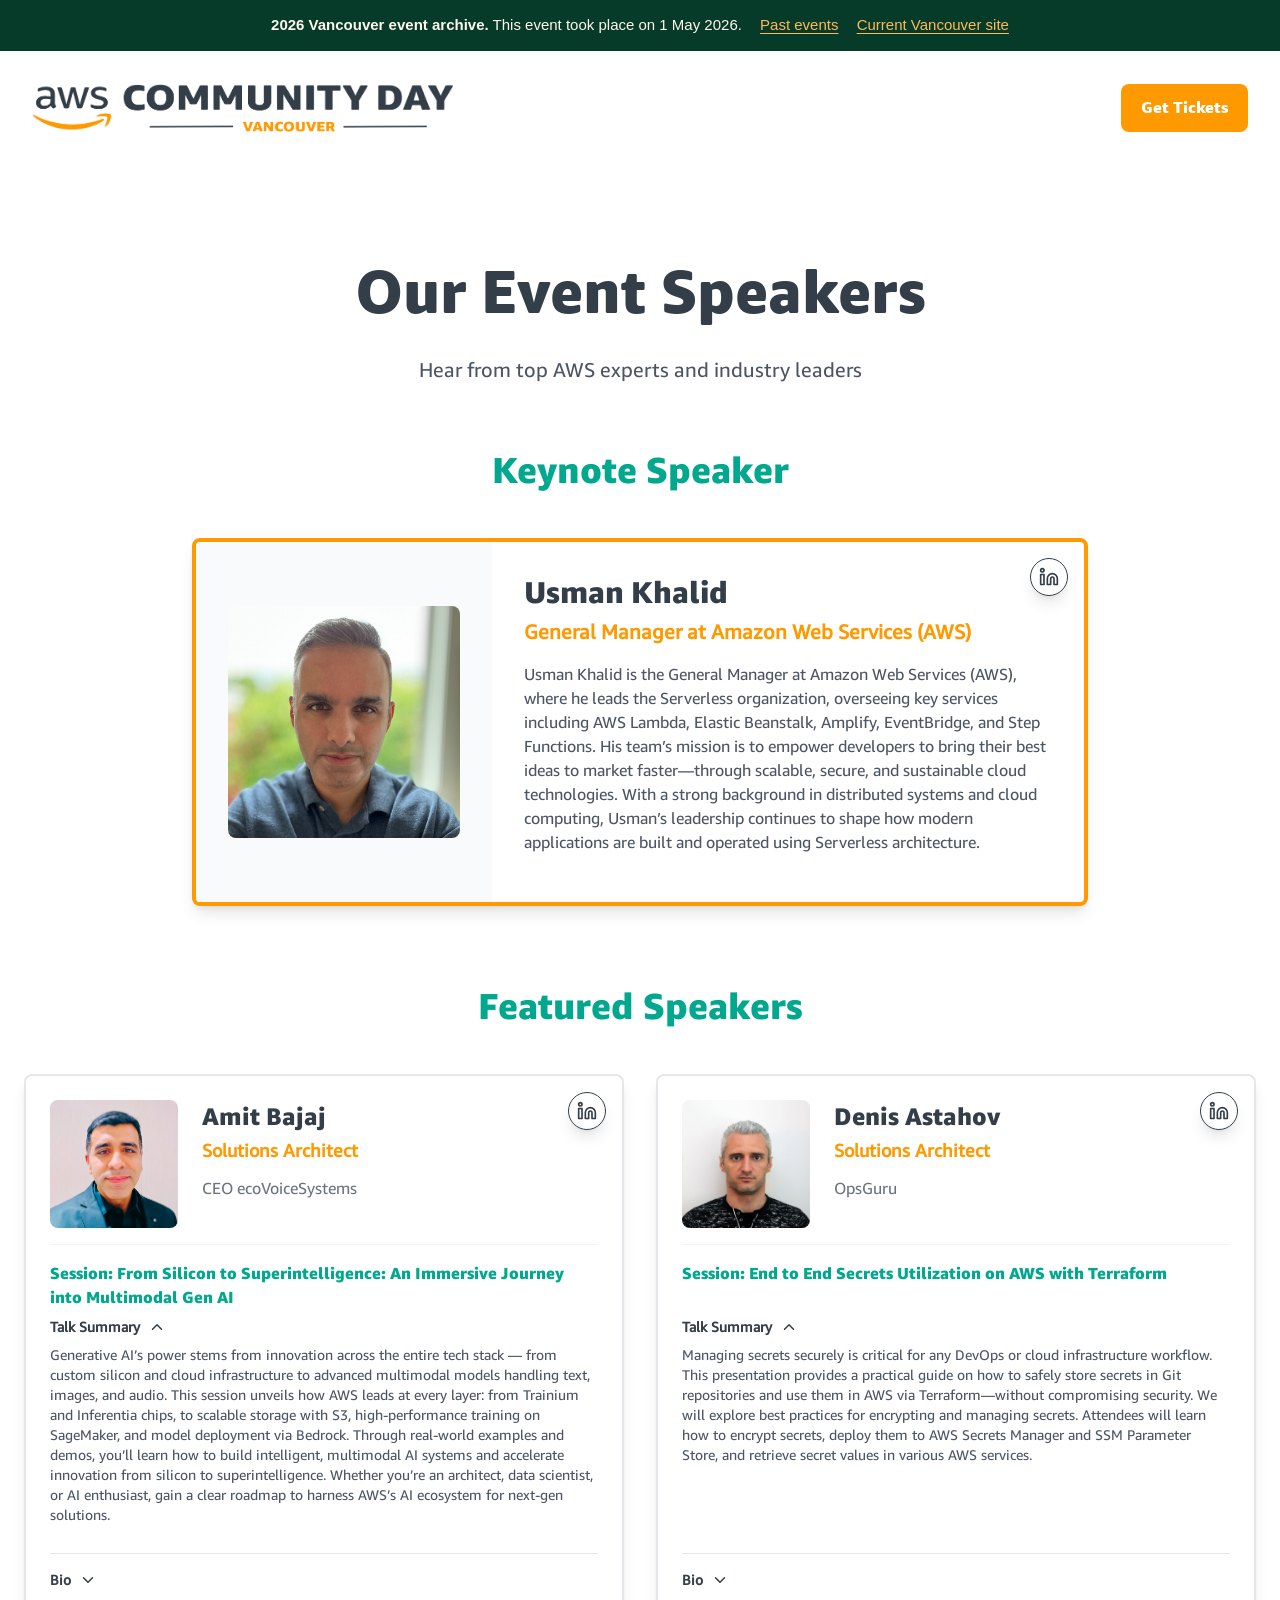
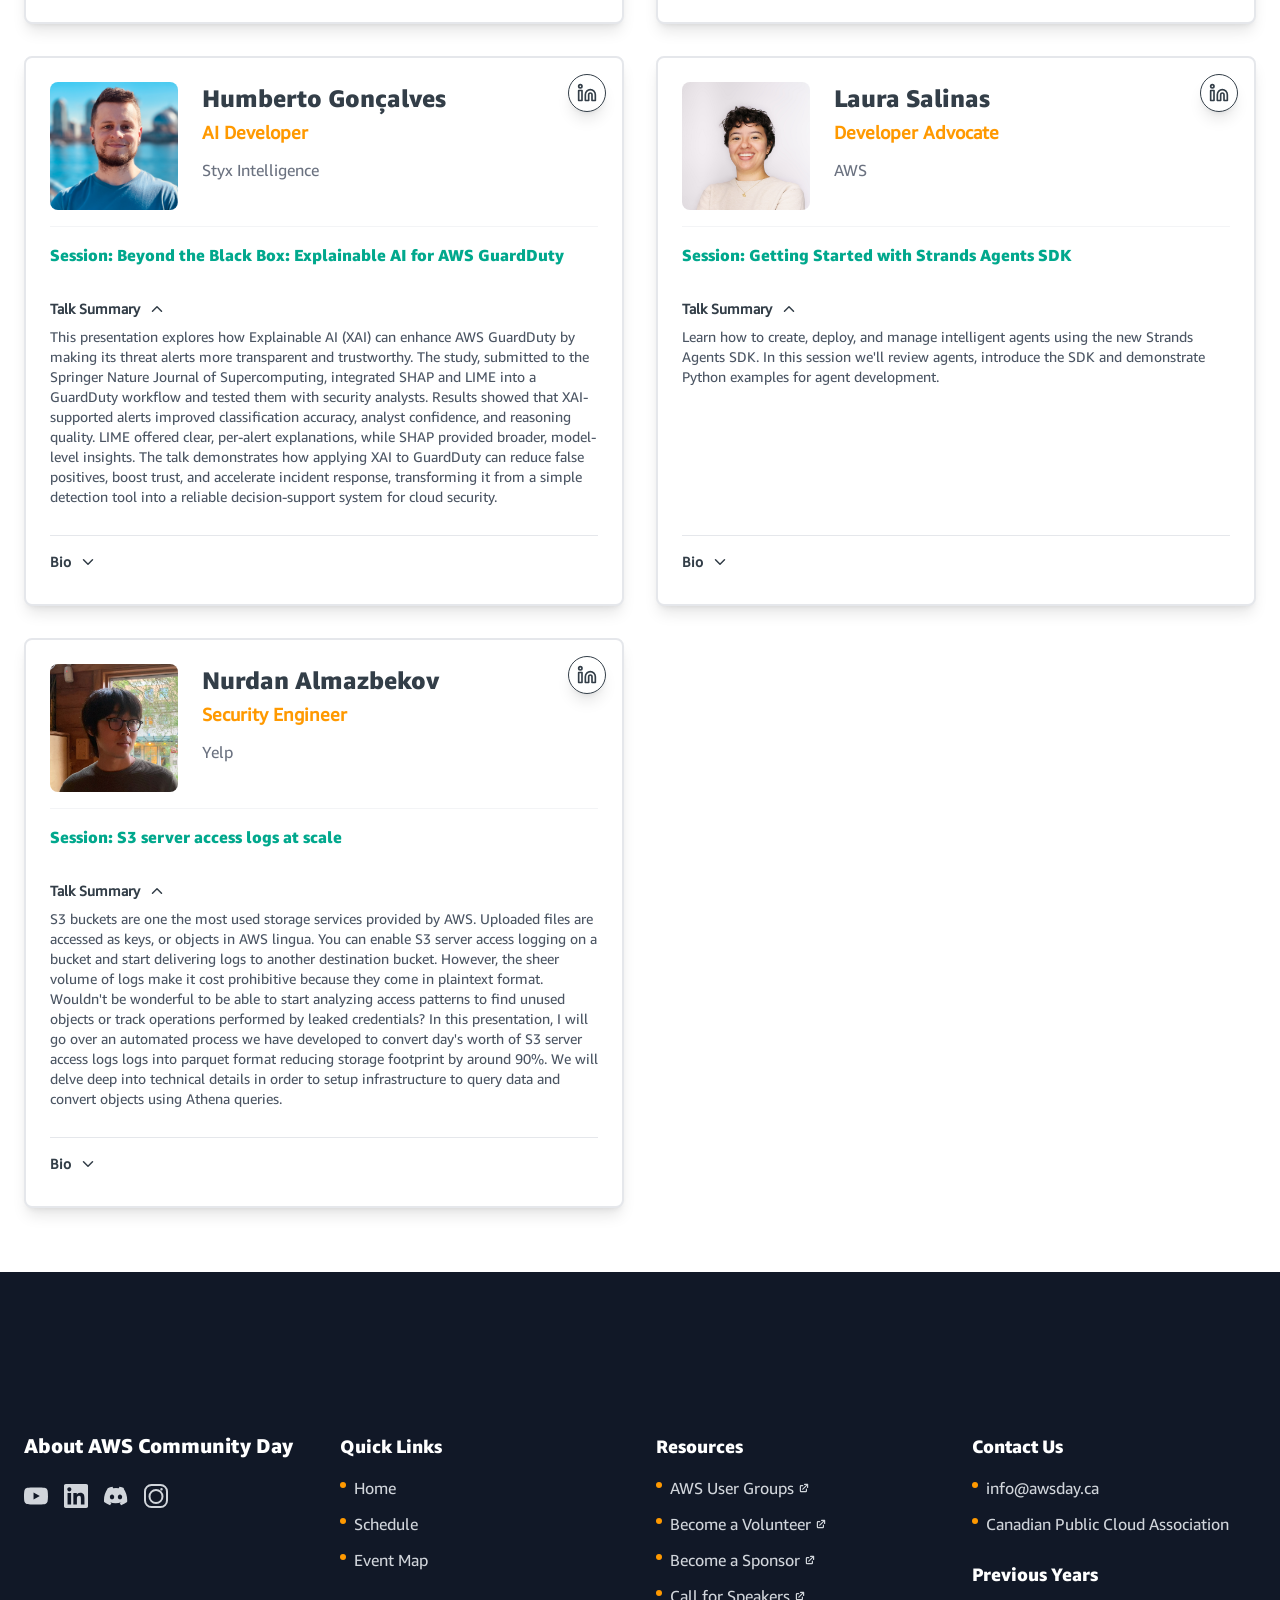
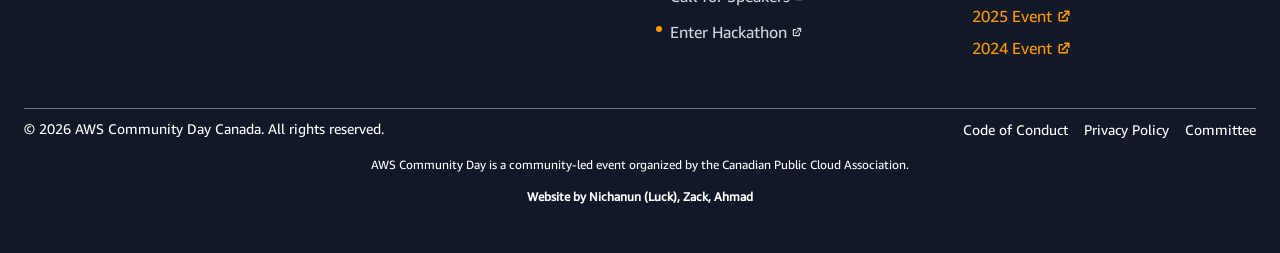
<file: past-events/2026/speakers/index.html>
<!DOCTYPE html><html lang="en"><head><meta charSet="utf-8"/><meta name="viewport" content="width=device-width, initial-scale=1"/><link rel="preload" as="image" href="/past-events/2026/speakers/usmanKhalid.jpeg"/><link rel="preload" as="image" href="/past-events/2026/speakers/amitBajaj.png"/><link rel="preload" as="image" href="/past-events/2026/speakers/denisAstahov.jpg"/><link rel="preload" as="image" href="/past-events/2026/speakers/humbertoGonçalves.jpeg"/><link rel="preload" as="image" href="/past-events/2026/speakers/lauraSalinas.jpg"/><link rel="preload" as="image" href="/past-events/2026/speakers/NurdanAlmazbekov.jpeg"/><link rel="stylesheet" href="/past-events/2026/_next/static/css/7565703909236184.css" data-precedence="next"/><link rel="preload" as="script" fetchPriority="low" href="/past-events/2026/_next/static/chunks/webpack-f8e50eb5629c4551.js"/><script src="/past-events/2026/_next/static/chunks/6503942f-91928ac277dbc419.js" async=""></script><script src="/past-events/2026/_next/static/chunks/544-ed9880b51215c2f8.js" async=""></script><script src="/past-events/2026/_next/static/chunks/main-app-fb70dda4eaa54c97.js" async=""></script><script src="/past-events/2026/_next/static/chunks/623-a94eeacda532b65b.js" async=""></script><script src="/past-events/2026/_next/static/chunks/687-57189b523b15122a.js" async=""></script><script src="/past-events/2026/_next/static/chunks/app/speakers/page-956e3283081fbd74.js" async=""></script><script src="/past-events/2026/_next/static/chunks/app/layout-6f62210da8c51dae.js" async=""></script><title>AWS Community Day Vancouver 2026 | Event archive</title><meta name="description" content="The AWS Community Day in Vancouver Canada features expert-led talks, technical workshops, hands-on labs, and networking opportunities with industry leaders and fellow enthusiasts. Whether you&#x27;re an experienced professional or a newcomer in the world of AWS, come join us. Be part of the movement to create a better, smarter, and more connected world."/><script src="/past-events/2026/_next/static/chunks/polyfills-78c92fac7aa8fdd8.js" noModule=""></script><meta name="robots" content="noindex,follow"><link rel="stylesheet" href="/past-events/archive.css"><script defer src="/past-events/archive.js"></script></head><body data-archive-year="2026" class="antialiased __variable_ad029e __variable_4ec087 __variable_05d20a __variable_993591"><!--$--><!--/$--><div class="min-h-screen"><!--$!--><template data-dgst="BAILOUT_TO_CLIENT_SIDE_RENDERING"></template><div></div><!--/$--><main class="flex-1 bg-white"><div class="pt-24 pb-16"><div class="container mx-auto px-4 md:px-6 max-w-7xl"><h1 class="text-4xl md:text-5xl lg:text-6xl font-heroDate font-extrabold leading-none text-text-primary text-center mb-8">Our Event Speakers</h1><div class="prose prose-lg mx-auto text-center mb-16"><p class="text-xl text-gray-600 leading-relaxed">Hear from top AWS experts and industry leaders</p></div><div class="mb-20"><h2 class="text-3xl md:text-4xl font-bold text-center text-[#01A88D] mb-12">Keynote Speaker</h2><div class="max-w-4xl mx-auto bg-white rounded-lg shadow-lg overflow-hidden border-4 border-[#FF9900] relative"><a href="https://www.linkedin.com/in/ahmedusmankhalid/" target="_blank" rel="noopener noreferrer" class="absolute top-4 right-4 p-2 bg-transparent border border-[#333E48] text-[#333E48] rounded-full hover:bg-[#333E48] hover:text-white transition-colors shadow-lg z-10" aria-label="Visit Usman Khalid&#x27;s LinkedIn profile"><svg xmlns="http://www.w3.org/2000/svg" width="20" height="20" viewBox="0 0 24 24" fill="none" stroke="currentColor" stroke-width="2" stroke-linecap="round" stroke-linejoin="round" class="lucide lucide-linkedin"><path d="M16 8a6 6 0 0 1 6 6v7h-4v-7a2 2 0 0 0-2-2 2 2 0 0 0-2 2v7h-4v-7a6 6 0 0 1 6-6z"></path><rect width="4" height="12" x="2" y="9"></rect><circle cx="4" cy="4" r="2"></circle></svg></a><div class="md:flex"><div class="md:w-1/3 p-8 flex items-center justify-center bg-gray-50"><img src="/past-events/2026/speakers/usmanKhalid.jpeg" alt="Usman Khalid" class="w-full max-w-xs rounded-lg"/></div><div class="md:w-2/3 p-8"><h3 class="text-3xl font-bold text-[#333E48] mb-2">Usman Khalid</h3><p class="text-xl text-[#FF9900] font-semibold mb-4">General Manager<!-- --> at <!-- -->Amazon Web Services (AWS)</p><p class="text-gray-600 mb-4">Usman Khalid is the General Manager at Amazon Web Services (AWS), where he leads the Serverless organization, overseeing key services including AWS Lambda, Elastic Beanstalk, Amplify, EventBridge, and Step Functions. His team’s mission is to empower developers to bring their best ideas to market faster—through scalable, secure, and sustainable cloud technologies. With a strong background in distributed systems and cloud computing, Usman’s leadership continues to shape how modern applications are built and operated using Serverless architecture.</p></div></div></div></div><div><h2 class="text-3xl md:text-4xl font-bold text-center text-[#01A88D] mb-12">Featured Speakers</h2><div class="grid grid-cols-1 md:grid-cols-2 gap-8"><div class="bg-white rounded-lg shadow-lg overflow-hidden border-2 border-gray-200 relative"><a href="https://www.linkedin.com/in/amit-bajaj-sa/" target="_blank" rel="noopener noreferrer" class="absolute top-4 right-4 p-2 bg-transparent border border-[#333E48] text-[#333E48] rounded-full hover:bg-[#333E48] hover:text-white transition-colors shadow-lg z-10" aria-label="Visit Amit Bajaj&#x27;s LinkedIn profile"><svg xmlns="http://www.w3.org/2000/svg" width="20" height="20" viewBox="0 0 24 24" fill="none" stroke="currentColor" stroke-width="2" stroke-linecap="round" stroke-linejoin="round" class="lucide lucide-linkedin"><path d="M16 8a6 6 0 0 1 6 6v7h-4v-7a2 2 0 0 0-2-2 2 2 0 0 0-2 2v7h-4v-7a6 6 0 0 1 6-6z"></path><rect width="4" height="12" x="2" y="9"></rect><circle cx="4" cy="4" r="2"></circle></svg></a><div class="p-6 flex flex-col h-full"><div class="flex items-start gap-6 mb-4"><div class="w-32 h-32 flex-shrink-0"><img src="/past-events/2026/speakers/amitBajaj.png" alt="Amit Bajaj" class="w-full h-full object-cover rounded-lg"/></div><div class="flex-1"><h3 class="text-2xl font-bold text-[#333E48] mb-1">Amit Bajaj</h3><p class="text-lg text-[#FF9900] font-semibold mb-3">Solutions Architect</p><p class="text-md text-gray-500 mb-3">CEO ecoVoiceSystems</p></div></div><div class="flex-grow pt-4 border-t border-gray-100"><h4 class="text-md font-bold text-[#01A88D] mb-2 min-h-[3rem] line-clamp-2">Session: <!-- -->From Silicon to Superintelligence: An Immersive Journey into Multimodal Gen AI</h4><div class="mb-3"><button class="flex items-center gap-2 text-[#333E48] font-semibold text-sm mb-2 hover:text-[#FF9900] transition-colors">Talk Summary<svg xmlns="http://www.w3.org/2000/svg" width="18" height="18" viewBox="0 0 24 24" fill="none" stroke="currentColor" stroke-width="2" stroke-linecap="round" stroke-linejoin="round" class="lucide lucide-chevron-up"><path d="m18 15-6-6-6 6"></path></svg></button><p class="text-gray-600 text-sm">Generative AI’s power stems from innovation across the entire tech stack — from custom silicon and cloud infrastructure to advanced multimodal models handling text, images, and audio.  This session unveils how AWS leads at every layer: from Trainium and Inferentia chips, to scalable storage with S3, high-performance training on SageMaker, and model deployment via Bedrock.  Through real-world examples and demos, you’ll learn how to build intelligent, multimodal AI systems and accelerate innovation from silicon to superintelligence. Whether you’re an architect, data scientist, or AI enthusiast, gain a clear roadmap to harness AWS’s AI ecosystem for next-gen solutions.</p></div></div><div class="mt-4 pt-4 border-t border-gray-200"><button class="flex items-center gap-2 text-[#333E48] font-semibold text-sm mb-2 hover:text-[#FF9900] transition-colors">Bio<svg xmlns="http://www.w3.org/2000/svg" width="18" height="18" viewBox="0 0 24 24" fill="none" stroke="currentColor" stroke-width="2" stroke-linecap="round" stroke-linejoin="round" class="lucide lucide-chevron-down"><path d="m6 9 6 6 6-6"></path></svg></button></div></div></div><div class="bg-white rounded-lg shadow-lg overflow-hidden border-2 border-gray-200 relative"><a href="https://www.linkedin.com/in/denis-astahov/" target="_blank" rel="noopener noreferrer" class="absolute top-4 right-4 p-2 bg-transparent border border-[#333E48] text-[#333E48] rounded-full hover:bg-[#333E48] hover:text-white transition-colors shadow-lg z-10" aria-label="Visit Denis Astahov&#x27;s LinkedIn profile"><svg xmlns="http://www.w3.org/2000/svg" width="20" height="20" viewBox="0 0 24 24" fill="none" stroke="currentColor" stroke-width="2" stroke-linecap="round" stroke-linejoin="round" class="lucide lucide-linkedin"><path d="M16 8a6 6 0 0 1 6 6v7h-4v-7a2 2 0 0 0-2-2 2 2 0 0 0-2 2v7h-4v-7a6 6 0 0 1 6-6z"></path><rect width="4" height="12" x="2" y="9"></rect><circle cx="4" cy="4" r="2"></circle></svg></a><div class="p-6 flex flex-col h-full"><div class="flex items-start gap-6 mb-4"><div class="w-32 h-32 flex-shrink-0"><img src="/past-events/2026/speakers/denisAstahov.jpg" alt="Denis Astahov" class="w-full h-full object-cover rounded-lg"/></div><div class="flex-1"><h3 class="text-2xl font-bold text-[#333E48] mb-1">Denis Astahov</h3><p class="text-lg text-[#FF9900] font-semibold mb-3">Solutions Architect</p><p class="text-md text-gray-500 mb-3">OpsGuru</p></div></div><div class="flex-grow pt-4 border-t border-gray-100"><h4 class="text-md font-bold text-[#01A88D] mb-2 min-h-[3rem] line-clamp-2">Session: <!-- -->End to End Secrets Utilization on AWS with Terraform</h4><div class="mb-3"><button class="flex items-center gap-2 text-[#333E48] font-semibold text-sm mb-2 hover:text-[#FF9900] transition-colors">Talk Summary<svg xmlns="http://www.w3.org/2000/svg" width="18" height="18" viewBox="0 0 24 24" fill="none" stroke="currentColor" stroke-width="2" stroke-linecap="round" stroke-linejoin="round" class="lucide lucide-chevron-up"><path d="m18 15-6-6-6 6"></path></svg></button><p class="text-gray-600 text-sm">Managing secrets securely is critical for any DevOps or cloud infrastructure workflow. This presentation provides a practical guide on how to safely store secrets in Git repositories and use them in AWS via Terraform—without compromising security. We will explore best practices for encrypting and managing secrets. Attendees will learn how to encrypt secrets, deploy them to AWS Secrets Manager and SSM Parameter Store, and retrieve secret values in various AWS services.</p></div></div><div class="mt-4 pt-4 border-t border-gray-200"><button class="flex items-center gap-2 text-[#333E48] font-semibold text-sm mb-2 hover:text-[#FF9900] transition-colors">Bio<svg xmlns="http://www.w3.org/2000/svg" width="18" height="18" viewBox="0 0 24 24" fill="none" stroke="currentColor" stroke-width="2" stroke-linecap="round" stroke-linejoin="round" class="lucide lucide-chevron-down"><path d="m6 9 6 6 6-6"></path></svg></button></div></div></div><div class="bg-white rounded-lg shadow-lg overflow-hidden border-2 border-gray-200 relative"><a href="https://www.linkedin.com/in/humbertos-goncalves/" target="_blank" rel="noopener noreferrer" class="absolute top-4 right-4 p-2 bg-transparent border border-[#333E48] text-[#333E48] rounded-full hover:bg-[#333E48] hover:text-white transition-colors shadow-lg z-10" aria-label="Visit Humberto Gonçalves&#x27;s LinkedIn profile"><svg xmlns="http://www.w3.org/2000/svg" width="20" height="20" viewBox="0 0 24 24" fill="none" stroke="currentColor" stroke-width="2" stroke-linecap="round" stroke-linejoin="round" class="lucide lucide-linkedin"><path d="M16 8a6 6 0 0 1 6 6v7h-4v-7a2 2 0 0 0-2-2 2 2 0 0 0-2 2v7h-4v-7a6 6 0 0 1 6-6z"></path><rect width="4" height="12" x="2" y="9"></rect><circle cx="4" cy="4" r="2"></circle></svg></a><div class="p-6 flex flex-col h-full"><div class="flex items-start gap-6 mb-4"><div class="w-32 h-32 flex-shrink-0"><img src="/past-events/2026/speakers/humbertoGonçalves.jpeg" alt="Humberto Gonçalves" class="w-full h-full object-cover rounded-lg"/></div><div class="flex-1"><h3 class="text-2xl font-bold text-[#333E48] mb-1">Humberto Gonçalves</h3><p class="text-lg text-[#FF9900] font-semibold mb-3">AI Developer</p><p class="text-md text-gray-500 mb-3">Styx Intelligence</p></div></div><div class="flex-grow pt-4 border-t border-gray-100"><h4 class="text-md font-bold text-[#01A88D] mb-2 min-h-[3rem] line-clamp-2">Session: <!-- -->Beyond the Black Box: Explainable AI for AWS GuardDuty</h4><div class="mb-3"><button class="flex items-center gap-2 text-[#333E48] font-semibold text-sm mb-2 hover:text-[#FF9900] transition-colors">Talk Summary<svg xmlns="http://www.w3.org/2000/svg" width="18" height="18" viewBox="0 0 24 24" fill="none" stroke="currentColor" stroke-width="2" stroke-linecap="round" stroke-linejoin="round" class="lucide lucide-chevron-up"><path d="m18 15-6-6-6 6"></path></svg></button><p class="text-gray-600 text-sm">This presentation explores how Explainable AI (XAI) can enhance AWS GuardDuty by making its threat alerts more transparent and trustworthy. The study, submitted to the Springer Nature Journal of Supercomputing, integrated SHAP and LIME into a GuardDuty workflow and tested them with security analysts. Results showed that XAI-supported alerts improved classification accuracy, analyst confidence, and reasoning quality. LIME offered clear, per-alert explanations, while SHAP provided broader, model-level insights. The talk demonstrates how applying XAI to GuardDuty can reduce false positives, boost trust, and accelerate incident response, transforming it from a simple detection tool into a reliable decision-support system for cloud security.</p></div></div><div class="mt-4 pt-4 border-t border-gray-200"><button class="flex items-center gap-2 text-[#333E48] font-semibold text-sm mb-2 hover:text-[#FF9900] transition-colors">Bio<svg xmlns="http://www.w3.org/2000/svg" width="18" height="18" viewBox="0 0 24 24" fill="none" stroke="currentColor" stroke-width="2" stroke-linecap="round" stroke-linejoin="round" class="lucide lucide-chevron-down"><path d="m6 9 6 6 6-6"></path></svg></button></div></div></div><div class="bg-white rounded-lg shadow-lg overflow-hidden border-2 border-gray-200 relative"><a href="https://www.linkedin.com/in/laums/" target="_blank" rel="noopener noreferrer" class="absolute top-4 right-4 p-2 bg-transparent border border-[#333E48] text-[#333E48] rounded-full hover:bg-[#333E48] hover:text-white transition-colors shadow-lg z-10" aria-label="Visit Laura Salinas&#x27;s LinkedIn profile"><svg xmlns="http://www.w3.org/2000/svg" width="20" height="20" viewBox="0 0 24 24" fill="none" stroke="currentColor" stroke-width="2" stroke-linecap="round" stroke-linejoin="round" class="lucide lucide-linkedin"><path d="M16 8a6 6 0 0 1 6 6v7h-4v-7a2 2 0 0 0-2-2 2 2 0 0 0-2 2v7h-4v-7a6 6 0 0 1 6-6z"></path><rect width="4" height="12" x="2" y="9"></rect><circle cx="4" cy="4" r="2"></circle></svg></a><div class="p-6 flex flex-col h-full"><div class="flex items-start gap-6 mb-4"><div class="w-32 h-32 flex-shrink-0"><img src="/past-events/2026/speakers/lauraSalinas.jpg" alt="Laura Salinas" class="w-full h-full object-cover rounded-lg"/></div><div class="flex-1"><h3 class="text-2xl font-bold text-[#333E48] mb-1">Laura Salinas</h3><p class="text-lg text-[#FF9900] font-semibold mb-3">Developer Advocate</p><p class="text-md text-gray-500 mb-3">AWS</p></div></div><div class="flex-grow pt-4 border-t border-gray-100"><h4 class="text-md font-bold text-[#01A88D] mb-2 min-h-[3rem] line-clamp-2">Session: <!-- -->Getting Started with Strands Agents SDK</h4><div class="mb-3"><button class="flex items-center gap-2 text-[#333E48] font-semibold text-sm mb-2 hover:text-[#FF9900] transition-colors">Talk Summary<svg xmlns="http://www.w3.org/2000/svg" width="18" height="18" viewBox="0 0 24 24" fill="none" stroke="currentColor" stroke-width="2" stroke-linecap="round" stroke-linejoin="round" class="lucide lucide-chevron-up"><path d="m18 15-6-6-6 6"></path></svg></button><p class="text-gray-600 text-sm">Learn how to create, deploy, and manage intelligent agents using the new Strands Agents SDK. In this session we&#x27;ll review agents, introduce the SDK and demonstrate Python examples for agent development.</p></div></div><div class="mt-4 pt-4 border-t border-gray-200"><button class="flex items-center gap-2 text-[#333E48] font-semibold text-sm mb-2 hover:text-[#FF9900] transition-colors">Bio<svg xmlns="http://www.w3.org/2000/svg" width="18" height="18" viewBox="0 0 24 24" fill="none" stroke="currentColor" stroke-width="2" stroke-linecap="round" stroke-linejoin="round" class="lucide lucide-chevron-down"><path d="m6 9 6 6 6-6"></path></svg></button></div></div></div><div class="bg-white rounded-lg shadow-lg overflow-hidden border-2 border-gray-200 relative"><a href="https://www.linkedin.com/in/nurdan-almazbekov/" target="_blank" rel="noopener noreferrer" class="absolute top-4 right-4 p-2 bg-transparent border border-[#333E48] text-[#333E48] rounded-full hover:bg-[#333E48] hover:text-white transition-colors shadow-lg z-10" aria-label="Visit Nurdan Almazbekov&#x27;s LinkedIn profile"><svg xmlns="http://www.w3.org/2000/svg" width="20" height="20" viewBox="0 0 24 24" fill="none" stroke="currentColor" stroke-width="2" stroke-linecap="round" stroke-linejoin="round" class="lucide lucide-linkedin"><path d="M16 8a6 6 0 0 1 6 6v7h-4v-7a2 2 0 0 0-2-2 2 2 0 0 0-2 2v7h-4v-7a6 6 0 0 1 6-6z"></path><rect width="4" height="12" x="2" y="9"></rect><circle cx="4" cy="4" r="2"></circle></svg></a><div class="p-6 flex flex-col h-full"><div class="flex items-start gap-6 mb-4"><div class="w-32 h-32 flex-shrink-0"><img src="/past-events/2026/speakers/NurdanAlmazbekov.jpeg" alt="Nurdan Almazbekov" class="w-full h-full object-cover rounded-lg"/></div><div class="flex-1"><h3 class="text-2xl font-bold text-[#333E48] mb-1">Nurdan Almazbekov</h3><p class="text-lg text-[#FF9900] font-semibold mb-3">Security Engineer</p><p class="text-md text-gray-500 mb-3">Yelp</p></div></div><div class="flex-grow pt-4 border-t border-gray-100"><h4 class="text-md font-bold text-[#01A88D] mb-2 min-h-[3rem] line-clamp-2">Session: <!-- -->S3 server access logs at scale</h4><div class="mb-3"><button class="flex items-center gap-2 text-[#333E48] font-semibold text-sm mb-2 hover:text-[#FF9900] transition-colors">Talk Summary<svg xmlns="http://www.w3.org/2000/svg" width="18" height="18" viewBox="0 0 24 24" fill="none" stroke="currentColor" stroke-width="2" stroke-linecap="round" stroke-linejoin="round" class="lucide lucide-chevron-up"><path d="m18 15-6-6-6 6"></path></svg></button><p class="text-gray-600 text-sm">S3 buckets are one the most used storage services provided by AWS. Uploaded files are accessed as keys, or objects in AWS lingua. You can enable S3 server access logging on a bucket and start delivering logs to another destination bucket. However, the sheer volume of logs make it cost prohibitive because they come in plaintext format. Wouldn&#x27;t be wonderful to be able to start analyzing access patterns to find unused objects or track operations performed by leaked credentials? In this presentation, I will go over an automated process we have developed to convert day&#x27;s worth of S3 server access logs logs into parquet format reducing storage footprint by around 90%. We will delve deep into technical details in order to setup infrastructure to query data and convert objects using Athena queries.</p></div></div><div class="mt-4 pt-4 border-t border-gray-200"><button class="flex items-center gap-2 text-[#333E48] font-semibold text-sm mb-2 hover:text-[#FF9900] transition-colors">Bio<svg xmlns="http://www.w3.org/2000/svg" width="18" height="18" viewBox="0 0 24 24" fill="none" stroke="currentColor" stroke-width="2" stroke-linecap="round" stroke-linejoin="round" class="lucide lucide-chevron-down"><path d="m6 9 6 6 6-6"></path></svg></button></div></div></div></div></div></div></div></main><footer class="bg-gray-900 text-white pt-32 md:pt-32 lg:pt-40 pb-12"><div class="container px-4 md:px-6 mx-auto"><div class="grid grid-cols-1 md:grid-cols-2 lg:grid-cols-4 gap-8 mb-12"><div class="space-y-4"><h3 class="text-xl font-bold">About AWS Community Day</h3><p class="text-gray-300"></p><div class="flex space-x-4 pt-2"><a href="https://www.youtube.com/channel/UCMfuz22CouuimIXngTMMZIQ" target="_blank" rel="noopener noreferrer" class="text-gray-300 hover:text-white transition-colors" aria-label="YouTube"><span class="sr-only">YouTube</span><svg class="h-6 w-6" fill="currentColor" viewBox="0 0 24 24" aria-hidden="true"><path d="M23.498 6.186a3.016 3.016 0 0 0-2.122-2.136C19.505 3.545 12 3.545 12 3.545s-7.505 0-9.377.505A3.017 3.017 0 0 0 .502 6.186C0 8.07 0 12 0 12s0 3.93.502 5.814a3.016 3.016 0 0 0 2.122 2.136c1.871.505 9.376.505 9.376.505s7.505 0 9.377-.505a3.015 3.015 0 0 0 2.122-2.136C24 15.93 24 12 24 12s0-3.93-.502-5.814zM9.545 15.568V8.432L15.818 12l-6.273 3.568z"></path></svg></a><a href="http://www.linkedin.com/company/canadiancloud" target="_blank" rel="noopener noreferrer" class="text-gray-300 hover:text-white transition-colors" aria-label="LinkedIn"><span class="sr-only">LinkedIn</span><svg class="h-6 w-6" fill="currentColor" viewBox="0 0 24 24" aria-hidden="true"><path d="M20.447 20.452h-3.554v-5.569c0-1.328-.027-3.037-1.852-3.037-1.853 0-2.136 1.445-2.136 2.939v5.667H9.351V9h3.413v1.561h.046c.477-.9 1.637-1.85 3.37-1.85 3.601 0 4.267 2.37 4.267 5.455v6.286zM5.337 7.433c-1.144 0-2.063-.926-2.063-2.065 0-1.138.92-2.063 2.063-2.063 1.14 0 2.064.925 2.064 2.063 0 1.139-.925 2.065-2.064 2.065zm1.782 13.019H3.555V9h3.564v11.452zM22.225 0H1.771C.792 0 0 .774 0 1.729v20.542C0 23.227.792 24 1.771 24h20.451C23.2 24 24 23.227 24 22.271V1.729C24 .774 23.2 0 22.222 0h.003z"></path></svg></a><a href="https://discord.gg/wg372JtEK8" target="_blank" rel="noopener noreferrer" class="text-gray-300 hover:text-white transition-colors" aria-label="Discord"><span class="sr-only">Discord</span><svg class="h-6 w-6" fill="currentColor" viewBox="0 0 24 24" aria-hidden="true"><path d="M20.316 4.37a19.791 19.791 0 0 0-4.885-1.516.074.074 0 0 0-.079.037c-.21.375-.454.886-.622 1.283a18.27 18.27 0 0 0-5.487 0 12.64 12.64 0 0 0-.622-1.283.077.077 0 0 0-.079-.037A19.736 19.736 0 0 0 3.677 4.37a.07.07 0 0 0-.032.027C.533 9.046-.32 13.58.099 18.057a.082.082 0 0 0 .031.051 19.9 19.9 0 0 0 5.993 3.03.078.078 0 0 0 .084-.028c.462-.63.873-1.3 1.226-2.006a.076.076 0 0 0-.041-.106 13.107 13.107 0 0 1-1.872-.892.077.077 0 0 1-.008-.128.075.075 0 0 1 .008-.006c.01-.007.02-.014.03-.02a14.7 14.7 0 0 0 12.07 0l.031.02a.077.077 0 0 1-.001.135c-.598.355-1.225.654-1.873.893a.077.077 0 0 0-.04.106c.36.712.78 1.388 1.25 2.02a.077.077 0 0 0 .083.028 19.838 19.838 0 0 0 6.002-3.03.077.077 0 0 0 .032-.05c.5-5.177-.838-9.675-3.55-13.66a.06.06 0 0 0-.031-.03zM8.02 15.33c-1.183 0-2.157-1.09-2.157-2.42 0-1.33.956-2.42 2.158-2.42 1.21 0 2.175 1.1 2.157 2.42 0 1.33-.956 2.42-2.158 2.42zm7.975 0c-1.183 0-2.157-1.09-2.157-2.42 0-1.33.955-2.42 2.157-2.42 1.21 0 2.175 1.1 2.157 2.42 0 1.33-.955 2.42-2.157 2.42z"></path></svg></a><a href="https://www.instagram.com/canadiancloudninja/" target="_blank" rel="noopener noreferrer" class="text-gray-300 hover:text-white transition-colors" aria-label="Instagram"><span class="sr-only">Instagram</span><svg class="h-6 w-6" fill="currentColor" viewBox="0 0 24 24" aria-hidden="true"><path d="M7.5 2h9a5.5 5.5 0 0 1 5.5 5.5v9a5.5 5.5 0 0 1-5.5 5.5h-9A5.5 5.5 0 0 1 2 16.5v-9A5.5 5.5 0 0 1 7.5 2zm0-2A7.5 7.5 0 0 0 0 7.5v9A7.5 7.5 0 0 0 7.5 24h9a7.5 7.5 0 0 0 7.5-7.5v-9A7.5 7.5 0 0 0 16.5 0h-9zm4.5 7a5.5 5.5 0 1 1 0 11a5.5 5.5 0 0 1 0-11zm0-2a7.5 7.5 0 1 0 0 15a7.5 7.5 0 0 0 0-15zm6.75.25a1.25 1.25 0 1 1-2.5 0a1.25 1.25 0 0 1 2.5 0z"></path></svg></a></div></div><div><h4 class="text-lg font-semibold mb-4">Quick Links</h4><!--$!--><template data-dgst="BAILOUT_TO_CLIENT_SIDE_RENDERING"></template><ul class="grid grid-cols-2 gap-x-4 gap-y-3 md:grid-cols-1 md:gap-y-3"><li class="min-w-0"><a href="/past-events/2026/" target="_self" rel="" class="text-gray-300 hover:text-white transition-colors flex items-start gap-2"><span class="w-1.5 h-1.5 bg-[#FF9900] rounded-full mt-1.5 shrink-0"></span><span class="min-w-0 inline-flex flex-wrap items-baseline gap-1"><span class="break-words">Home</span></span></a></li></ul><!--/$--></div><div><h4 class="text-lg font-semibold mb-4">Resources</h4><ul class="grid grid-cols-2 gap-x-4 gap-y-3 md:grid-cols-1 md:gap-y-3"><li class="min-w-0"><a href="https://awsusergroups.com" target="_blank" rel="noopener noreferrer" class="text-gray-300 hover:text-white transition-colors flex items-start gap-2"><span class="w-1.5 h-1.5 bg-[#FF9900] rounded-full mt-1.5 shrink-0"></span><span class="min-w-0 inline-flex flex-wrap items-baseline gap-1"><span class="break-words">AWS User Groups</span><svg xmlns="http://www.w3.org/2000/svg" class="h-3 w-3 shrink-0" viewBox="0 0 20 20" fill="currentColor" aria-hidden="true"><path d="M11 3a1 1 0 100 2h2.586l-6.293 6.293a1 1 0 101.414 1.414L15 6.414V9a1 1 0 102 0V4a1 1 0 00-1-1h-5z"></path><path d="M5 5a2 2 0 00-2 2v8a2 2 0 002 2h8a2 2 0 002-2v-3a1 1 0 10-2 0v3H5V7h3a1 1 0 000-2H5z"></path></svg></span></a></li><li class="min-w-0"><a href="https://tally.so/r/eqv4A0" target="_blank" rel="noopener noreferrer" class="text-gray-300 hover:text-white transition-colors flex items-start gap-2"><span class="w-1.5 h-1.5 bg-[#FF9900] rounded-full mt-1.5 shrink-0"></span><span class="min-w-0 inline-flex flex-wrap items-baseline gap-1"><span class="break-words">Become a Volunteer</span><svg xmlns="http://www.w3.org/2000/svg" class="h-3 w-3 shrink-0" viewBox="0 0 20 20" fill="currentColor" aria-hidden="true"><path d="M11 3a1 1 0 100 2h2.586l-6.293 6.293a1 1 0 101.414 1.414L15 6.414V9a1 1 0 102 0V4a1 1 0 00-1-1h-5z"></path><path d="M5 5a2 2 0 00-2 2v8a2 2 0 002 2h8a2 2 0 002-2v-3a1 1 0 10-2 0v3H5V7h3a1 1 0 000-2H5z"></path></svg></span></a></li><li class="min-w-0"><a href="https://tally.so/r/MeMBYX" target="_blank" rel="noopener noreferrer" class="text-gray-300 hover:text-white transition-colors flex items-start gap-2"><span class="w-1.5 h-1.5 bg-[#FF9900] rounded-full mt-1.5 shrink-0"></span><span class="min-w-0 inline-flex flex-wrap items-baseline gap-1"><span class="break-words">Become a Sponsor</span><svg xmlns="http://www.w3.org/2000/svg" class="h-3 w-3 shrink-0" viewBox="0 0 20 20" fill="currentColor" aria-hidden="true"><path d="M11 3a1 1 0 100 2h2.586l-6.293 6.293a1 1 0 101.414 1.414L15 6.414V9a1 1 0 102 0V4a1 1 0 00-1-1h-5z"></path><path d="M5 5a2 2 0 00-2 2v8a2 2 0 002 2h8a2 2 0 002-2v-3a1 1 0 10-2 0v3H5V7h3a1 1 0 000-2H5z"></path></svg></span></a></li><li class="min-w-0"><a href="https://tally.so/r/ODkv7g" target="_blank" rel="noopener noreferrer" class="text-gray-300 hover:text-white transition-colors flex items-start gap-2"><span class="w-1.5 h-1.5 bg-[#FF9900] rounded-full mt-1.5 shrink-0"></span><span class="min-w-0 inline-flex flex-wrap items-baseline gap-1"><span class="break-words">Call for Speakers</span><svg xmlns="http://www.w3.org/2000/svg" class="h-3 w-3 shrink-0" viewBox="0 0 20 20" fill="currentColor" aria-hidden="true"><path d="M11 3a1 1 0 100 2h2.586l-6.293 6.293a1 1 0 101.414 1.414L15 6.414V9a1 1 0 102 0V4a1 1 0 00-1-1h-5z"></path><path d="M5 5a2 2 0 00-2 2v8a2 2 0 002 2h8a2 2 0 002-2v-3a1 1 0 10-2 0v3H5V7h3a1 1 0 000-2H5z"></path></svg></span></a></li><li class="min-w-0"><a href="https://hackerrivals.com/" target="_blank" rel="noopener noreferrer" class="text-gray-300 hover:text-white transition-colors flex items-start gap-2"><span class="w-1.5 h-1.5 bg-[#FF9900] rounded-full mt-1.5 shrink-0"></span><span class="min-w-0 inline-flex flex-wrap items-baseline gap-1"><span class="break-words">Enter Hackathon</span><svg xmlns="http://www.w3.org/2000/svg" class="h-3 w-3 shrink-0" viewBox="0 0 20 20" fill="currentColor" aria-hidden="true"><path d="M11 3a1 1 0 100 2h2.586l-6.293 6.293a1 1 0 101.414 1.414L15 6.414V9a1 1 0 102 0V4a1 1 0 00-1-1h-5z"></path><path d="M5 5a2 2 0 00-2 2v8a2 2 0 002 2h8a2 2 0 002-2v-3a1 1 0 10-2 0v3H5V7h3a1 1 0 000-2H5z"></path></svg></span></a></li></ul></div><div><h4 class="text-lg font-semibold mb-4">Contact Us</h4><ul class="grid grid-cols-2 gap-x-4 gap-y-3 md:grid-cols-1 md:gap-y-3 mb-6"><li class="min-w-0"><a href="mailto:info@awsday.ca" class="text-gray-300 hover:text-white transition-colors flex items-start gap-2"><span class="w-1.5 h-1.5 bg-[#FF9900] rounded-full mt-1.5 shrink-0"></span><span class="min-w-0 break-words">info@awsday.ca</span></a></li><li class="min-w-0"><a href="https://www.canadiancloud.org/" target="_blank" rel="noopener noreferrer" class="text-gray-300 hover:text-white transition-colors flex items-start gap-2"><span class="w-1.5 h-1.5 bg-[#FF9900] rounded-full mt-1.5 shrink-0"></span><span class="min-w-0 break-words">Canadian Public Cloud Association</span></a></li></ul><h4 class="text-lg font-semibold mb-4">Previous Years</h4><!--$!--><template data-dgst="BAILOUT_TO_CLIENT_SIDE_RENDERING"></template><div class="grid grid-cols-2 gap-x-4 gap-y-2 md:grid-cols-1 md:gap-y-2"><a href="/past-events/2024/index.html" class="text-[#FF9900] hover:underline inline-flex items-center min-w-0" target="_blank" rel="noopener noreferrer">2024 Event</a><a href="/past-events/2025/index.html" class="text-[#FF9900] hover:underline inline-flex items-center min-w-0" target="_blank" rel="noopener noreferrer">2025 Event</a></div><!--/$--></div></div><div class="border-t border-gray-500 pt-2 text-white"><div class="flex flex-col md:flex-row justify-between items-center"><div class=" text-sm text-center md:text-left mb-4 md:mb-0">© <!-- -->2026<!-- --> AWS Community Day Canada. All rights reserved.</div><div class="flex flex-wrap justify-center gap-4"><div><button class=" hover:text-white text-sm transition-colors decoration-none">Code of Conduct</button></div><div><button class=" hover:text-white text-sm transition-colors decoration-none">Privacy Policy</button></div><div><button class=" hover:text-white text-sm transition-colors decoration-none">Committee</button></div></div></div><p class="text-white text-xs mt-4 text-center">AWS Community Day is a community-led event organized by the Canadian Public Cloud Association.</p><p class="text-white text-xs mt-4 text-center font-semibold">Website by<!-- --> <span><a href="https://www.linkedin.com/in/nichanun-pong/" target="_blank" rel="noopener noreferrer" class="hover:underline">Nichanun (Luck)</a>, </span><span><a href="https://www.linkedin.com/in/viet-anh-hoang-a504911b1/" target="_blank" rel="noopener noreferrer" class="hover:underline">Zack</a>, </span><span><a href="https://www.linkedin.com/in/ahmad-salempoor/" target="_blank" rel="noopener noreferrer" class="hover:underline">Ahmad</a></span></p></div></div></footer></div><script src="/past-events/2026/_next/static/chunks/webpack-f8e50eb5629c4551.js" async=""></script><script>(self.__next_f=self.__next_f||[]).push([0]);self.__next_f.push([2,null])</script><script>self.__next_f.push([1,"1:HL[\"/past-events/2026/_next/static/css/7565703909236184.css\",\"style\"]\n"])</script><script>self.__next_f.push([1,"2:I[6592,[],\"\"]\n4:I[2747,[],\"ClientPageRoot\"]\n5:I[3942,[\"623\",\"static/chunks/623-a94eeacda532b65b.js\",\"687\",\"static/chunks/687-57189b523b15122a.js\",\"875\",\"static/chunks/app/speakers/page-956e3283081fbd74.js\"],\"default\"]\n6:I[218,[],\"\"]\n7:I[5015,[],\"\"]\n8:I[2101,[\"185\",\"static/chunks/app/layout-6f62210da8c51dae.js\"],\"ScrollToHash\"]\n9:\"$Sreact.suspense\"\nb:I[2174,[],\"\"]\nc:[]\n"])</script><script>self.__next_f.push([1,"0:[[[\"$\",\"link\",\"0\",{\"rel\":\"stylesheet\",\"href\":\"/past-events/2026/_next/static/css/7565703909236184.css\",\"precedence\":\"next\",\"crossOrigin\":\"$undefined\"}]],[\"$\",\"$L2\",null,{\"buildId\":\"qRX-fQzBbBERR-YPetSPS\",\"assetPrefix\":\"/past-events/2026\",\"initialCanonicalUrl\":\"/speakers/\",\"initialTree\":[\"\",{\"children\":[\"speakers\",{\"children\":[\"__PAGE__\",{}]}]},\"$undefined\",\"$undefined\",true],\"initialSeedData\":[\"\",{\"children\":[\"speakers\",{\"children\":[\"__PAGE__\",{},[[\"$L3\",[\"$\",\"$L4\",null,{\"props\":{\"params\":{},\"searchParams\":{}},\"Component\":\"$5\"}]],null],null]},[\"$\",\"$L6\",null,{\"parallelRouterKey\":\"children\",\"segmentPath\":[\"children\",\"speakers\",\"children\"],\"error\":\"$undefined\",\"errorStyles\":\"$undefined\",\"errorScripts\":\"$undefined\",\"template\":[\"$\",\"$L7\",null,{}],\"templateStyles\":\"$undefined\",\"templateScripts\":\"$undefined\",\"notFound\":\"$undefined\",\"notFoundStyles\":\"$undefined\",\"styles\":null}],null]},[[\"$\",\"html\",null,{\"lang\":\"en\",\"children\":[\"$\",\"body\",null,{\"className\":\"antialiased __variable_ad029e __variable_4ec087 __variable_05d20a __variable_993591\",\"children\":[[\"$\",\"$L8\",null,{}],[\"$\",\"$9\",null,{\"fallback\":null,\"children\":null}],[\"$\",\"$L6\",null,{\"parallelRouterKey\":\"children\",\"segmentPath\":[\"children\"],\"error\":\"$undefined\",\"errorStyles\":\"$undefined\",\"errorScripts\":\"$undefined\",\"template\":[\"$\",\"$L7\",null,{}],\"templateStyles\":\"$undefined\",\"templateScripts\":\"$undefined\",\"notFound\":[[\"$\",\"title\",null,{\"children\":\"404: This page could not be found.\"}],[\"$\",\"div\",null,{\"style\":{\"fontFamily\":\"system-ui,\\\"Segoe UI\\\",Roboto,Helvetica,Arial,sans-serif,\\\"Apple Color Emoji\\\",\\\"Segoe UI Emoji\\\"\",\"height\":\"100vh\",\"textAlign\":\"center\",\"display\":\"flex\",\"flexDirection\":\"column\",\"alignItems\":\"center\",\"justifyContent\":\"center\"},\"children\":[\"$\",\"div\",null,{\"children\":[[\"$\",\"style\",null,{\"dangerouslySetInnerHTML\":{\"__html\":\"body{color:#000;background:#fff;margin:0}.next-error-h1{border-right:1px solid rgba(0,0,0,.3)}@media (prefers-color-scheme:dark){body{color:#fff;background:#000}.next-error-h1{border-right:1px solid rgba(255,255,255,.3)}}\"}}],[\"$\",\"h1\",null,{\"className\":\"next-error-h1\",\"style\":{\"display\":\"inline-block\",\"margin\":\"0 20px 0 0\",\"padding\":\"0 23px 0 0\",\"fontSize\":24,\"fontWeight\":500,\"verticalAlign\":\"top\",\"lineHeight\":\"49px\"},\"children\":\"404\"}],[\"$\",\"div\",null,{\"style\":{\"display\":\"inline-block\"},\"children\":[\"$\",\"h2\",null,{\"style\":{\"fontSize\":14,\"fontWeight\":400,\"lineHeight\":\"49px\",\"margin\":0},\"children\":\"This page could not be found.\"}]}]]}]}]],\"notFoundStyles\":[],\"styles\":null}]]}]}],null],null],\"couldBeIntercepted\":false,\"initialHead\":[null,\"$La\"],\"globalErrorComponent\":\"$b\",\"missingSlots\":\"$Wc\"}]]\n"])</script><script>self.__next_f.push([1,"a:[[\"$\",\"meta\",\"0\",{\"name\":\"viewport\",\"content\":\"width=device-width, initial-scale=1\"}],[\"$\",\"meta\",\"1\",{\"charSet\":\"utf-8\"}],[\"$\",\"title\",\"2\",{\"children\":\"AWS Community Day Vancouver 2026 | Event archive\"}],[\"$\",\"meta\",\"3\",{\"name\":\"description\",\"content\":\"The AWS Community Day in Vancouver Canada features expert-led talks, technical workshops, hands-on labs, and networking opportunities with industry leaders and fellow enthusiasts. Whether you're an experienced professional or a newcomer in the world of AWS, come join us. Be part of the movement to create a better, smarter, and more connected world.\"}]]\n3:null\n"])</script></body></html>
</file>
<file: styles.css>
@font-face{font-family:Nunito;src:url('assets/nunito-latin.woff2') format('woff2');font-weight:400 1000;font-display:swap}
:root{--cream:#fff9ef;--green:#073b29;--deep:#092e23;--orange:#ff7900;--ink:#12352b;--peach:#ffe1d0;--yellow:#fff0b8;--blue:#bdeafa;--lime:#e2edbf;--content:1240px;color-scheme:light}
*{box-sizing:border-box}html{scroll-behavior:smooth;scroll-padding-top:112px}body{margin:0;background:var(--cream);color:var(--deep);font:500 18px/1.45 Nunito,'Arial Rounded MT Bold',Arial,sans-serif;-webkit-font-smoothing:antialiased}button,a{-webkit-tap-highlight-color:transparent}button{font:inherit;color:inherit;cursor:pointer}a{color:inherit}button{border:0}button:disabled{cursor:default}a,button,summary{touch-action:manipulation}a:focus-visible,button:focus-visible,summary:focus-visible{outline:3px solid #087aaf;outline-offset:5px}a:hover{color:#ad4b00}.icon{width:25px;height:25px;flex-shrink:0;vertical-align:middle}.content-width{max-width:var(--content);margin-inline:auto;width:calc(100% - 88px)}h1,h2,h3,p{margin:0}h1,h2,h3{font-weight:1000;line-height:1.02;letter-spacing:-.045em}h2{font-size:clamp(34px,3.4vw,49px)}h3{font-size:32px}p{line-height:1.4}.skip-link{position:fixed;left:20px;top:-80px;background:var(--cream);padding:12px;z-index:99}.skip-link:focus{top:10px}
.site-header{position:sticky;top:0;z-index:20;background:rgba(255,249,239,.97);border-bottom:1px solid #e9e5d5;box-shadow:0 1px 0 #ffffff60}.header-inner{max-width:1440px;min-height:110px;margin:auto;display:flex;align-items:center;gap:26px;padding:17px 36px}.brand{display:flex;gap:12px;align-items:center;text-decoration:none;line-height:.98;font-weight:1000;font-size:23px;letter-spacing:-1px;flex-shrink:0}.brand strong{color:#e86600;font-weight:1000}.brand .brand-cloud{height:63px;width:69px;color:var(--orange);stroke-width:1.3}.desktop-nav{display:flex;align-items:center;gap:21px;margin-left:auto}.desktop-nav a,.desktop-nav button{font-size:15px;font-weight:900;white-space:nowrap;text-decoration:none;background:transparent;padding:10px 0}.desktop-nav button:hover{color:#ac4b00}.header-actions{display:flex;align-items:center;gap:20px}.button{display:inline-flex;align-items:center;justify-content:center;gap:15px;background:var(--orange);color:var(--deep);padding:14px 28px;border-radius:100px;font-weight:1000;font-size:23px;line-height:1.2;text-decoration:none;box-shadow:inset 0 1px 0 #ffb03c;transition:transform .18s,background .18s,box-shadow .18s}.button:hover{background:#ff920b;color:var(--deep);transform:translateY(-2px);box-shadow:0 6px 18px #d15c0020}.button-small{font-size:16px;padding:12px 20px;white-space:nowrap}.button-large{padding:16px 30px}.button .icon{stroke-width:2.5}.city-switch{display:flex;align-items:center;gap:6px;border:1px solid #c8cec4;box-shadow:0 2px 5px #183a2911;border-radius:12px;background:#fffdf8;font-size:14px;font-weight:900;padding:10px}.city-switch .icon{width:17px;height:17px}.city-switch:hover{background:#edf2e1}.menu-toggle{display:none;background:transparent;padding:10px}.mobile-nav{padding:10px 24px 20px;border-top:1px solid #e4e8da}.mobile-nav:not([hidden]){display:grid;grid-template-columns:repeat(3,1fr);gap:8px}.mobile-nav a,.mobile-nav button{padding:12px 8px;background:#f0f1df;border-radius:8px;text-decoration:none;text-align:center;font-weight:900;font-size:15px}
.hero{position:relative;isolation:isolate;min-height:625px;overflow:hidden;background:var(--green)}.hero-art{position:absolute;inset:0;width:100%;height:100%;object-fit:cover;object-position:center;z-index:-2}.hero:before{content:'';position:absolute;inset:0;z-index:-1;background:linear-gradient(90deg,#073b2940 24%,#073b29eb 38%,#073b29c7 46%,transparent 66%)}.hero-inner{max-width:var(--content);width:calc(100% - 88px);min-height:625px;margin:auto;display:flex;align-items:center;padding:64px 0 74px}.hero-copy{color:var(--cream);width:55%;max-width:680px;position:relative}.hero-kicker{display:inline-block;letter-spacing:.13em;font-size:12px;font-weight:900;text-transform:uppercase;margin-bottom:20px;color:#e3edc9}.hero h1{font-size:clamp(46px,4.8vw,70px);line-height:.99;letter-spacing:-.035em;text-shadow:0 2px 8px #032c2518}.hero h1 span{color:#ff920b;font-size:1.12em;display:inline-block;margin-top:3px}.hero-tagline{font-size:clamp(25px,2.6vw,37px);font-weight:1000;letter-spacing:-1px;line-height:1.1;margin-top:16px}.event-status{display:flex;gap:11px;align-items:center;font-size:20px;margin-top:24px}.hero-cta{display:inline-flex;align-items:center;margin-top:25px;position:relative}.hero-wave{position:absolute;bottom:-1px;width:100%;height:46px;pointer-events:none}.sparks{display:inline-block;position:relative;width:33px;height:38px;vertical-align:middle;margin-left:14px}.sparks i{position:absolute;width:7px;height:22px;background:#ff9000;border-radius:5px;transform-origin:center;left:8px;top:0;transform:rotate(29deg)}.sparks i:nth-child(2){transform:rotate(65deg);left:20px;top:12px;height:24px}.sparks i:nth-child(3){transform:rotate(100deg);left:20px;top:29px;height:17px}.hero-cta .sparks{position:absolute;left:100%;top:-12px}
.community-section{display:grid;grid-template-columns:1.05fr 1.8fr;gap:46px;align-items:center;padding:44px 0 56px}.community-intro h2{position:relative;max-width:370px}.community-intro .sparks{position:absolute;right:-12px;bottom:12px}.community-intro p{font-size:22px;margin-top:18px;max-width:360px;letter-spacing:-.35px}.pillars{display:grid;grid-template-columns:repeat(3,1fr);gap:18px}.pillar{border-radius:28px;min-height:228px;padding:25px 18px 24px;text-align:center;transition:transform .2s}.pillar:hover{transform:translateY(-5px)}.pillar>.icon{width:54px;height:54px;stroke-width:1.9;margin-bottom:8px}.pillar h3{font-size:32px;margin-bottom:10px}.pillar p{font-size:18px;line-height:1.25;max-width:170px;margin:auto}.learn{background:var(--peach)}.learn>.icon{color:#f27600}.connect{background:var(--yellow)}.connect>.icon{color:#f58b00}.build{background:var(--blue)}.build>.icon{color:#0074ba}
.story-section{display:grid;grid-template-columns:1fr 1fr;gap:44px;align-items:center;padding:12px 0 62px}.community-photo{margin:0;position:relative;overflow:hidden;border-radius:28px;align-self:stretch;min-height:310px}.community-photo img{position:absolute;width:100%;height:100%;object-fit:cover;object-position:center 70%}.community-photo figcaption{position:absolute;bottom:0;left:0;right:0;font-size:11px;background:linear-gradient(transparent,#082f27d9);color:white;padding:38px 20px 14px;font-weight:800}.story-copy h2{position:relative;font-size:clamp(32px,3vw,43px);line-height:1.04;max-width:600px;margin-bottom:20px}.story-copy .sparks{width:25px;height:30px;transform:scale(.7);margin-left:4px;position:absolute;top:-12px;right:-2px}.story-copy h3{font-size:clamp(23px,2.2vw,30px);letter-spacing:-.7px;margin-bottom:12px}.story-copy p{font-size:22px;line-height:1.35;max-width:510px}.activity-tags{display:flex;gap:10px;flex-wrap:wrap;margin:20px 0 15px}.tag{display:inline-flex;align-items:center;gap:8px;padding:10px 13px;border-radius:14px;font-size:16px;font-weight:1000}.tag:hover{box-shadow:0 0 0 2px #104c3533}.talks{background:var(--peach)}.talks .icon{color:#e76d00}.workshops{background:var(--lime)}.workshops .icon{color:#1a741e}.community{background:var(--blue)}.community .icon{color:#0074ba}.text-link{display:inline-flex;align-items:center;gap:8px;font-size:14px;font-weight:900;text-underline-offset:4px}.text-link .icon{width:19px;height:19px}
.join-section{position:relative;isolation:isolate;background:#e4efcb;border-radius:55px 70px 45px 60px;min-height:260px;overflow:hidden;text-align:center;margin-top:5px;margin-bottom:68px}.join-landscape{position:absolute;inset:0;z-index:-1;background:radial-gradient(ellipse at center,#f2f4d8,transparent 75%)}.join-landscape>svg:first-child{position:absolute;width:100%;height:100%;inset:0}.join-copy{position:relative;padding:42px 80px 50px}.join-copy h2{font-size:clamp(30px,3.5vw,48px);line-height:1.1;margin-bottom:23px}.join-copy .sparks{margin-left:10px;transform:scale(.75)}.landscape-cloud{position:absolute;width:60px;height:50px;color:white;stroke-width:1.5;opacity:.9}.cloud-one{left:11%;top:28px}.cloud-two{right:7%;top:42px}.pine{position:absolute;color:#286d49;width:90px;height:150px;bottom:-16px}.pine-one{left:-15px}.pine-two{left:40px;width:70px;height:120px}.pine-three{right:10px;width:110px;height:180px}.mobile-break{display:none}
.faq-section{display:grid;grid-template-columns:1fr 1.5fr;gap:60px;padding-bottom:50px}.eyebrow{display:block;color:#466d55;font-size:12px;font-weight:1000;text-transform:uppercase;letter-spacing:.13em;margin-bottom:13px}.faq-heading h2{font-size:39px}.faq-items details{border-bottom:1px solid #cfd7c4}.faq-items summary{list-style:none;cursor:pointer;font-size:18px;font-weight:900;padding:16px 35px 16px 0;position:relative}.faq-items summary::-webkit-details-marker{display:none}.faq-items summary:after{content:'+';position:absolute;right:4px;top:13px;font-size:25px;font-weight:700;color:#397b50}.faq-items details[open] summary:after{content:'−'}.faq-items details p{font-size:16px;line-height:1.6;padding:0 30px 18px 0}.site-footer{border-top:1px solid #d8dfcb;padding-top:27px;padding-bottom:27px}.footer-top{display:flex;align-items:center;justify-content:space-between;gap:30px}.footer-brand{display:flex;align-items:center;gap:17px;font-size:18px;letter-spacing:-.4px;font-weight:1000;text-decoration:none}.footer-brand .icon{width:48px;height:43px;color:var(--orange);stroke-width:1.5}.site-footer nav{display:flex;gap:32px}.site-footer nav button{padding:10px 0;background:transparent;font-size:15px;font-weight:800}.site-footer nav button:hover{color:#a84a00}.footer-bottom{display:flex;justify-content:space-between;gap:20px;color:#5d7364;font-size:12px;padding-top:24px}
dialog{border:1px solid #d8decf;border-radius:30px;background:var(--cream);color:var(--deep);padding:48px;width:calc(100% - 36px);max-width:600px;max-height:85dvh;box-shadow:0 25px 100px #001a2159}dialog::backdrop{background:#062e27b8;backdrop-filter:blur(5px)}dialog h2{font-size:42px;padding-right:5px;margin-bottom:22px}dialog p{font-size:19px;margin:14px 0}dialog .button{margin:12px 0;font-size:18px;max-width:100%}dialog .panel-note{font-size:14px;line-height:1.6}.dialog-close{position:absolute;right:17px;top:16px;background:#e6edda;border-radius:50%;padding:9px;display:grid;place-items:center}.dialog-close:hover{background:#d5e1c6}.panel-list{padding:12px 0}.panel-list p{display:flex;gap:14px;font-size:17px;align-items:center}.panel-list .icon{color:#b95800}.status-line{padding:15px;border-radius:12px;background:#e8edda;font-size:16px!important;font-weight:900}.city-list{display:grid;gap:10px;margin:24px 0}.city-list a{display:flex;align-items:center;gap:12px;padding:15px;border:1px solid #cedac5;border-radius:14px;text-decoration:none;font-weight:900;background:#f4f4e5}.city-list a>.icon:last-child{margin-left:auto}.city-list a[aria-current]{background:#e1edcc}.current-city{font-size:12px;font-weight:700;margin-left:auto;color:#506942}body.dialog-open{overflow:hidden}
@media(min-width:1600px){.hero{min-height:720px}.hero-inner{min-height:720px}.hero-art{object-position:center 48%}}
@media(max-width:1240px){.header-inner{gap:17px;padding-inline:25px}.brand{font-size:20px;gap:8px}.brand .brand-cloud{width:53px}.desktop-nav{gap:15px}.desktop-nav a,.desktop-nav button{font-size:14px}.header-actions{gap:10px}.header-updates{padding:12px 14px}.community-section{gap:35px}.community-intro .sparks{right:-6px}.pillar{padding-inline:13px}.story-section{gap:30px}.story-copy p{font-size:20px}.tag{padding:10px;font-size:14px}.hero-copy{width:57%}}
@media(max-width:1050px){.desktop-nav{display:none}.header-actions{margin-left:auto}.menu-toggle{display:block}.header-inner{min-height:95px}.brand{font-size:21px}.hero-inner,.hero{min-height:600px}.hero h1{font-size:54px}.hero-copy{width:61%}.hero-art{object-position:53% center}.community-section{grid-template-columns:1fr 1.6fr;gap:25px}.community-intro h2{font-size:38px}.community-intro p{font-size:20px}.community-intro .sparks{right:-13px;transform:scale(.7)}.pillars{gap:12px}.pillar{min-height:220px;border-radius:23px}.pillar h3{font-size:28px}.pillar p{font-size:16px}.story-copy h2{font-size:35px}.story-copy h3{font-size:25px}.story-copy .sparks{display:none}.story-copy p{font-size:19px}.join-copy{padding-inline:45px}.join-copy h2{font-size:39px}.join-copy .sparks{display:none}.footer-brand{font-size:16px}.site-footer nav{gap:20px}}
@media(max-width:760px){html{scroll-padding-top:90px}.content-width{width:calc(100% - 40px)}.header-inner{padding:10px 20px;min-height:85px;gap:12px}.brand{font-size:17px;letter-spacing:-.6px;gap:8px}.brand .brand-cloud{width:44px;height:47px}.header-updates{display:none}.city-switch{padding:8px;font-size:12px;gap:4px}.city-switch .icon{width:14px}.menu-toggle{padding:7px}.header-actions{gap:7px}.hero{min-height:540px;padding-top:0}.hero-inner{width:calc(100% - 44px);min-height:490px;align-items:flex-start;padding:45px 0 56px}.hero-art{position:absolute;inset:0;display:block;width:100%;height:100%;object-fit:cover;object-position:60% center;z-index:-2}.hero:before{display:block;background:linear-gradient(90deg,#073b29f2 0%,#073b29c7 60%,#073b2959 100%)}.hero-inner{position:relative;min-height:540px;align-items:center;padding:48px 0 64px}.hero-copy{width:100%;max-width:none}.hero-kicker{margin-bottom:16px;font-size:11px}.hero h1{font-size:clamp(43px,8.8vw,65px);line-height:1}.hero-tagline{font-size:30px}.event-status{font-size:17px;gap:8px;margin-top:22px}.hero .button{font-size:22px}.hero-wave{height:25px}.community-section{grid-template-columns:1fr;gap:28px;padding:34px 0 40px}.community-intro h2{font-size:41px;max-width:330px}.community-intro h2 br{display:none}.community-intro p{font-size:20px;max-width:100%;margin-top:12px}.community-intro p br{display:none}.community-intro .sparks{right:8px;bottom:9px}.pillars{gap:12px}.pillar{min-height:204px;padding:21px 10px;border-radius:22px}.pillar>.icon{width:44px;height:44px}.pillar h3{font-size:26px}.pillar p{font-size:15px;line-height:1.35}.story-section{grid-template-columns:1fr;gap:26px;padding:0 0 38px}.community-photo{min-height:290px}.story-copy h2{font-size:37px;margin-bottom:15px}.story-copy h3{font-size:26px}.story-copy p{font-size:20px}.activity-tags{gap:9px}.tag{font-size:15px;padding:10px 14px}.join-section{border-radius:33px;min-height:274px;margin-bottom:43px}.join-copy{padding:41px 20px 62px}.join-copy h2{font-size:36px;line-height:1.04;margin-bottom:20px}.mobile-break{display:block}.join-copy .button{font-size:21px;padding:14px 23px}.cloud-one{left:8%;top:10px;width:35px}.cloud-two{right:5%;top:60px;width:35px}.pine-three{width:80px;height:130px;right:-10px;bottom:-15px}.pine-two{left:4px;width:45px;height:90px}.pine-one{left:-28px;width:70px;height:120px}.faq-section{grid-template-columns:1fr;gap:15px;padding-bottom:35px}.faq-heading h2{font-size:36px}.faq-items summary{font-size:17px;padding-block:16px}.footer-top{align-items:flex-start;flex-direction:column;gap:17px}.footer-brand{font-size:16px;gap:12px}.footer-brand .icon{width:40px;height:40px}.site-footer nav{gap:30px;margin-left:1px}.footer-bottom{flex-direction:column;gap:8px;padding-top:20px}.site-footer{padding-top:22px;padding-bottom:25px}dialog{padding:42px 25px 27px;border-radius:24px}dialog h2{font-size:34px}dialog p{font-size:18px}.dialog-close{padding:7px}}
@media(max-width:400px){.header-inner{padding-inline:12px}.brand{font-size:15px;gap:6px}.brand .brand-cloud{width:37px}.city-switch{font-size:11px;padding:7px}.header-actions{gap:2px}.hero-inner{padding-top:33px}.hero h1{font-size:43px}.hero-tagline{font-size:27px}.community-intro h2{font-size:36px;max-width:290px}.community-intro .sparks{right:0}.pillars{gap:8px}.pillar{padding:20px 8px;border-radius:18px}.pillar h3{font-size:23px}.pillar p{font-size:13px}.pillar>.icon{width:37px;height:37px}.tag{padding:10px;font-size:14px}.tag .icon{width:21px}.community-photo{min-height:240px}.join-copy h2{font-size:32px}}
@media(prefers-reduced-motion:reduce){html{scroll-behavior:auto}*,*:before,*:after{transition:none!important;animation:none!important}}

/* Keep the longest city label within a 320px phone header. */
@media(max-width:360px){.header-inner{gap:6px}.brand{font-size:14px;gap:5px}.brand .brand-cloud{width:32px}.city-switch>.icon:first-child{display:none}}

.site-footer nav{flex-wrap:wrap;justify-content:flex-end;column-gap:24px;row-gap:4px}.site-footer nav a{padding:10px 0;text-decoration:none;font-size:15px;font-weight:800}.site-footer nav a:hover{color:#a84a00}
@media(max-width:760px){.site-footer nav{justify-content:flex-start;column-gap:24px}}

/* City dropdown retains the existing city button styling. */
.city-selector{position:relative;flex-shrink:0}
.city-switch[aria-expanded="true"]{background:#edf2e1}
.city-switch>.icon:last-child{transition:transform .18s}
.city-switch[aria-expanded="true"]>.icon:last-child{transform:rotate(180deg)}
.city-dropdown{position:absolute;top:calc(100% + 10px);right:0;z-index:30;min-width:210px;max-width:calc(100vw - 32px);padding:6px;border:1px solid #c8cec4;border-radius:16px;background:#fffdf8;box-shadow:0 12px 32px #092e2326}
.city-dropdown:not([hidden]){display:grid;gap:3px}
.city-dropdown a{display:flex;align-items:center;justify-content:space-between;gap:18px;min-height:44px;padding:11px 13px;border-radius:10px;color:var(--deep);font-size:15px;font-weight:900;text-decoration:none;white-space:nowrap}
.city-dropdown a:hover,.city-dropdown a:focus-visible{background:#edf2e1}
.city-dropdown a[aria-current="page"]{background:#e1edcc}
.city-dropdown-current{font-size:11px;color:#466d55;font-weight:800}

/* Funding and administration sit within the footer's secondary line. */
.footer-bottom{align-items:center;gap:24px;margin-top:20px;padding-top:16px;border-top:1px solid #e0e6d6}
.footer-notes{display:flex;flex-direction:column;gap:4px;line-height:1.45}
.footer-credits{display:flex;align-items:center;justify-content:flex-end;flex-wrap:wrap;column-gap:24px;row-gap:4px}
.footer-credit{display:inline-flex;align-items:center;gap:8px;min-height:44px;padding:0;color:#5d7364;text-decoration:none}
.footer-credit:hover{color:var(--deep)}
.footer-credit>span{font-size:11px;font-weight:700;white-space:nowrap}
.footer-credit img{display:block;object-fit:contain;filter:grayscale(1);opacity:.7;mix-blend-mode:multiply;transition:filter .18s,opacity .18s}
.footer-credit:hover img,.footer-credit:focus-visible img{filter:none;opacity:1}
.footer-credit .cpca-logo{width:32px;height:32px}
.footer-credit .hackerrivals-logo{width:104px;height:42px}
@media(max-width:760px){.footer-bottom{align-items:flex-start;gap:12px;margin-top:17px;padding-top:14px}.footer-credits{justify-content:flex-start;column-gap:14px}.footer-credit .cpca-logo{width:28px;height:28px}.footer-credit .hackerrivals-logo{width:96px;height:38px}}
</file>
<file: past-events/2026/_next/static/css/7565703909236184.css>
@font-face{font-family:__fontHeading_ad029e;src:url(/past-events/2026/_next/static/media/b385cc4dcf7a187f-s.p.ttf) format("truetype");font-display:swap}@font-face{font-family:__fontHeading_Fallback_ad029e;src:local("Arial");ascent-override:88.25%;descent-override:20.32%;line-gap-override:0.00%;size-adjust:110.26%}.__className_ad029e{font-family:__fontHeading_ad029e,__fontHeading_Fallback_ad029e}.__variable_ad029e{--font-heading:"__fontHeading_ad029e","__fontHeading_Fallback_ad029e"}@font-face{font-family:__fontBody_4ec087;src:url(/past-events/2026/_next/static/media/2f7f6a48739fd14e-s.p.ttf) format("truetype");font-display:swap}@font-face{font-family:__fontBody_Fallback_4ec087;src:local("Arial");ascent-override:94.81%;descent-override:21.83%;line-gap-override:0.00%;size-adjust:102.62%}.__className_4ec087{font-family:__fontBody_4ec087,__fontBody_Fallback_4ec087}.__variable_4ec087{--font-body:"__fontBody_4ec087","__fontBody_Fallback_4ec087"}@font-face{font-family:__fontHeroDate_05d20a;src:url(/past-events/2026/_next/static/media/8841e4b3694f51a6-s.p.ttf) format("truetype");font-display:swap;font-weight:900}@font-face{font-family:__fontHeroDate_Fallback_05d20a;src:local("Arial");ascent-override:88.22%;descent-override:20.31%;line-gap-override:0.00%;size-adjust:110.29%}.__className_05d20a{font-family:__fontHeroDate_05d20a,__fontHeroDate_Fallback_05d20a;font-weight:900}.__variable_05d20a{--font-hero-date:"__fontHeroDate_05d20a","__fontHeroDate_Fallback_05d20a"}@font-face{font-family:__fontHeroRegular_993591;src:url(/past-events/2026/_next/static/media/044a87905eacf35a-s.p.ttf) format("truetype");font-display:swap;font-weight:400}@font-face{font-family:__fontHeroRegular_Fallback_993591;src:local("Arial");ascent-override:94.80%;descent-override:21.83%;line-gap-override:0.00%;size-adjust:102.63%}.__className_993591{font-family:__fontHeroRegular_993591,__fontHeroRegular_Fallback_993591;font-weight:400}.__variable_993591{--font-hero-regular:"__fontHeroRegular_993591","__fontHeroRegular_Fallback_993591"}

/*
! tailwindcss v3.4.9 | MIT License | https://tailwindcss.com
*/*,:after,:before{box-sizing:border-box;border:0 solid #e5e7eb}:after,:before{--tw-content:""}:host,html{line-height:1.5;-webkit-text-size-adjust:100%;-moz-tab-size:4;-o-tab-size:4;tab-size:4;font-family:ui-sans-serif,system-ui,sans-serif,Apple Color Emoji,Segoe UI Emoji,Segoe UI Symbol,Noto Color Emoji;font-feature-settings:normal;font-variation-settings:normal;-webkit-tap-highlight-color:transparent}body{margin:0;line-height:inherit}hr{height:0;color:inherit;border-top-width:1px}abbr:where([title]){-webkit-text-decoration:underline dotted;text-decoration:underline dotted}h1,h2,h3,h4,h5,h6{font-size:inherit;font-weight:inherit}a{color:inherit;text-decoration:inherit}b,strong{font-weight:bolder}code,kbd,pre,samp{font-family:ui-monospace,SFMono-Regular,Menlo,Monaco,Consolas,Liberation Mono,Courier New,monospace;font-feature-settings:normal;font-variation-settings:normal;font-size:1em}small{font-size:80%}sub,sup{font-size:75%;line-height:0;position:relative;vertical-align:baseline}sub{bottom:-.25em}sup{top:-.5em}table{text-indent:0;border-color:inherit;border-collapse:collapse}button,input,optgroup,select,textarea{font-family:inherit;font-feature-settings:inherit;font-variation-settings:inherit;font-size:100%;font-weight:inherit;line-height:inherit;letter-spacing:inherit;color:inherit;margin:0;padding:0}button,select{text-transform:none}button,input:where([type=button]),input:where([type=reset]),input:where([type=submit]){-webkit-appearance:button;background-color:transparent;background-image:none}:-moz-focusring{outline:auto}:-moz-ui-invalid{box-shadow:none}progress{vertical-align:baseline}::-webkit-inner-spin-button,::-webkit-outer-spin-button{height:auto}[type=search]{-webkit-appearance:textfield;outline-offset:-2px}::-webkit-search-decoration{-webkit-appearance:none}::-webkit-file-upload-button{-webkit-appearance:button;font:inherit}summary{display:list-item}blockquote,dd,dl,figure,h1,h2,h3,h4,h5,h6,hr,p,pre{margin:0}fieldset{margin:0}fieldset,legend{padding:0}menu,ol,ul{list-style:none;margin:0;padding:0}dialog{padding:0}textarea{resize:vertical}input::-moz-placeholder,textarea::-moz-placeholder{opacity:1;color:#9ca3af}input::placeholder,textarea::placeholder{opacity:1;color:#9ca3af}[role=button],button{cursor:pointer}:disabled{cursor:default}audio,canvas,embed,iframe,img,object,svg,video{display:block;vertical-align:middle}img,video{max-width:100%;height:auto}[hidden]{display:none}:root{--background:0 0% 100%;--foreground:240 10% 3.9%;--card:0 0% 100%;--card-foreground:240 10% 3.9%;--popover:0 0% 100%;--popover-foreground:240 10% 3.9%;--primary:240 5.9% 10%;--primary-foreground:0 0% 98%;--secondary:240 4.8% 95.9%;--secondary-foreground:240 5.9% 10%;--muted:240 4.8% 95.9%;--muted-foreground:240 3.8% 45%;--accent:240 4.8% 95.9%;--accent-foreground:240 5.9% 10%;--destructive:0 72% 51%;--destructive-foreground:0 0% 98%;--border:240 5.9% 90%;--input:240 5.9% 90%;--ring:240 5.9% 10%;--radius:0.5rem;--text-primary:#333e48}*{border-color:hsl(var(--border))}body{background-color:hsl(var(--background));font-family:var(--font-body),ui-sans-serif,system-ui,sans-serif,"Apple Color Emoji","Segoe UI Emoji","Segoe UI Symbol","Noto Color Emoji";color:#333e48;overflow-x:hidden}h1,h2,h3,h4,h5,h6{font-family:var(--font-heading),ui-sans-serif,system-ui,sans-serif,"Apple Color Emoji","Segoe UI Emoji","Segoe UI Symbol","Noto Color Emoji"}*,:after,:before{--tw-border-spacing-x:0;--tw-border-spacing-y:0;--tw-translate-x:0;--tw-translate-y:0;--tw-rotate:0;--tw-skew-x:0;--tw-skew-y:0;--tw-scale-x:1;--tw-scale-y:1;--tw-pan-x: ;--tw-pan-y: ;--tw-pinch-zoom: ;--tw-scroll-snap-strictness:proximity;--tw-gradient-from-position: ;--tw-gradient-via-position: ;--tw-gradient-to-position: ;--tw-ordinal: ;--tw-slashed-zero: ;--tw-numeric-figure: ;--tw-numeric-spacing: ;--tw-numeric-fraction: ;--tw-ring-inset: ;--tw-ring-offset-width:0px;--tw-ring-offset-color:#fff;--tw-ring-color:rgba(59,130,246,.5);--tw-ring-offset-shadow:0 0 #0000;--tw-ring-shadow:0 0 #0000;--tw-shadow:0 0 #0000;--tw-shadow-colored:0 0 #0000;--tw-blur: ;--tw-brightness: ;--tw-contrast: ;--tw-grayscale: ;--tw-hue-rotate: ;--tw-invert: ;--tw-saturate: ;--tw-sepia: ;--tw-drop-shadow: ;--tw-backdrop-blur: ;--tw-backdrop-brightness: ;--tw-backdrop-contrast: ;--tw-backdrop-grayscale: ;--tw-backdrop-hue-rotate: ;--tw-backdrop-invert: ;--tw-backdrop-opacity: ;--tw-backdrop-saturate: ;--tw-backdrop-sepia: ;--tw-contain-size: ;--tw-contain-layout: ;--tw-contain-paint: ;--tw-contain-style: }::backdrop{--tw-border-spacing-x:0;--tw-border-spacing-y:0;--tw-translate-x:0;--tw-translate-y:0;--tw-rotate:0;--tw-skew-x:0;--tw-skew-y:0;--tw-scale-x:1;--tw-scale-y:1;--tw-pan-x: ;--tw-pan-y: ;--tw-pinch-zoom: ;--tw-scroll-snap-strictness:proximity;--tw-gradient-from-position: ;--tw-gradient-via-position: ;--tw-gradient-to-position: ;--tw-ordinal: ;--tw-slashed-zero: ;--tw-numeric-figure: ;--tw-numeric-spacing: ;--tw-numeric-fraction: ;--tw-ring-inset: ;--tw-ring-offset-width:0px;--tw-ring-offset-color:#fff;--tw-ring-color:rgba(59,130,246,.5);--tw-ring-offset-shadow:0 0 #0000;--tw-ring-shadow:0 0 #0000;--tw-shadow:0 0 #0000;--tw-shadow-colored:0 0 #0000;--tw-blur: ;--tw-brightness: ;--tw-contrast: ;--tw-grayscale: ;--tw-hue-rotate: ;--tw-invert: ;--tw-saturate: ;--tw-sepia: ;--tw-drop-shadow: ;--tw-backdrop-blur: ;--tw-backdrop-brightness: ;--tw-backdrop-contrast: ;--tw-backdrop-grayscale: ;--tw-backdrop-hue-rotate: ;--tw-backdrop-invert: ;--tw-backdrop-opacity: ;--tw-backdrop-saturate: ;--tw-backdrop-sepia: ;--tw-contain-size: ;--tw-contain-layout: ;--tw-contain-paint: ;--tw-contain-style: }.container{width:100%}@media (min-width:640px){.container{max-width:640px}}@media (min-width:768px){.container{max-width:768px}}@media (min-width:900px){.container{max-width:900px}}@media (min-width:1024px){.container{max-width:1024px}}@media (min-width:1280px){.container{max-width:1280px}}@media (min-width:1536px){.container{max-width:1536px}}.sr-only{position:absolute;width:1px;height:1px;padding:0;margin:-1px;overflow:hidden;clip:rect(0,0,0,0);white-space:nowrap;border-width:0}.pointer-events-none{pointer-events:none}.visible{visibility:visible}.static{position:static}.fixed{position:fixed}.absolute{position:absolute}.relative{position:relative}.sticky{position:sticky}.inset-0{inset:0}.inset-x-0{left:0;right:0}.-bottom-12{bottom:-3rem}.-bottom-24{bottom:-6rem}.-left-1\/4{left:-25%}.-left-12{left:-3rem}.-left-36{left:-9rem}.-left-6{left:-1.5rem}.-left-\[4rem\]{left:-4rem}.-right-12{right:-3rem}.-right-6{right:-1.5rem}.-top-12{top:-3rem}.-top-52{top:-13rem}.bottom-0{bottom:0}.bottom-2{bottom:.5rem}.bottom-4{bottom:1rem}.bottom-\[13rem\]{bottom:13rem}.bottom-\[1rem\]{bottom:1rem}.bottom-\[26rem\]{bottom:26rem}.bottom-\[30rem\]{bottom:30rem}.bottom-\[40rem\]{bottom:40rem}.bottom-\[42rem\]{bottom:42rem}.bottom-\[46rem\]{bottom:46rem}.bottom-\[6rem\]{bottom:6rem}.left-0{left:0}.left-1\/2{left:50%}.left-2{left:.5rem}.left-\[10rem\]{left:10rem}.left-\[14rem\]{left:14rem}.left-\[25\%\]{left:25%}.left-\[30\%\]{left:30%}.left-\[5\%\]{left:5%}.left-\[50\%\]{left:50%}.left-\[69\%\]{left:69%}.left-\[81\%\]{left:81%}.right-0{right:0}.right-4{right:1rem}.right-\[15\%\]{right:15%}.right-\[16rem\]{right:16rem}.right-\[20\%\]{right:20%}.right-\[25\%\]{right:25%}.right-\[30\%\]{right:30%}.right-\[7\%\]{right:7%}.top-0{top:0}.top-1\/2{top:50%}.top-16{top:4rem}.top-20{top:5rem}.top-4{top:1rem}.top-\[20\%\]{top:20%}.top-\[45\%\]{top:45%}.top-\[50\%\]{top:50%}.top-\[55\%\]{top:55%}.top-\[60\%\]{top:60%}.top-\[65\%\]{top:65%}.top-\[70\%\]{top:70%}.-z-10{z-index:-10}.-z-20{z-index:-20}.z-0{z-index:0}.z-10{z-index:10}.z-20{z-index:20}.z-30{z-index:30}.z-40{z-index:40}.z-50{z-index:50}.z-\[100\]{z-index:100}.z-\[9999\]{z-index:9999}.m-auto{margin:auto}.-mx-1{margin-left:-.25rem;margin-right:-.25rem}.-mx-6{margin-left:-1.5rem;margin-right:-1.5rem}.mx-3{margin-left:.75rem;margin-right:.75rem}.mx-auto{margin-left:auto;margin-right:auto}.my-1{margin-top:.25rem;margin-bottom:.25rem}.-ml-4{margin-left:-1rem}.-mt-4{margin-top:-1rem}.mb-1{margin-bottom:.25rem}.mb-10{margin-bottom:2.5rem}.mb-12{margin-bottom:3rem}.mb-14{margin-bottom:3.5rem}.mb-16{margin-bottom:4rem}.mb-2{margin-bottom:.5rem}.mb-20{margin-bottom:5rem}.mb-3{margin-bottom:.75rem}.mb-4{margin-bottom:1rem}.mb-6{margin-bottom:1.5rem}.mb-8{margin-bottom:2rem}.ml-1{margin-left:.25rem}.ml-2{margin-left:.5rem}.ml-4{margin-left:1rem}.ml-auto{margin-left:auto}.mr-2{margin-right:.5rem}.mt-0\.5{margin-top:.125rem}.mt-1{margin-top:.25rem}.mt-1\.5{margin-top:.375rem}.mt-10{margin-top:2.5rem}.mt-12{margin-top:3rem}.mt-14{margin-top:3.5rem}.mt-2{margin-top:.5rem}.mt-20{margin-top:5rem}.mt-3{margin-top:.75rem}.mt-4{margin-top:1rem}.mt-6{margin-top:1.5rem}.mt-auto{margin-top:auto}.box-border{box-sizing:border-box}.line-clamp-2{overflow:hidden;display:-webkit-box;-webkit-box-orient:vertical;-webkit-line-clamp:2}.block{display:block}.inline-block{display:inline-block}.flex{display:flex}.inline-flex{display:inline-flex}.\!grid{display:grid!important}.grid{display:grid}.hidden{display:none}.aspect-\[16\/5\]{aspect-ratio:16/5}.aspect-square{aspect-ratio:1/1}.aspect-video{aspect-ratio:16/9}.size-10{width:2.5rem;height:2.5rem}.h-0\.5{height:.125rem}.h-1\.5{height:.375rem}.h-10{height:2.5rem}.h-11{height:2.75rem}.h-14{height:3.5rem}.h-16{height:4rem}.h-2{height:.5rem}.h-20{height:5rem}.h-24{height:6rem}.h-3{height:.75rem}.h-3\.5{height:.875rem}.h-32{height:8rem}.h-4{height:1rem}.h-40{height:10rem}.h-48{height:12rem}.h-5{height:1.25rem}.h-6{height:1.5rem}.h-7{height:1.75rem}.h-8{height:2rem}.h-9{height:2.25rem}.h-\[165px\]{height:165px}.h-\[30px\]{height:30px}.h-\[35px\]{height:35px}.h-\[38px\]{height:38px}.h-\[40px\]{height:40px}.h-\[42px\]{height:42px}.h-\[50\%\]{height:50%}.h-\[70vh\]{height:70vh}.h-auto{height:auto}.h-fit{height:-moz-fit-content;height:fit-content}.h-full{height:100%}.h-px{height:1px}.h-screen{height:100vh}.max-h-\[1266px\]{max-height:1266px}.max-h-\[60vh\]{max-height:60vh}.max-h-\[800px\]{max-height:800px}.max-h-full{max-height:100%}.min-h-\[3rem\]{min-height:3rem}.min-h-screen{min-height:100vh}.w-1\.5{width:.375rem}.w-1\/3{width:33.333333%}.w-10{width:2.5rem}.w-14{width:3.5rem}.w-16{width:4rem}.w-2{width:.5rem}.w-20{width:5rem}.w-3{width:.75rem}.w-3\.5{width:.875rem}.w-3\/4{width:75%}.w-32{width:8rem}.w-4{width:1rem}.w-40{width:10rem}.w-5{width:1.25rem}.w-6{width:1.5rem}.w-7{width:1.75rem}.w-8{width:2rem}.w-\[100\%\]{width:100%}.w-\[220px\]{width:220px}.w-\[300px\]{width:300px}.w-\[65\%\]{width:65%}.w-\[95\%\]{width:95%}.w-auto{width:auto}.w-fit{width:-moz-fit-content;width:fit-content}.w-full{width:100%}.w-screen{width:100vw}.min-w-0{min-width:0}.min-w-\[8rem\]{min-width:8rem}.max-w-2xl{max-width:42rem}.max-w-3xl{max-width:48rem}.max-w-4xl{max-width:56rem}.max-w-5xl{max-width:64rem}.max-w-64{max-width:16rem}.max-w-6xl{max-width:72rem}.max-w-7xl{max-width:80rem}.max-w-\[120px\]{max-width:120px}.max-w-\[1800px\]{max-width:1800px}.max-w-\[200px\]{max-width:200px}.max-w-\[220px\]{max-width:220px}.max-w-\[900px\]{max-width:900px}.max-w-full{max-width:100%}.max-w-md{max-width:28rem}.max-w-xs{max-width:20rem}.flex-1{flex:1 1 0%}.flex-shrink-0,.shrink-0{flex-shrink:0}.flex-grow,.grow{flex-grow:1}.grow-0{flex-grow:0}.basis-1\/2{flex-basis:50%}.basis-full{flex-basis:100%}.-translate-x-1\/2{--tw-translate-x:-50%}.-translate-x-1\/2,.-translate-y-1\/2{transform:translate(var(--tw-translate-x),var(--tw-translate-y)) rotate(var(--tw-rotate)) skewX(var(--tw-skew-x)) skewY(var(--tw-skew-y)) scaleX(var(--tw-scale-x)) scaleY(var(--tw-scale-y))}.-translate-y-1\/2{--tw-translate-y:-50%}.-translate-y-2{--tw-translate-y:-0.5rem}.-translate-y-2,.translate-y-0{transform:translate(var(--tw-translate-x),var(--tw-translate-y)) rotate(var(--tw-rotate)) skewX(var(--tw-skew-x)) skewY(var(--tw-skew-y)) scaleX(var(--tw-scale-x)) scaleY(var(--tw-scale-y))}.translate-y-0{--tw-translate-y:0px}.translate-y-1\/2{--tw-translate-y:50%}.translate-y-1\/2,.translate-y-2{transform:translate(var(--tw-translate-x),var(--tw-translate-y)) rotate(var(--tw-rotate)) skewX(var(--tw-skew-x)) skewY(var(--tw-skew-y)) scaleX(var(--tw-scale-x)) scaleY(var(--tw-scale-y))}.translate-y-2{--tw-translate-y:0.5rem}.translate-y-8{--tw-translate-y:2rem}.-rotate-45,.translate-y-8{transform:translate(var(--tw-translate-x),var(--tw-translate-y)) rotate(var(--tw-rotate)) skewX(var(--tw-skew-x)) skewY(var(--tw-skew-y)) scaleX(var(--tw-scale-x)) scaleY(var(--tw-scale-y))}.-rotate-45{--tw-rotate:-45deg}.rotate-180{--tw-rotate:180deg}.rotate-180,.rotate-45{transform:translate(var(--tw-translate-x),var(--tw-translate-y)) rotate(var(--tw-rotate)) skewX(var(--tw-skew-x)) skewY(var(--tw-skew-y)) scaleX(var(--tw-scale-x)) scaleY(var(--tw-scale-y))}.rotate-45{--tw-rotate:45deg}.rotate-90{--tw-rotate:90deg}.rotate-90,.transform{transform:translate(var(--tw-translate-x),var(--tw-translate-y)) rotate(var(--tw-rotate)) skewX(var(--tw-skew-x)) skewY(var(--tw-skew-y)) scaleX(var(--tw-scale-x)) scaleY(var(--tw-scale-y))}.cursor-default{cursor:default}.cursor-pointer{cursor:pointer}.select-none{-webkit-user-select:none;-moz-user-select:none;user-select:none}.resize{resize:both}.grid-cols-1{grid-template-columns:repeat(1,minmax(0,1fr))}.grid-cols-2{grid-template-columns:repeat(2,minmax(0,1fr))}.flex-row{flex-direction:row}.flex-col{flex-direction:column}.flex-wrap{flex-wrap:wrap}.place-content-evenly{place-content:space-evenly}.items-start{align-items:flex-start}.items-center{align-items:center}.items-baseline{align-items:baseline}.justify-start{justify-content:flex-start}.justify-end{justify-content:flex-end}.justify-center{justify-content:center}.justify-between{justify-content:space-between}.gap-1{gap:.25rem}.gap-1\.5{gap:.375rem}.gap-2{gap:.5rem}.gap-3{gap:.75rem}.gap-4{gap:1rem}.gap-6{gap:1.5rem}.gap-8{gap:2rem}.gap-x-3{-moz-column-gap:.75rem;column-gap:.75rem}.gap-x-4{-moz-column-gap:1rem;column-gap:1rem}.gap-y-0{row-gap:0}.gap-y-2{row-gap:.5rem}.gap-y-3{row-gap:.75rem}.gap-y-8{row-gap:2rem}.space-x-4>:not([hidden])~:not([hidden]){--tw-space-x-reverse:0;margin-right:calc(1rem * var(--tw-space-x-reverse));margin-left:calc(1rem * calc(1 - var(--tw-space-x-reverse)))}.space-y-1\.5>:not([hidden])~:not([hidden]){--tw-space-y-reverse:0;margin-top:calc(.375rem * calc(1 - var(--tw-space-y-reverse)));margin-bottom:calc(.375rem * var(--tw-space-y-reverse))}.space-y-10>:not([hidden])~:not([hidden]){--tw-space-y-reverse:0;margin-top:calc(2.5rem * calc(1 - var(--tw-space-y-reverse)));margin-bottom:calc(2.5rem * var(--tw-space-y-reverse))}.space-y-12>:not([hidden])~:not([hidden]){--tw-space-y-reverse:0;margin-top:calc(3rem * calc(1 - var(--tw-space-y-reverse)));margin-bottom:calc(3rem * var(--tw-space-y-reverse))}.space-y-2>:not([hidden])~:not([hidden]){--tw-space-y-reverse:0;margin-top:calc(.5rem * calc(1 - var(--tw-space-y-reverse)));margin-bottom:calc(.5rem * var(--tw-space-y-reverse))}.space-y-3>:not([hidden])~:not([hidden]){--tw-space-y-reverse:0;margin-top:calc(.75rem * calc(1 - var(--tw-space-y-reverse)));margin-bottom:calc(.75rem * var(--tw-space-y-reverse))}.space-y-4>:not([hidden])~:not([hidden]){--tw-space-y-reverse:0;margin-top:calc(1rem * calc(1 - var(--tw-space-y-reverse)));margin-bottom:calc(1rem * var(--tw-space-y-reverse))}.space-y-6>:not([hidden])~:not([hidden]){--tw-space-y-reverse:0;margin-top:calc(1.5rem * calc(1 - var(--tw-space-y-reverse)));margin-bottom:calc(1.5rem * var(--tw-space-y-reverse))}.self-start{align-self:flex-start}.overflow-hidden{overflow:hidden}.overflow-visible{overflow:visible}.overflow-x-auto{overflow-x:auto}.overflow-y-auto{overflow-y:auto}.whitespace-nowrap{white-space:nowrap}.break-words{overflow-wrap:break-word}.rounded{border-radius:.25rem}.rounded-2xl{border-radius:1rem}.rounded-3xl{border-radius:1.5rem}.rounded-full{border-radius:9999px}.rounded-lg{border-radius:var(--radius)}.rounded-md{border-radius:calc(var(--radius) - 2px)}.rounded-sm{border-radius:calc(var(--radius) - 4px)}.rounded-xl{border-radius:calc(var(--radius) + 4px)}.border{border-width:1px}.border-0{border-width:0}.border-2{border-width:2px}.border-4{border-width:4px}.border-b{border-bottom-width:1px}.border-l-4{border-left-width:4px}.border-t{border-top-width:1px}.border-dashed{border-style:dashed}.border-none{border-style:none}.border-\[\#01A88D\]{--tw-border-opacity:1;border-color:rgb(1 168 141/var(--tw-border-opacity))}.border-\[\#333E48\]{--tw-border-opacity:1;border-color:rgb(51 62 72/var(--tw-border-opacity))}.border-\[\#333E48\]\/10{border-color:rgba(51,62,72,.1)}.border-\[\#8C4FFF\]{--tw-border-opacity:1;border-color:rgb(140 79 255/var(--tw-border-opacity))}.border-\[\#BCDAFE\]{--tw-border-opacity:1;border-color:rgb(188 218 254/var(--tw-border-opacity))}.border-\[\#FF9900\]{--tw-border-opacity:1;border-color:rgb(255 153 0/var(--tw-border-opacity))}.border-\[\#FF9900\]\/30{border-color:rgba(255,153,0,.3)}.border-\[\#FF9900\]\/40{border-color:rgba(255,153,0,.4)}.border-cyan-400\/30{border-color:rgba(34,211,238,.3)}.border-cyan-400\/40{border-color:rgba(34,211,238,.4)}.border-gray-100{--tw-border-opacity:1;border-color:rgb(243 244 246/var(--tw-border-opacity))}.border-gray-200{--tw-border-opacity:1;border-color:rgb(229 231 235/var(--tw-border-opacity))}.border-gray-400{--tw-border-opacity:1;border-color:rgb(156 163 175/var(--tw-border-opacity))}.border-gray-500{--tw-border-opacity:1;border-color:rgb(107 114 128/var(--tw-border-opacity))}.border-input{border-color:hsl(var(--input))}.border-red-100{--tw-border-opacity:1;border-color:rgb(254 226 226/var(--tw-border-opacity))}.border-slate-300\/30{border-color:rgba(203,213,225,.3)}.border-slate-300\/40{border-color:rgba(203,213,225,.4)}.border-transparent{border-color:transparent}.border-white\/10{border-color:hsla(0,0%,100%,.1)}.border-white\/20{border-color:hsla(0,0%,100%,.2)}.bg-\[\#01A88D\]{--tw-bg-opacity:1;background-color:rgb(1 168 141/var(--tw-bg-opacity))}.bg-\[\#0E6A65\]{--tw-bg-opacity:1;background-color:rgb(14 106 101/var(--tw-bg-opacity))}.bg-\[\#232F3E\]{--tw-bg-opacity:1;background-color:rgb(35 47 62/var(--tw-bg-opacity))}.bg-\[\#333E48\]{--tw-bg-opacity:1;background-color:rgb(51 62 72/var(--tw-bg-opacity))}.bg-\[\#3d43fe\]{--tw-bg-opacity:1;background-color:rgb(61 67 254/var(--tw-bg-opacity))}.bg-\[\#6e136f\]{--tw-bg-opacity:1;background-color:rgb(110 19 111/var(--tw-bg-opacity))}.bg-\[\#EA4129\]{--tw-bg-opacity:1;background-color:rgb(234 65 41/var(--tw-bg-opacity))}.bg-\[\#FF9900\]{--tw-bg-opacity:1;background-color:rgb(255 153 0/var(--tw-bg-opacity))}.bg-\[\#FF9900\]\/10{background-color:rgba(255,153,0,.1)}.bg-\[\#FF9900\]\/20{background-color:rgba(255,153,0,.2)}.bg-\[\#ffffff89\]{background-color:#ffffff89}.bg-background{background-color:hsl(var(--background))}.bg-black{--tw-bg-opacity:1;background-color:rgb(0 0 0/var(--tw-bg-opacity))}.bg-black\/50{background-color:rgba(0,0,0,.5)}.bg-black\/70{background-color:rgba(0,0,0,.7)}.bg-card{background-color:hsl(var(--card))}.bg-cyan-400\/20{background-color:rgba(34,211,238,.2)}.bg-destructive{background-color:hsl(var(--destructive))}.bg-gray-200{--tw-bg-opacity:1;background-color:rgb(229 231 235/var(--tw-bg-opacity))}.bg-gray-50{--tw-bg-opacity:1;background-color:rgb(249 250 251/var(--tw-bg-opacity))}.bg-gray-700{--tw-bg-opacity:1;background-color:rgb(55 65 81/var(--tw-bg-opacity))}.bg-gray-800{--tw-bg-opacity:1;background-color:rgb(31 41 55/var(--tw-bg-opacity))}.bg-gray-900{--tw-bg-opacity:1;background-color:rgb(17 24 39/var(--tw-bg-opacity))}.bg-muted{background-color:hsl(var(--muted))}.bg-popover{background-color:hsl(var(--popover))}.bg-primary{background-color:hsl(var(--primary))}.bg-primary\/90{background-color:hsl(var(--primary)/.9)}.bg-red-50{--tw-bg-opacity:1;background-color:rgb(254 242 242/var(--tw-bg-opacity))}.bg-secondary{background-color:hsl(var(--secondary))}.bg-slate-300\/20{background-color:rgba(203,213,225,.2)}.bg-text-primary{background-color:var(--text-primary)}.bg-transparent{background-color:transparent}.bg-white{--tw-bg-opacity:1;background-color:rgb(255 255 255/var(--tw-bg-opacity))}.bg-white\/10{background-color:hsla(0,0%,100%,.1)}.bg-white\/20{background-color:hsla(0,0%,100%,.2)}.bg-opacity-40{--tw-bg-opacity:0.4}.bg-opacity-50{--tw-bg-opacity:0.5}.bg-gradient-to-b{background-image:linear-gradient(to bottom,var(--tw-gradient-stops))}.bg-gradient-to-r{background-image:linear-gradient(to right,var(--tw-gradient-stops))}.from-blue-700{--tw-gradient-from:#1d4ed8 var(--tw-gradient-from-position);--tw-gradient-to:rgba(29,78,216,0) var(--tw-gradient-to-position);--tw-gradient-stops:var(--tw-gradient-from),var(--tw-gradient-to)}.from-gray-50{--tw-gradient-from:#f9fafb var(--tw-gradient-from-position);--tw-gradient-to:rgba(249,250,251,0) var(--tw-gradient-to-position);--tw-gradient-stops:var(--tw-gradient-from),var(--tw-gradient-to)}.from-orange-500{--tw-gradient-from:#f97316 var(--tw-gradient-from-position);--tw-gradient-to:rgba(249,115,22,0) var(--tw-gradient-to-position);--tw-gradient-stops:var(--tw-gradient-from),var(--tw-gradient-to)}.from-red-500{--tw-gradient-from:#ef4444 var(--tw-gradient-from-position);--tw-gradient-to:rgba(239,68,68,0) var(--tw-gradient-to-position);--tw-gradient-stops:var(--tw-gradient-from),var(--tw-gradient-to)}.from-white{--tw-gradient-from:#fff var(--tw-gradient-from-position);--tw-gradient-to:hsla(0,0%,100%,0) var(--tw-gradient-to-position);--tw-gradient-stops:var(--tw-gradient-from),var(--tw-gradient-to)}.via-gray-50{--tw-gradient-to:rgba(249,250,251,0) var(--tw-gradient-to-position);--tw-gradient-stops:var(--tw-gradient-from),#f9fafb var(--tw-gradient-via-position),var(--tw-gradient-to)}.to-blue-300{--tw-gradient-to:#93c5fd var(--tw-gradient-to-position)}.to-gray-50{--tw-gradient-to:#f9fafb var(--tw-gradient-to-position)}.to-red-50{--tw-gradient-to:#fef2f2 var(--tw-gradient-to-position)}.to-red-600{--tw-gradient-to:#dc2626 var(--tw-gradient-to-position)}.to-white{--tw-gradient-to:#fff var(--tw-gradient-to-position)}.to-yellow-500{--tw-gradient-to:#eab308 var(--tw-gradient-to-position)}.fill-current{fill:currentColor}.fill-white{fill:#fff}.object-contain{-o-object-fit:contain;object-fit:contain}.object-cover{-o-object-fit:cover;object-fit:cover}.object-top{-o-object-position:top;object-position:top}.p-0{padding:0}.p-1{padding:.25rem}.p-1\.5{padding:.375rem}.p-2{padding:.5rem}.p-3{padding:.75rem}.p-4{padding:1rem}.p-5{padding:1.25rem}.p-6{padding:1.5rem}.p-8{padding:2rem}.px-0\.5{padding-left:.125rem;padding-right:.125rem}.px-1{padding-left:.25rem;padding-right:.25rem}.px-10{padding-left:2.5rem;padding-right:2.5rem}.px-2{padding-left:.5rem;padding-right:.5rem}.px-2\.5{padding-left:.625rem;padding-right:.625rem}.px-3{padding-left:.75rem;padding-right:.75rem}.px-4{padding-left:1rem;padding-right:1rem}.px-6{padding-left:1.5rem;padding-right:1.5rem}.px-8{padding-left:2rem;padding-right:2rem}.py-0\.5{padding-top:.125rem;padding-bottom:.125rem}.py-1{padding-top:.25rem;padding-bottom:.25rem}.py-1\.5{padding-top:.375rem;padding-bottom:.375rem}.py-12{padding-top:3rem;padding-bottom:3rem}.py-16{padding-top:4rem;padding-bottom:4rem}.py-2{padding-top:.5rem;padding-bottom:.5rem}.py-3{padding-top:.75rem;padding-bottom:.75rem}.py-4{padding-top:1rem;padding-bottom:1rem}.py-6{padding-top:1.5rem;padding-bottom:1.5rem}.py-7{padding-top:1.75rem;padding-bottom:1.75rem}.pb-10{padding-bottom:2.5rem}.pb-12{padding-bottom:3rem}.pb-16{padding-bottom:4rem}.pb-2{padding-bottom:.5rem}.pb-20{padding-bottom:5rem}.pb-24{padding-bottom:6rem}.pb-3{padding-bottom:.75rem}.pb-6{padding-bottom:1.5rem}.pb-8{padding-bottom:2rem}.pl-4{padding-left:1rem}.pl-8{padding-left:2rem}.pr-2{padding-right:.5rem}.pt-0{padding-top:0}.pt-10{padding-top:2.5rem}.pt-12{padding-top:3rem}.pt-16{padding-top:4rem}.pt-2{padding-top:.5rem}.pt-20{padding-top:5rem}.pt-24{padding-top:6rem}.pt-28{padding-top:7rem}.pt-3{padding-top:.75rem}.pt-32{padding-top:8rem}.pt-4{padding-top:1rem}.pt-6{padding-top:1.5rem}.pt-8{padding-top:2rem}.text-left{text-align:left}.text-center{text-align:center}.font-body{font-family:var(--font-body),ui-sans-serif,system-ui,sans-serif,"Apple Color Emoji","Segoe UI Emoji","Segoe UI Symbol","Noto Color Emoji"}.font-heading{font-family:var(--font-heading),ui-sans-serif,system-ui,sans-serif,"Apple Color Emoji","Segoe UI Emoji","Segoe UI Symbol","Noto Color Emoji"}.font-heroDate{font-family:var(--font-hero-date),ui-sans-serif,system-ui,sans-serif,"Apple Color Emoji","Segoe UI Emoji","Segoe UI Symbol","Noto Color Emoji"}.text-2xl{font-size:1.5rem;line-height:2rem}.text-3xl{font-size:1.875rem;line-height:2.25rem}.text-4xl{font-size:2.25rem;line-height:2.5rem}.text-\[10px\]{font-size:10px}.text-\[11px\]{font-size:11px}.text-base{font-size:1rem;line-height:1.5rem}.text-lg{font-size:1.125rem;line-height:1.75rem}.text-sm{font-size:.875rem;line-height:1.25rem}.text-xl{font-size:1.25rem;line-height:1.75rem}.text-xs{font-size:.75rem;line-height:1rem}.font-bold{font-weight:700}.font-extrabold{font-weight:800}.font-medium{font-weight:500}.font-semibold{font-weight:600}.font-thin{font-weight:100}.uppercase{text-transform:uppercase}.italic{font-style:italic}.leading-none{line-height:1}.leading-relaxed{line-height:1.625}.leading-snug{line-height:1.375}.leading-tight{line-height:1.25}.tracking-normal{letter-spacing:0}.tracking-tight{letter-spacing:-.025em}.tracking-tighter{letter-spacing:-.05em}.tracking-widest{letter-spacing:.1em}.text-\[\#0077B5\]{--tw-text-opacity:1;color:rgb(0 119 181/var(--tw-text-opacity))}.text-\[\#01A88D\]{--tw-text-opacity:1;color:rgb(1 168 141/var(--tw-text-opacity))}.text-\[\#333E48\]{--tw-text-opacity:1;color:rgb(51 62 72/var(--tw-text-opacity))}.text-\[\#666E76\]{--tw-text-opacity:1;color:rgb(102 110 118/var(--tw-text-opacity))}.text-\[\#FF9900\]{--tw-text-opacity:1;color:rgb(255 153 0/var(--tw-text-opacity))}.text-black{--tw-text-opacity:1;color:rgb(0 0 0/var(--tw-text-opacity))}.text-blue-600{--tw-text-opacity:1;color:rgb(37 99 235/var(--tw-text-opacity))}.text-blue-800{--tw-text-opacity:1;color:rgb(30 64 175/var(--tw-text-opacity))}.text-card-foreground{color:hsl(var(--card-foreground))}.text-cyan-300{--tw-text-opacity:1;color:rgb(103 232 249/var(--tw-text-opacity))}.text-destructive-foreground{color:hsl(var(--destructive-foreground))}.text-foreground{color:hsl(var(--foreground))}.text-gray-200{--tw-text-opacity:1;color:rgb(229 231 235/var(--tw-text-opacity))}.text-gray-300{--tw-text-opacity:1;color:rgb(209 213 219/var(--tw-text-opacity))}.text-gray-400{--tw-text-opacity:1;color:rgb(156 163 175/var(--tw-text-opacity))}.text-gray-500{--tw-text-opacity:1;color:rgb(107 114 128/var(--tw-text-opacity))}.text-gray-600{--tw-text-opacity:1;color:rgb(75 85 99/var(--tw-text-opacity))}.text-gray-700{--tw-text-opacity:1;color:rgb(55 65 81/var(--tw-text-opacity))}.text-gray-800{--tw-text-opacity:1;color:rgb(31 41 55/var(--tw-text-opacity))}.text-gray-900{--tw-text-opacity:1;color:rgb(17 24 39/var(--tw-text-opacity))}.text-muted-foreground{color:hsl(var(--muted-foreground))}.text-popover-foreground{color:hsl(var(--popover-foreground))}.text-primary{color:hsl(var(--primary))}.text-primary-foreground{color:hsl(var(--primary-foreground))}.text-red-500{--tw-text-opacity:1;color:rgb(239 68 68/var(--tw-text-opacity))}.text-red-600{--tw-text-opacity:1;color:rgb(220 38 38/var(--tw-text-opacity))}.text-secondary-foreground{color:hsl(var(--secondary-foreground))}.text-slate-200{--tw-text-opacity:1;color:rgb(226 232 240/var(--tw-text-opacity))}.text-text-primary{color:var(--text-primary)}.text-white{--tw-text-opacity:1;color:rgb(255 255 255/var(--tw-text-opacity))}.text-white\/80{color:hsla(0,0%,100%,.8)}.underline-offset-4{text-underline-offset:4px}.antialiased{-webkit-font-smoothing:antialiased;-moz-osx-font-smoothing:grayscale}.opacity-0{opacity:0}.opacity-100{opacity:1}.opacity-60{opacity:.6}.opacity-80{opacity:.8}.shadow-lg{--tw-shadow:0 10px 15px -3px rgba(0,0,0,.1),0 4px 6px -4px rgba(0,0,0,.1);--tw-shadow-colored:0 10px 15px -3px var(--tw-shadow-color),0 4px 6px -4px var(--tw-shadow-color)}.shadow-lg,.shadow-md{box-shadow:var(--tw-ring-offset-shadow,0 0 #0000),var(--tw-ring-shadow,0 0 #0000),var(--tw-shadow)}.shadow-md{--tw-shadow:0 4px 6px -1px rgba(0,0,0,.1),0 2px 4px -2px rgba(0,0,0,.1);--tw-shadow-colored:0 4px 6px -1px var(--tw-shadow-color),0 2px 4px -2px var(--tw-shadow-color)}.shadow-sm{--tw-shadow:0 1px 2px 0 rgba(0,0,0,.05);--tw-shadow-colored:0 1px 2px 0 var(--tw-shadow-color)}.shadow-sm,.shadow-xl{box-shadow:var(--tw-ring-offset-shadow,0 0 #0000),var(--tw-ring-shadow,0 0 #0000),var(--tw-shadow)}.shadow-xl{--tw-shadow:0 20px 25px -5px rgba(0,0,0,.1),0 8px 10px -6px rgba(0,0,0,.1);--tw-shadow-colored:0 20px 25px -5px var(--tw-shadow-color),0 8px 10px -6px var(--tw-shadow-color)}.outline-none{outline:2px solid transparent;outline-offset:2px}.outline{outline-style:solid}.ring-4{--tw-ring-offset-shadow:var(--tw-ring-inset) 0 0 0 var(--tw-ring-offset-width) var(--tw-ring-offset-color);--tw-ring-shadow:var(--tw-ring-inset) 0 0 0 calc(4px + var(--tw-ring-offset-width)) var(--tw-ring-color);box-shadow:var(--tw-ring-offset-shadow),var(--tw-ring-shadow),var(--tw-shadow,0 0 #0000)}.ring-\[\#FF9900\]{--tw-ring-opacity:1;--tw-ring-color:rgb(255 153 0/var(--tw-ring-opacity))}.ring-opacity-50{--tw-ring-opacity:0.5}.ring-offset-background{--tw-ring-offset-color:hsl(var(--background))}.drop-shadow-\[2px_3px_3px_rgba\(255\2c 255\2c 255\2c 0\.75\)\]{--tw-drop-shadow:drop-shadow(2px 3px 3px hsla(0,0%,100%,.75))}.drop-shadow-\[2px_3px_3px_rgba\(255\2c 255\2c 255\2c 0\.75\)\],.filter{filter:var(--tw-blur) var(--tw-brightness) var(--tw-contrast) var(--tw-grayscale) var(--tw-hue-rotate) var(--tw-invert) var(--tw-saturate) var(--tw-sepia) var(--tw-drop-shadow)}.backdrop-blur-lg{--tw-backdrop-blur:blur(16px)}.backdrop-blur-lg,.backdrop-blur-sm{-webkit-backdrop-filter:var(--tw-backdrop-blur) var(--tw-backdrop-brightness) var(--tw-backdrop-contrast) var(--tw-backdrop-grayscale) var(--tw-backdrop-hue-rotate) var(--tw-backdrop-invert) var(--tw-backdrop-opacity) var(--tw-backdrop-saturate) var(--tw-backdrop-sepia);backdrop-filter:var(--tw-backdrop-blur) var(--tw-backdrop-brightness) var(--tw-backdrop-contrast) var(--tw-backdrop-grayscale) var(--tw-backdrop-hue-rotate) var(--tw-backdrop-invert) var(--tw-backdrop-opacity) var(--tw-backdrop-saturate) var(--tw-backdrop-sepia)}.backdrop-blur-sm{--tw-backdrop-blur:blur(4px)}.transition{transition-property:color,background-color,border-color,text-decoration-color,fill,stroke,opacity,box-shadow,transform,filter,-webkit-backdrop-filter;transition-property:color,background-color,border-color,text-decoration-color,fill,stroke,opacity,box-shadow,transform,filter,backdrop-filter;transition-property:color,background-color,border-color,text-decoration-color,fill,stroke,opacity,box-shadow,transform,filter,backdrop-filter,-webkit-backdrop-filter;transition-timing-function:cubic-bezier(.4,0,.2,1);transition-duration:.15s}.transition-all{transition-property:all;transition-timing-function:cubic-bezier(.4,0,.2,1);transition-duration:.15s}.transition-colors{transition-property:color,background-color,border-color,text-decoration-color,fill,stroke;transition-timing-function:cubic-bezier(.4,0,.2,1);transition-duration:.15s}.transition-opacity{transition-property:opacity;transition-timing-function:cubic-bezier(.4,0,.2,1);transition-duration:.15s}.transition-shadow{transition-property:box-shadow;transition-timing-function:cubic-bezier(.4,0,.2,1);transition-duration:.15s}.transition-transform{transition-property:transform;transition-timing-function:cubic-bezier(.4,0,.2,1);transition-duration:.15s}.duration-200{transition-duration:.2s}.duration-300{transition-duration:.3s}.duration-700{transition-duration:.7s}.ease-in-out{transition-timing-function:cubic-bezier(.4,0,.2,1)}.ease-out{transition-timing-function:cubic-bezier(0,0,.2,1)}@keyframes enter{0%{opacity:var(--tw-enter-opacity,1);transform:translate3d(var(--tw-enter-translate-x,0),var(--tw-enter-translate-y,0),0) scale3d(var(--tw-enter-scale,1),var(--tw-enter-scale,1),var(--tw-enter-scale,1)) rotate(var(--tw-enter-rotate,0))}}@keyframes exit{to{opacity:var(--tw-exit-opacity,1);transform:translate3d(var(--tw-exit-translate-x,0),var(--tw-exit-translate-y,0),0) scale3d(var(--tw-exit-scale,1),var(--tw-exit-scale,1),var(--tw-exit-scale,1)) rotate(var(--tw-exit-rotate,0))}}.duration-200{animation-duration:.2s}.duration-300{animation-duration:.3s}.duration-700{animation-duration:.7s}.ease-in-out{animation-timing-function:cubic-bezier(.4,0,.2,1)}.ease-out{animation-timing-function:cubic-bezier(0,0,.2,1)}.running{animation-play-state:running}html{scroll-behavior:smooth;scroll-padding-top:6rem}@media (min-width:1024px){html{scroll-padding-top:8rem}}@keyframes slideright{0%{transform:translateX(0)}50%{transform:translateX(5vw)}to{transform:translateX(0)}}@keyframes slideleft{0%{transform:translateX(0)}50%{transform:translateX(-5vw)}to{transform:translateX(0)}}.animate-slide-1{animation:slideleft 50s linear infinite}.animate-slide-2{animation:slideright 80s linear infinite}@keyframes gradient{0%{background-position:0 50%}50%{background-position:100% 50%}to{background-position:0 50%}}.animate-gradient{background:linear-gradient(-45deg,#ff7e5f,#feb47b,#ff7e5f);background-size:400% 400%;animation:gradient 5s ease-in-out infinite}.animation-cloud-parts{position:relative;display:block;height:100%}.animation-cloud-btn-inner{position:absolute;left:0;top:0;width:100%;height:100%;overflow:hidden;z-index:0;border-radius:4px}.animation-cloud-part{position:absolute;top:0;width:25%;height:100%;border-radius:100%;transform:translate3d(0,150%,0) scale(1.7);transition:transform .45s}.animation-cloud-part:first-child{left:0;transition-delay:0s}.animation-cloud-part:nth-child(2){left:30%;transition-delay:80ms}.animation-cloud-part:nth-child(3){left:60%;transition-delay:.16s}.animation-cloud-part:nth-child(4){left:90%;transition-delay:.24s}.animation-cloud-btn{position:relative;border:1px solid #fff}.animation-cloud-btn:hover .animation-cloud-part{transform:translateZ(0) scale(1.7)}.animation-cloud-btn:hover{opacity:1;border-color:#fff;transition:all .25s ease-in-out;span.cloud-button-content{color:#111827;transition:all .25s ease-in-out}}span.cloud-button-content{z-index:10;position:relative;color:#000}@keyframes bounce-arrow{0%,to{transform:translateY(0)}50%{transform:translateY(10px)}}.animate-bounce-arrow{animation:bounce-arrow 2s ease-in-out infinite}.file\:border-0::file-selector-button{border-width:0}.file\:bg-transparent::file-selector-button{background-color:transparent}.file\:text-sm::file-selector-button{font-size:.875rem;line-height:1.25rem}.file\:font-medium::file-selector-button{font-weight:500}.placeholder\:text-muted-foreground::-moz-placeholder{color:hsl(var(--muted-foreground))}.placeholder\:text-muted-foreground::placeholder{color:hsl(var(--muted-foreground))}.hover\:-translate-y-0\.5:hover{--tw-translate-y:-0.125rem}.hover\:-translate-y-0\.5:hover,.hover\:scale-105:hover{transform:translate(var(--tw-translate-x),var(--tw-translate-y)) rotate(var(--tw-rotate)) skewX(var(--tw-skew-x)) skewY(var(--tw-skew-y)) scaleX(var(--tw-scale-x)) scaleY(var(--tw-scale-y))}.hover\:scale-105:hover{--tw-scale-x:1.05;--tw-scale-y:1.05}.hover\:scale-110:hover{--tw-scale-x:1.1;--tw-scale-y:1.1;transform:translate(var(--tw-translate-x),var(--tw-translate-y)) rotate(var(--tw-rotate)) skewX(var(--tw-skew-x)) skewY(var(--tw-skew-y)) scaleX(var(--tw-scale-x)) scaleY(var(--tw-scale-y))}.hover\:cursor-pointer:hover{cursor:pointer}.hover\:border-\[\#FF9900\]\/60:hover{border-color:rgba(255,153,0,.6)}.hover\:border-cyan-400\/60:hover{border-color:rgba(34,211,238,.6)}.hover\:border-slate-300\/60:hover{border-color:rgba(203,213,225,.6)}.hover\:border-white\/30:hover{border-color:hsla(0,0%,100%,.3)}.hover\:bg-\[\#333E48\]:hover{--tw-bg-opacity:1;background-color:rgb(51 62 72/var(--tw-bg-opacity))}.hover\:bg-\[\#E88800\]:hover{--tw-bg-opacity:1;background-color:rgb(232 136 0/var(--tw-bg-opacity))}.hover\:bg-\[\#FF9900\]:hover{--tw-bg-opacity:1;background-color:rgb(255 153 0/var(--tw-bg-opacity))}.hover\:bg-\[\#FFF3E0\]:hover{--tw-bg-opacity:1;background-color:rgb(255 243 224/var(--tw-bg-opacity))}.hover\:bg-\[\#e68a00\]:hover{--tw-bg-opacity:1;background-color:rgb(230 138 0/var(--tw-bg-opacity))}.hover\:bg-accent:hover{background-color:hsl(var(--accent))}.hover\:bg-black:hover{--tw-bg-opacity:1;background-color:rgb(0 0 0/var(--tw-bg-opacity))}.hover\:bg-destructive\/80:hover{background-color:hsl(var(--destructive)/.8)}.hover\:bg-destructive\/90:hover{background-color:hsl(var(--destructive)/.9)}.hover\:bg-gray-50:hover{--tw-bg-opacity:1;background-color:rgb(249 250 251/var(--tw-bg-opacity))}.hover\:bg-gray-700:hover{--tw-bg-opacity:1;background-color:rgb(55 65 81/var(--tw-bg-opacity))}.hover\:bg-primary:hover{background-color:hsl(var(--primary))}.hover\:bg-primary\/80:hover{background-color:hsl(var(--primary)/.8)}.hover\:bg-primary\/90:hover{background-color:hsl(var(--primary)/.9)}.hover\:bg-secondary\/80:hover{background-color:hsl(var(--secondary)/.8)}.hover\:bg-white:hover{--tw-bg-opacity:1;background-color:rgb(255 255 255/var(--tw-bg-opacity))}.hover\:from-red-600:hover{--tw-gradient-from:#dc2626 var(--tw-gradient-from-position);--tw-gradient-to:rgba(220,38,38,0) var(--tw-gradient-to-position);--tw-gradient-stops:var(--tw-gradient-from),var(--tw-gradient-to)}.hover\:to-red-700:hover{--tw-gradient-to:#b91c1c var(--tw-gradient-to-position)}.hover\:text-\[\#FF9900\]:hover{--tw-text-opacity:1;color:rgb(255 153 0/var(--tw-text-opacity))}.hover\:text-accent-foreground:hover{color:hsl(var(--accent-foreground))}.hover\:text-white:hover{--tw-text-opacity:1;color:rgb(255 255 255/var(--tw-text-opacity))}.hover\:underline:hover{text-decoration-line:underline}.hover\:opacity-70:hover{opacity:.7}.hover\:opacity-90:hover{opacity:.9}.hover\:shadow-lg:hover{--tw-shadow:0 10px 15px -3px rgba(0,0,0,.1),0 4px 6px -4px rgba(0,0,0,.1);--tw-shadow-colored:0 10px 15px -3px var(--tw-shadow-color),0 4px 6px -4px var(--tw-shadow-color)}.hover\:shadow-lg:hover,.hover\:shadow-md:hover{box-shadow:var(--tw-ring-offset-shadow,0 0 #0000),var(--tw-ring-shadow,0 0 #0000),var(--tw-shadow)}.hover\:shadow-md:hover{--tw-shadow:0 4px 6px -1px rgba(0,0,0,.1),0 2px 4px -2px rgba(0,0,0,.1);--tw-shadow-colored:0 4px 6px -1px var(--tw-shadow-color),0 2px 4px -2px var(--tw-shadow-color)}.hover\:shadow-xl:hover{--tw-shadow:0 20px 25px -5px rgba(0,0,0,.1),0 8px 10px -6px rgba(0,0,0,.1);--tw-shadow-colored:0 20px 25px -5px var(--tw-shadow-color),0 8px 10px -6px var(--tw-shadow-color);box-shadow:var(--tw-ring-offset-shadow,0 0 #0000),var(--tw-ring-shadow,0 0 #0000),var(--tw-shadow)}.focus\:bg-accent:focus{background-color:hsl(var(--accent))}.focus\:text-accent-foreground:focus{color:hsl(var(--accent-foreground))}.focus\:outline-none:focus{outline:2px solid transparent;outline-offset:2px}.focus\:ring-2:focus{--tw-ring-offset-shadow:var(--tw-ring-inset) 0 0 0 var(--tw-ring-offset-width) var(--tw-ring-offset-color);--tw-ring-shadow:var(--tw-ring-inset) 0 0 0 calc(2px + var(--tw-ring-offset-width)) var(--tw-ring-color);box-shadow:var(--tw-ring-offset-shadow),var(--tw-ring-shadow),var(--tw-shadow,0 0 #0000)}.focus\:ring-ring:focus{--tw-ring-color:hsl(var(--ring))}.focus\:ring-offset-2:focus{--tw-ring-offset-width:2px}.focus-visible\:outline-none:focus-visible{outline:2px solid transparent;outline-offset:2px}.focus-visible\:ring-2:focus-visible{--tw-ring-offset-shadow:var(--tw-ring-inset) 0 0 0 var(--tw-ring-offset-width) var(--tw-ring-offset-color);--tw-ring-shadow:var(--tw-ring-inset) 0 0 0 calc(2px + var(--tw-ring-offset-width)) var(--tw-ring-color);box-shadow:var(--tw-ring-offset-shadow),var(--tw-ring-shadow),var(--tw-shadow,0 0 #0000)}.focus-visible\:ring-\[\#01A88D\]:focus-visible{--tw-ring-opacity:1;--tw-ring-color:rgb(1 168 141/var(--tw-ring-opacity))}.focus-visible\:ring-ring:focus-visible{--tw-ring-color:hsl(var(--ring))}.focus-visible\:ring-offset-2:focus-visible{--tw-ring-offset-width:2px}.disabled\:pointer-events-none:disabled{pointer-events:none}.disabled\:cursor-not-allowed:disabled{cursor:not-allowed}.disabled\:opacity-50:disabled{opacity:.5}.group:hover .group-hover\:scale-105{--tw-scale-x:1.05;--tw-scale-y:1.05;transform:translate(var(--tw-translate-x),var(--tw-translate-y)) rotate(var(--tw-rotate)) skewX(var(--tw-skew-x)) skewY(var(--tw-skew-y)) scaleX(var(--tw-scale-x)) scaleY(var(--tw-scale-y))}.group:hover .group-hover\:opacity-100{opacity:1}.peer:disabled~.peer-disabled\:cursor-not-allowed{cursor:not-allowed}.peer:disabled~.peer-disabled\:opacity-70{opacity:.7}.data-\[disabled\]\:pointer-events-none[data-disabled]{pointer-events:none}.data-\[state\=open\]\:bg-accent[data-state=open]{background-color:hsl(var(--accent))}.data-\[disabled\]\:opacity-50[data-disabled]{opacity:.5}.data-\[state\=open\]\:animate-in[data-state=open]{animation-name:enter;animation-duration:.15s;--tw-enter-opacity:initial;--tw-enter-scale:initial;--tw-enter-rotate:initial;--tw-enter-translate-x:initial;--tw-enter-translate-y:initial}.data-\[state\=closed\]\:animate-out[data-state=closed]{animation-name:exit;animation-duration:.15s;--tw-exit-opacity:initial;--tw-exit-scale:initial;--tw-exit-rotate:initial;--tw-exit-translate-x:initial;--tw-exit-translate-y:initial}.data-\[state\=closed\]\:fade-out-0[data-state=closed]{--tw-exit-opacity:0}.data-\[state\=open\]\:fade-in-0[data-state=open]{--tw-enter-opacity:0}.data-\[state\=closed\]\:zoom-out-95[data-state=closed]{--tw-exit-scale:.95}.data-\[state\=open\]\:zoom-in-95[data-state=open]{--tw-enter-scale:.95}.data-\[side\=bottom\]\:slide-in-from-top-2[data-side=bottom]{--tw-enter-translate-y:-0.5rem}.data-\[side\=left\]\:slide-in-from-right-2[data-side=left]{--tw-enter-translate-x:0.5rem}.data-\[side\=right\]\:slide-in-from-left-2[data-side=right]{--tw-enter-translate-x:-0.5rem}.data-\[side\=top\]\:slide-in-from-bottom-2[data-side=top]{--tw-enter-translate-y:0.5rem}@media (min-width:640px){.sm\:top-24{top:6rem}.sm\:mb-3{margin-bottom:.75rem}.sm\:flex{display:flex}.sm\:hidden{display:none}.sm\:size-12{width:3rem;height:3rem}.sm\:h-10{height:2.5rem}.sm\:h-16{height:4rem}.sm\:h-20{height:5rem}.sm\:h-24{height:6rem}.sm\:h-8{height:2rem}.sm\:h-\[45px\]{height:45px}.sm\:h-\[50px\]{height:50px}.sm\:h-\[52px\]{height:52px}.sm\:h-\[55px\]{height:55px}.sm\:h-\[57px\]{height:57px}.sm\:w-16{width:4rem}.sm\:w-\[100\%\]{width:100%}.sm\:w-\[43\.4\%\]{width:43.4%}.sm\:w-\[85\%\]{width:85%}.sm\:min-w-0{min-width:0}.sm\:max-w-\[150px\]{max-width:150px}.sm\:max-w-xs{max-width:20rem}.sm\:grid-cols-2{grid-template-columns:repeat(2,minmax(0,1fr))}.sm\:grid-cols-3{grid-template-columns:repeat(3,minmax(0,1fr))}.sm\:grid-cols-\[minmax\(0\2c 1fr\)_minmax\(0\2c 2fr\)\]{grid-template-columns:minmax(0,1fr) minmax(0,2fr)}.sm\:flex-row{flex-direction:row}.sm\:gap-4{gap:1rem}.sm\:gap-6{gap:1.5rem}.sm\:gap-8{gap:2rem}.sm\:gap-x-4{-moz-column-gap:1rem;column-gap:1rem}.sm\:gap-y-10{row-gap:2.5rem}.sm\:p-3{padding:.75rem}.sm\:px-1{padding-left:.25rem;padding-right:.25rem}.sm\:px-6{padding-left:1.5rem;padding-right:1.5rem}.sm\:pb-4{padding-bottom:1rem}.sm\:pt-12{padding-top:3rem}.sm\:text-left{text-align:left}.sm\:text-right{text-align:right}.sm\:text-3xl{font-size:1.875rem;line-height:2.25rem}.sm\:text-4xl{font-size:2.25rem;line-height:2.5rem}.sm\:text-5xl{font-size:3rem;line-height:1}.sm\:text-base{font-size:1rem;line-height:1.5rem}.sm\:text-lg{font-size:1.125rem;line-height:1.75rem}.sm\:text-sm{font-size:.875rem;line-height:1.25rem}}@media (min-width:768px){.md\:-left-8{left:-2rem}.md\:-right-8{right:-2rem}.md\:bottom-10{bottom:2.5rem}.md\:bottom-20{bottom:5rem}.md\:bottom-36{bottom:9rem}.md\:bottom-\[15rem\]{bottom:15rem}.md\:bottom-\[22rem\]{bottom:22rem}.md\:bottom-\[23rem\]{bottom:23rem}.md\:bottom-\[30rem\]{bottom:30rem}.md\:bottom-\[32rem\]{bottom:32rem}.md\:bottom-\[40rem\]{bottom:40rem}.md\:bottom-\[44rem\]{bottom:44rem}.md\:left-10{left:2.5rem}.md\:left-12{left:3rem}.md\:left-\[11rem\]{left:11rem}.md\:left-\[9rem\]{left:9rem}.md\:right-0{right:0}.md\:right-1\/4{right:25%}.md\:right-20{right:5rem}.md\:right-\[10rem\]{right:10rem}.md\:col-span-1{grid-column:span 1/span 1}.md\:col-span-2{grid-column:span 2/span 2}.md\:mx-0{margin-left:0;margin-right:0}.md\:my-1{margin-top:.25rem;margin-bottom:.25rem}.md\:mb-0{margin-bottom:0}.md\:mb-12{margin-bottom:3rem}.md\:mb-14{margin-bottom:3.5rem}.md\:mb-16{margin-bottom:4rem}.md\:mb-20{margin-bottom:5rem}.md\:mb-5{margin-bottom:1.25rem}.md\:mb-8{margin-bottom:2rem}.md\:ml-5{margin-left:1.25rem}.md\:mt-1{margin-top:.25rem}.md\:mt-6{margin-top:1.5rem}.md\:block{display:block}.md\:flex{display:flex}.md\:grid{display:grid}.md\:hidden{display:none}.md\:h-10{height:2.5rem}.md\:h-11{height:2.75rem}.md\:h-16{height:4rem}.md\:h-20{height:5rem}.md\:h-24{height:6rem}.md\:h-28{height:7rem}.md\:h-8{height:2rem}.md\:h-9{height:2.25rem}.md\:h-\[50px\]{height:50px}.md\:h-\[55px\]{height:55px}.md\:h-\[58px\]{height:58px}.md\:h-\[60px\]{height:60px}.md\:h-\[62px\]{height:62px}.md\:h-\[80vh\]{height:80vh}.md\:min-h-\[80vh\]{min-height:80vh}.md\:w-1\/2{width:50%}.md\:w-1\/3{width:33.333333%}.md\:w-10{width:2.5rem}.md\:w-16{width:4rem}.md\:w-2\/3{width:66.666667%}.md\:w-8{width:2rem}.md\:w-\[38\.4\%\]{width:38.4%}.md\:w-\[75\%\]{width:75%}.md\:w-\[95\%\]{width:95%}.md\:w-fit{width:-moz-fit-content;width:fit-content}.md\:max-w-\[180px\]{max-width:180px}.md\:max-w-\[30\%\]{max-width:30%}.md\:max-w-\[70\%\]{max-width:70%}.md\:max-w-sm{max-width:24rem}.md\:flex-none{flex:none}.md\:basis-1\/3{flex-basis:33.333333%}.md\:grid-cols-1{grid-template-columns:repeat(1,minmax(0,1fr))}.md\:grid-cols-2{grid-template-columns:repeat(2,minmax(0,1fr))}.md\:grid-cols-3{grid-template-columns:repeat(3,minmax(0,1fr))}.md\:grid-cols-4{grid-template-columns:repeat(4,minmax(0,1fr))}.md\:flex-row{flex-direction:row}.md\:flex-col{flex-direction:column}.md\:items-center{align-items:center}.md\:justify-between{justify-content:space-between}.md\:gap-12{gap:3rem}.md\:gap-20{gap:5rem}.md\:gap-3{gap:.75rem}.md\:gap-6{gap:1.5rem}.md\:gap-8{gap:2rem}.md\:gap-x-8{-moz-column-gap:2rem;column-gap:2rem}.md\:gap-y-12{row-gap:3rem}.md\:gap-y-2{row-gap:.5rem}.md\:gap-y-3{row-gap:.75rem}.md\:p-10{padding:2.5rem}.md\:p-12{padding:3rem}.md\:p-24{padding:6rem}.md\:p-3{padding:.75rem}.md\:p-4{padding:1rem}.md\:p-8{padding:2rem}.md\:px-10{padding-left:2.5rem;padding-right:2.5rem}.md\:px-12{padding-left:3rem;padding-right:3rem}.md\:px-3{padding-left:.75rem;padding-right:.75rem}.md\:px-6{padding-left:1.5rem;padding-right:1.5rem}.md\:px-8{padding-left:2rem;padding-right:2rem}.md\:py-1{padding-top:.25rem;padding-bottom:.25rem}.md\:py-16{padding-top:4rem;padding-bottom:4rem}.md\:py-2{padding-top:.5rem;padding-bottom:.5rem}.md\:py-20{padding-top:5rem;padding-bottom:5rem}.md\:py-24{padding-top:6rem;padding-bottom:6rem}.md\:py-3{padding-top:.75rem;padding-bottom:.75rem}.md\:py-4{padding-top:1rem;padding-bottom:1rem}.md\:py-5{padding-top:1.25rem;padding-bottom:1.25rem}.md\:py-6{padding-top:1.5rem;padding-bottom:1.5rem}.md\:py-8{padding-top:2rem;padding-bottom:2rem}.md\:pb-16{padding-bottom:4rem}.md\:pb-24{padding-bottom:6rem}.md\:pb-32{padding-bottom:8rem}.md\:pt-0{padding-top:0}.md\:pt-10{padding-top:2.5rem}.md\:pt-12{padding-top:3rem}.md\:pt-16{padding-top:4rem}.md\:pt-20{padding-top:5rem}.md\:pt-24{padding-top:6rem}.md\:pt-32{padding-top:8rem}.md\:pt-4{padding-top:1rem}.md\:pt-\[5vh\]{padding-top:5vh}.md\:text-left{text-align:left}.md\:text-2xl{font-size:1.5rem;line-height:2rem}.md\:text-3xl{font-size:1.875rem;line-height:2.25rem}.md\:text-4xl{font-size:2.25rem;line-height:2.5rem}.md\:text-5xl{font-size:3rem;line-height:1}.md\:text-6xl{font-size:3.75rem;line-height:1}.md\:text-base{font-size:1rem;line-height:1.5rem}.md\:text-lg{font-size:1.125rem;line-height:1.75rem}.md\:text-sm{font-size:.875rem;line-height:1.25rem}.md\:text-xl{font-size:1.25rem;line-height:1.75rem}.md\:text-xl\/relaxed{font-size:1.25rem;line-height:1.625}.md\:text-xs{font-size:.75rem;line-height:1rem}}@media (min-width:1024px){.lg\:-left-12{left:-3rem}.lg\:-right-12{right:-3rem}.lg\:col-span-4{grid-column:span 4/span 4}.lg\:mb-24{margin-bottom:6rem}.lg\:block{display:block}.lg\:h-10{height:2.5rem}.lg\:h-12{height:3rem}.lg\:h-28{height:7rem}.lg\:h-\[115px\]{height:115px}.lg\:h-\[210px\]{height:210px}.lg\:h-\[60px\]{height:60px}.lg\:h-\[70px\]{height:70px}.lg\:h-\[75px\]{height:75px}.lg\:h-\[80px\]{height:80px}.lg\:h-\[85px\]{height:85px}.lg\:min-h-\[900px\]{min-height:900px}.lg\:w-1\/4{width:25%}.lg\:w-\[280px\]{width:280px}.lg\:w-\[33\.2\%\]{width:33.2%}.lg\:w-\[65\%\]{width:65%}.lg\:w-\[85\%\]{width:85%}.lg\:max-w-\[220px\]{max-width:220px}.lg\:max-w-md{max-width:28rem}.lg\:basis-1\/4{flex-basis:25%}.lg\:grid-cols-3{grid-template-columns:repeat(3,minmax(0,1fr))}.lg\:grid-cols-4{grid-template-columns:repeat(4,minmax(0,1fr))}.lg\:gap-12{gap:3rem}.lg\:gap-6{gap:1.5rem}.lg\:p-10{padding:2.5rem}.lg\:p-12{padding:3rem}.lg\:px-4{padding-left:1rem;padding-right:1rem}.lg\:px-8{padding-left:2rem;padding-right:2rem}.lg\:py-2\.5{padding-top:.625rem;padding-bottom:.625rem}.lg\:py-20{padding-top:5rem;padding-bottom:5rem}.lg\:pt-40{padding-top:10rem}.lg\:pt-\[10vh\]{padding-top:10vh}.lg\:text-3xl{font-size:1.875rem;line-height:2.25rem}.lg\:text-4xl{font-size:2.25rem;line-height:2.5rem}.lg\:text-5xl{font-size:3rem;line-height:1}.lg\:text-6xl{font-size:3.75rem;line-height:1}.lg\:text-8xl{font-size:6rem;line-height:1}.lg\:text-\[32px\]{font-size:32px}.lg\:text-base\/relaxed{font-size:1rem;line-height:1.625}.lg\:text-lg{font-size:1.125rem;line-height:1.75rem}.lg\:text-sm{font-size:.875rem;line-height:1.25rem}.lg\:text-xl{font-size:1.25rem;line-height:1.75rem}}@media (min-width:1280px){.xl\:h-\[100px\]{height:100px}.xl\:h-\[105px\]{height:105px}.xl\:h-\[80px\]{height:80px}.xl\:h-\[90px\]{height:90px}.xl\:h-\[95px\]{height:95px}.xl\:h-auto{height:auto}.xl\:w-\[40\.7\%\]{width:40.7%}.xl\:w-\[60\%\]{width:60%}.xl\:w-\[80\%\]{width:80%}.xl\:gap-8{gap:2rem}.xl\:px-5{padding-left:1.25rem;padding-right:1.25rem}.xl\:py-3{padding-top:.75rem;padding-bottom:.75rem}.xl\:text-4xl{font-size:2.25rem;line-height:2.5rem}.xl\:text-\[48px\]{font-size:48px}.xl\:text-base{font-size:1rem;line-height:1.5rem}.xl\:text-xl\/relaxed{font-size:1.25rem;line-height:1.625}}@media (min-width:1536px){.\32xl\:gap-12{gap:3rem}.\32xl\:text-\[16px\]{font-size:16px}}
</file>
<file: past-events/2026/_next/static/css/4696409f3880d3de.css>
.CloudSchedule_schedule__qX6_0{display:flex;flex-direction:column;gap:1.5rem;padding:3rem 1.5rem;background:linear-gradient(180deg,#fff,#f9fafb,#fff);scroll-margin-top:5rem}.CloudSchedule_schedule-header__424NB{display:flex;flex-direction:column;align-items:center;gap:.75rem;text-align:center}.CloudSchedule_section-heading__bKPWH{font-family:var(--font-heading);font-size:2.5rem;margin:0;color:#333e48}.CloudSchedule_date-line__9833W{margin:0;color:#6b7280;font-family:var(--font-body)}.CloudSchedule_legend__v2Vma{display:flex;flex-wrap:wrap;justify-content:center;gap:.75rem;list-style:none;margin:0;padding:0}.CloudSchedule_legend-chip__fCnJN{display:flex;align-items:center;gap:.4rem;font-size:.6875rem;color:#4b5563;font-family:var(--font-body)}.CloudSchedule_legend-swatch__oinQ6{width:.5rem;height:.5rem;border-radius:50%;display:inline-block}.CloudSchedule_legend-chip--main__NZ_Ha .CloudSchedule_legend-swatch__oinQ6{background:#3b82f6}.CloudSchedule_legend-chip--community__9AVUO .CloudSchedule_legend-swatch__oinQ6{background:#01a88d}.CloudSchedule_legend-chip--aws__friCb .CloudSchedule_legend-swatch__oinQ6{background:#f90}.CloudSchedule_legend-chip--hackathon__dzcLK .CloudSchedule_legend-swatch__oinQ6{background:#c925d1}.CloudSchedule_legend-chip--workshops__vazMp .CloudSchedule_legend-swatch__oinQ6{background:#01a88d}.CloudSchedule_legend-chip--food__MUQjv .CloudSchedule_legend-swatch__oinQ6{background:#f59e0b}.CloudSchedule_venue-key__1x2hy{margin:0;color:#6b7280;font-size:.875rem;font-family:var(--font-body)}.CloudSchedule_grid-scroll__yctcY{width:100%;max-width:1400px;margin:0 auto;overflow-x:auto;background:#f1f5f9;border:1px solid #e2e8f0;border-radius:.75rem;box-shadow:0 1px 3px rgba(0,0,0,.06)}.CloudSchedule_grid__DzqEO{position:relative;display:grid;grid-template-columns:64px repeat(5,minmax(150px,1fr));grid-auto-rows:minmax(2.875rem,auto);gap:3px;min-width:900px}.CloudSchedule_now-line__oNYIf{position:absolute;left:0;right:0;height:2px;background:#f90;z-index:5;pointer-events:none}.CloudSchedule_now-line__oNYIf:before{content:"";position:absolute;left:0;top:50%;transform:translateY(-50%);width:8px;height:8px;border-radius:50%;background:inherit}@media (max-width:768px){.CloudSchedule_now-line__oNYIf{display:none!important}}.CloudSchedule_corner-cell__H0wK_,.CloudSchedule_grid-header-cell__75gi9,.CloudSchedule_time-cell__PtfEU{background:#fff}.CloudSchedule_grid-header-cell__75gi9{position:sticky;top:0;z-index:3;display:flex;align-items:center;justify-content:center;gap:.4rem;padding:.75rem .5rem;font-family:var(--font-body);font-size:.6875rem;font-weight:700;letter-spacing:.08em;text-transform:uppercase;color:#333e48;text-align:center}.CloudSchedule_grid-header-dot__ta53f{width:7px;height:7px;border-radius:50%;flex:0 0 auto}.CloudSchedule_corner-cell__H0wK_{position:sticky;top:0;left:0;z-index:4}.CloudSchedule_time-cell__PtfEU{position:sticky;left:0;z-index:2;padding:.5rem .75rem;font-family:var(--font-body);font-size:.6875rem;color:#94a3b8;white-space:nowrap;display:flex;align-items:flex-start;justify-content:flex-end;font-variant-numeric:tabular-nums}.CloudSchedule_session__P_3aK{padding:.5rem .6rem;border-radius:.5rem;display:flex;flex-direction:column;gap:.25rem;overflow:hidden}.CloudSchedule_session-eyebrow___cjQw{margin:0;font-size:.625rem;font-weight:700;letter-spacing:.06em;text-transform:uppercase}.CloudSchedule_session-title__MG3_3{margin:0;font-size:.8125rem;line-height:1.3;color:#1f2937;font-family:var(--font-body)}.CloudSchedule_session-subtext__cR5ud{margin:0;font-size:.6875rem;color:#6b7280}.CloudSchedule_session-speakers__WWDTB{display:flex;flex-direction:column;gap:.3rem;margin-top:.15rem}.CloudSchedule_session-speaker__3Kk0t{display:flex;flex-direction:column;gap:.1rem}.CloudSchedule_session-speaker-name__WKya9{font-size:.75rem;font-weight:600;color:#1f2937;font-family:var(--font-body);text-decoration:none}a.CloudSchedule_session-speaker-name__WKya9{color:#2563eb;text-decoration:underline;text-underline-offset:2px}a.CloudSchedule_session-speaker-name__WKya9:hover{color:#1d4ed8}.CloudSchedule_session-speaker-role__82gi_{font-size:.625rem;color:#6b7280;font-family:var(--font-body);line-height:1.3}.CloudSchedule_session--plain__O2tjk.CloudSchedule_session--main__5I3Bp{background:#eff6ff}.CloudSchedule_session--plain__O2tjk.CloudSchedule_session--community__tnl4s{background:#ecfdf5}.CloudSchedule_session--plain__O2tjk.CloudSchedule_session--aws__SxoTg{background:#fff7ed}.CloudSchedule_session--plain__O2tjk.CloudSchedule_session--hackathon__2SWfY{background:#fdf4ff}.CloudSchedule_session--plain__O2tjk.CloudSchedule_session--workshops__HkDGc{background:#f0fdf4}.CloudSchedule_session--featured__i2qR7{border:1px solid transparent}.CloudSchedule_session--featured__i2qR7.CloudSchedule_session--main__5I3Bp{background:#dbeafe;border-color:#93c5fd}.CloudSchedule_session--featured__i2qR7.CloudSchedule_session--community__tnl4s{background:#d1fae5;border-color:#6ee7b7}.CloudSchedule_session--featured__i2qR7.CloudSchedule_session--aws__SxoTg{background:#ffedd5;border-color:#fdba74}.CloudSchedule_session--featured__i2qR7.CloudSchedule_session--hackathon__2SWfY{background:#f3e8ff;border-color:#d8b4fe}.CloudSchedule_session--featured__i2qR7.CloudSchedule_session--workshops__HkDGc{background:#dcfce7;border-color:#86efac}.CloudSchedule_session--main__5I3Bp .CloudSchedule_session-eyebrow___cjQw{color:#2563eb}.CloudSchedule_session--community__tnl4s .CloudSchedule_session-eyebrow___cjQw{color:#01a88d}.CloudSchedule_session--aws__SxoTg .CloudSchedule_session-eyebrow___cjQw{color:#f90}.CloudSchedule_session--workshops__HkDGc .CloudSchedule_session-eyebrow___cjQw{color:#01a88d}.CloudSchedule_session--hackathon__2SWfY .CloudSchedule_session-eyebrow___cjQw{color:#c925d1}.CloudSchedule_session--ops-dashed__Nj0fx{background:#f8fafc;border:1px dashed #cbd5e1;color:#94a3b8}.CloudSchedule_session--ops-dashed__Nj0fx .CloudSchedule_session-title__MG3_3{color:#94a3b8}.CloudSchedule_session--ops-muted__6B75h{background:#f8fafc;color:#94a3b8}.CloudSchedule_session--ops-muted__6B75h .CloudSchedule_session-title__MG3_3{color:#94a3b8;font-style:italic}.CloudSchedule_session--neutral__G_SRs{background:#f1f5f9}.CloudSchedule_session--neutral__G_SRs .CloudSchedule_session-title__MG3_3{color:#475569}.CloudSchedule_full-width-row__EZKw_{padding:.6rem 1rem;border-radius:.5rem;color:#1f2937;font-family:var(--font-heading);text-align:center}.CloudSchedule_full-width-title__92PTB{margin:0;font-size:.9rem}.CloudSchedule_full-width-subtext__U_iCP{margin:.25rem 0 0;font-family:var(--font-body);font-size:.75rem;color:#6b7280}.CloudSchedule_full-width-row--food__hOrY0{background:#fef3c7;border:1px solid #f59e0b}.CloudSchedule_full-width-row--neutral__rrWLX{background:#f1f5f9;border:1px solid #cbd5e1}.CloudSchedule_full-width-row--accent__6YVB2{background:#fff7ed;border:1px solid #f90}.CloudSchedule_timeline__onGnV{display:flex;flex-direction:column;gap:1.25rem;width:100%;max-width:720px;margin:0 auto}.CloudSchedule_timeline-header__2YUgA{display:flex;flex-direction:column;gap:.15rem}.CloudSchedule_timeline-heading__9bxSv{margin:0;font-family:var(--font-heading);font-size:1.125rem;font-weight:700;color:#333e48}.CloudSchedule_timeline-date__NPcwY{margin:0;font-size:.6875rem;color:#6b7280}.CloudSchedule_filter-chips__qH8u9{display:flex;gap:.5rem;list-style:none;margin:0;padding:0 0 .25rem;overflow-x:auto}.CloudSchedule_filter-chip__SEb7u{flex:0 0 auto;padding:6px 10px;border-radius:999px;border:1px solid #e2e8f0;background:#fff;color:#4b5563;font-family:var(--font-body);font-size:.6875rem;font-weight:600;cursor:pointer;transition:background .15s,color .15s,border-color .15s}.CloudSchedule_filter-chip__SEb7u:hover{border-color:#f90;color:#f90}.CloudSchedule_filter-chip--active__fwhmr{background:#f90;border-color:#f90;color:#fff}.CloudSchedule_filter-chip--active__fwhmr:hover{background:#e88800;border-color:#e88800;color:#fff}.CloudSchedule_timeline-group__6djP7{display:flex;gap:.75rem}.CloudSchedule_timeline-time__pOdof{flex:0 0 44px;margin:0;padding-top:.15rem;text-align:right;color:#94a3b8;font-family:var(--font-body);font-size:.6875rem}.CloudSchedule_timeline-entries__vxUSM{flex:1 1 auto;min-width:0;display:flex;flex-direction:column;gap:.5rem;border-left:1px solid #e2e8f0;padding-left:.75rem}.CloudSchedule_timeline-entry__GvDm_{display:flex;flex-direction:column;gap:.35rem;padding:9px 11px;border-radius:8px;background:#f8fafc}.CloudSchedule_timeline-entry-top__xsAL7{display:flex;align-items:center;justify-content:space-between;gap:.5rem}.CloudSchedule_timeline-entry-tag__AuywR{font-size:.625rem;font-weight:700;letter-spacing:.06em;text-transform:uppercase;color:#333e48}.CloudSchedule_timeline-duration__A6lzn{flex:0 0 auto;font-size:.625rem;color:#94a3b8}.CloudSchedule_timeline-entry-title__oSgNK{margin:0;color:#1f2937;font-family:var(--font-body);font-size:.8125rem;font-weight:600}.CloudSchedule_timeline-entry--main__pBUa7{background:#eff6ff}.CloudSchedule_timeline-entry--main__pBUa7 .CloudSchedule_timeline-entry-tag__AuywR{color:#2563eb}.CloudSchedule_timeline-entry--community__ISBN_{background:#ecfdf5}.CloudSchedule_timeline-entry--community__ISBN_ .CloudSchedule_timeline-entry-tag__AuywR{color:#01a88d}.CloudSchedule_timeline-entry--aws__lSgir{background:#fff7ed}.CloudSchedule_timeline-entry--aws__lSgir .CloudSchedule_timeline-entry-tag__AuywR{color:#f90}.CloudSchedule_timeline-entry--hackathon__kYk11{background:#fdf4ff}.CloudSchedule_timeline-entry--hackathon__kYk11 .CloudSchedule_timeline-entry-tag__AuywR{color:#c925d1}.CloudSchedule_timeline-entry--workshops__i10SJ{background:#f0fdf4}.CloudSchedule_timeline-entry--workshops__i10SJ .CloudSchedule_timeline-entry-tag__AuywR{color:#01a88d}.CloudSchedule_timeline-entry--food__6x139{background:#fef9c3}.CloudSchedule_timeline-entry--food__6x139 .CloudSchedule_timeline-entry-tag__AuywR{color:#b45309}.CloudSchedule_timeline-entry--neutral__a5BLG{background:#f1f5f9}.CloudSchedule_schedule-cta__3U0aG{width:100%;max-width:1400px;margin:0 auto;background:#333e48;border-radius:1rem;padding:2.5rem 2rem;text-align:center;display:flex;flex-direction:column;align-items:center;gap:1rem}.CloudSchedule_schedule-cta-heading__tCft0{margin:0;font-family:var(--font-heading);font-size:1.75rem;font-weight:800;color:#fff}.CloudSchedule_schedule-cta-body__OTwXH{margin:0;font-family:var(--font-body);font-size:1rem;color:#d1d5db;max-width:36rem}.CloudSchedule_schedule-cta-link__3sTha{display:inline-block;background:#f90;color:#fff;font-family:var(--font-body);font-size:1rem;font-weight:700;padding:.75rem 2rem;border-radius:.5rem;text-decoration:none;transition:background .15s}.CloudSchedule_schedule-cta-link__3sTha:hover{background:#e88800;color:#fff}.CloudSchedule_speakers-section__cy_1u{display:flex;flex-direction:column;align-items:center;gap:2rem;width:100%;max-width:1400px;margin:0 auto}.CloudSchedule_speakers-heading__tTxVT{margin:0;font-family:var(--font-heading);font-size:1.75rem;font-weight:800;color:#333e48;text-align:center}.CloudSchedule_speakers-grid__8ZD36{display:grid;grid-template-columns:repeat(3,1fr);gap:1.5rem;width:100%}.CloudSchedule_speaker-card__LSjDK{display:flex;flex-direction:column;align-items:center;text-align:center;gap:.75rem;padding:2rem 1.5rem;background:#fff;border-radius:1rem;border:1px solid #e5e7eb;box-shadow:0 1px 3px rgba(0,0,0,.06);text-decoration:none;transition:box-shadow .2s,transform .2s}.CloudSchedule_speaker-card__LSjDK:hover{box-shadow:0 6px 20px rgba(0,0,0,.1);transform:translateY(-2px)}.CloudSchedule_speaker-photo-wrap__Ooau9{width:96px;height:96px;border-radius:50%;overflow:hidden;border:3px solid #f90;flex-shrink:0}.CloudSchedule_speaker-photo__uuZYk{width:100%;height:100%;-o-object-fit:cover;object-fit:cover}.CloudSchedule_speaker-name__Zy4Ab{margin:0;font-family:var(--font-heading);font-size:1.0625rem;font-weight:700;color:#333e48}.CloudSchedule_speaker-role__DcWIk{margin:0;font-family:var(--font-body);font-size:.8125rem;color:#6b7280;line-height:1.4}.CloudSchedule_speakers-all-link___SkU6{font-family:var(--font-body);font-size:1rem;font-weight:700;color:#f90;text-decoration:underline;text-underline-offset:3px;transition:color .15s}.CloudSchedule_speakers-all-link___SkU6:hover{color:#e88800}@media (max-width:600px){.CloudSchedule_speakers-grid__8ZD36{grid-template-columns:1fr}}@media (min-width:769px){.CloudSchedule_schedule__qX6_0{padding:4.5rem 2rem}.CloudSchedule_section-heading__bKPWH{font-size:4rem}.CloudSchedule_timeline__onGnV{display:none}}@media (max-width:768px){.CloudSchedule_grid-scroll__yctcY{display:none}}
</file>
<file: past-events/archive.css>
.event-archive-notice{position:relative;z-index:100;font:15px/1.5 Arial,sans-serif;background:#073b29;color:#fff9ef;text-align:center;padding:14px 20px}.event-archive-notice a{display:inline-block;margin-left:14px;color:#ffba57;text-decoration:underline;text-underline-offset:3px}.event-archive-dialog{box-sizing:border-box;width:calc(100% - 36px);max-width:560px;padding:34px;border:1px solid #cfd7c4;border-radius:24px;background:#fff9ef;color:#092e23;font:17px/1.5 Arial,sans-serif}.event-archive-dialog::backdrop{background:#062e27bb}.event-archive-dialog h2{font-size:29px;line-height:1.15;font-weight:800;margin:0 0 20px}.event-archive-dialog p{margin:0 0 24px}.event-archive-dialog div{display:flex;align-items:center;justify-content:space-between;gap:20px}.event-archive-dialog a{font-weight:700;text-decoration:underline}.event-archive-dialog button{padding:12px 23px;background:#ff9900;border:0;border-radius:100px;color:#092e23;font-weight:800;cursor:pointer}.event-archive-dialog :focus-visible{outline:3px solid #0074ba;outline-offset:4px}
/* Keep the historical 2024 fixed navigation below the archive notice. */
body[data-archive-year="2024"] header nav.fixed{position:sticky}

html:has(body[data-archive-year]){overflow-x:clip}
</file>
